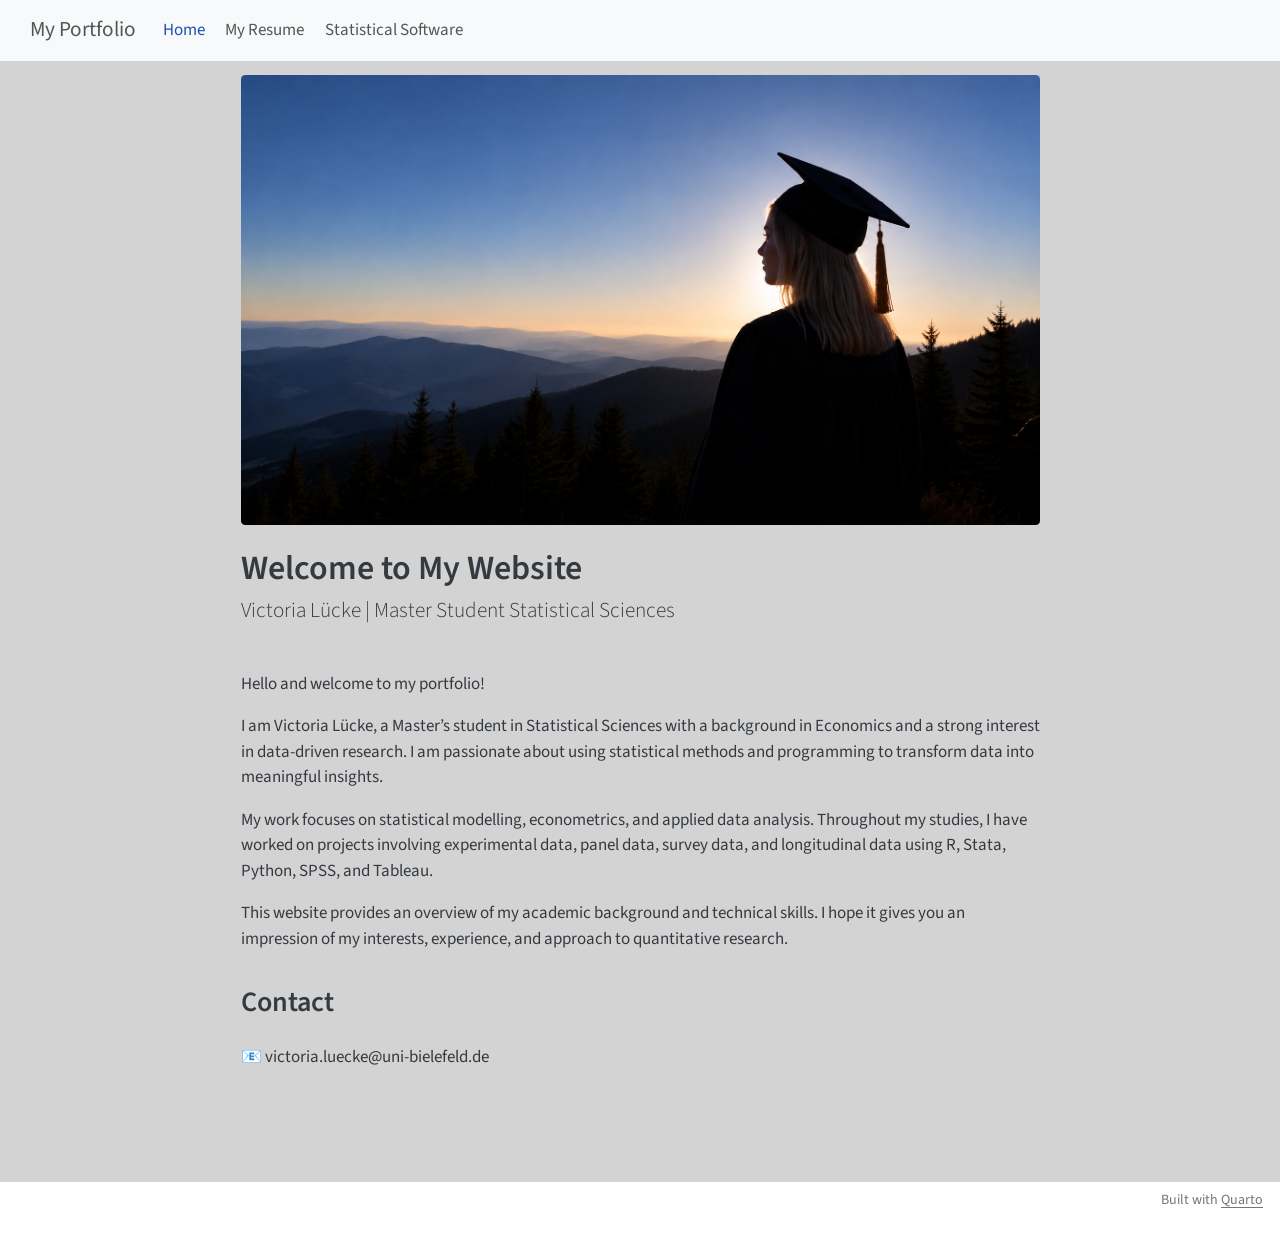
<file: docs/index.html>
<!DOCTYPE html>
<html xmlns="http://www.w3.org/1999/xhtml" lang="en" xml:lang="en"><head>

<meta charset="utf-8">
<meta name="generator" content="quarto-1.8.27">

<meta name="viewport" content="width=device-width, initial-scale=1.0, user-scalable=yes">


<title>Welcome to My Website – My Portfolio</title>
<style>
code{white-space: pre-wrap;}
span.smallcaps{font-variant: small-caps;}
div.columns{display: flex; gap: min(4vw, 1.5em);}
div.column{flex: auto; overflow-x: auto;}
div.hanging-indent{margin-left: 1.5em; text-indent: -1.5em;}
ul.task-list{list-style: none;}
ul.task-list li input[type="checkbox"] {
  width: 0.8em;
  margin: 0 0.8em 0.2em -1em; /* quarto-specific, see https://github.com/quarto-dev/quarto-cli/issues/4556 */ 
  vertical-align: middle;
}
</style>


<script src="site_libs/quarto-nav/quarto-nav.js"></script>
<script src="site_libs/quarto-nav/headroom.min.js"></script>
<script src="site_libs/clipboard/clipboard.min.js"></script>
<script src="site_libs/quarto-html/quarto.js" type="module"></script>
<script src="site_libs/quarto-html/tabsets/tabsets.js" type="module"></script>
<script src="site_libs/quarto-html/axe/axe-check.js" type="module"></script>
<script src="site_libs/quarto-html/popper.min.js"></script>
<script src="site_libs/quarto-html/tippy.umd.min.js"></script>
<link href="site_libs/quarto-html/tippy.css" rel="stylesheet">
<link href="site_libs/quarto-html/quarto-syntax-highlighting-ed96de9b727972fe78a7b5d16c58bf87.css" rel="stylesheet" id="quarto-text-highlighting-styles">
<script src="site_libs/bootstrap/bootstrap.min.js"></script>
<link href="site_libs/bootstrap/bootstrap-icons.css" rel="stylesheet">
<link href="site_libs/bootstrap/bootstrap-63fce1a2a72a3b06220822d30083bca0.min.css" rel="stylesheet" append-hash="true" id="quarto-bootstrap" data-mode="light">
<script id="quarto-search-options" type="application/json">{
  "language": {
    "search-no-results-text": "No results",
    "search-matching-documents-text": "matching documents",
    "search-copy-link-title": "Copy link to search",
    "search-hide-matches-text": "Hide additional matches",
    "search-more-match-text": "more match in this document",
    "search-more-matches-text": "more matches in this document",
    "search-clear-button-title": "Clear",
    "search-text-placeholder": "",
    "search-detached-cancel-button-title": "Cancel",
    "search-submit-button-title": "Submit",
    "search-label": "Search"
  }
}</script>


</head>

<body class="nav-fixed fullcontent quarto-light">

<div id="quarto-search-results"></div>
  <header id="quarto-header" class="headroom fixed-top">
    <nav class="navbar navbar-expand-lg " data-bs-theme="dark">
      <div class="navbar-container container-fluid">
      <div class="navbar-brand-container mx-auto">
    <a class="navbar-brand" href="./index.html">
    <span class="navbar-title">My Portfolio</span>
    </a>
  </div>
          <button class="navbar-toggler" type="button" data-bs-toggle="collapse" data-bs-target="#navbarCollapse" aria-controls="navbarCollapse" role="menu" aria-expanded="false" aria-label="Toggle navigation" onclick="if (window.quartoToggleHeadroom) { window.quartoToggleHeadroom(); }">
  <span class="navbar-toggler-icon"></span>
</button>
          <div class="collapse navbar-collapse" id="navbarCollapse">
            <ul class="navbar-nav navbar-nav-scroll me-auto">
  <li class="nav-item">
    <a class="nav-link active" href="./index.html" aria-current="page"> 
<span class="menu-text">Home</span></a>
  </li>  
  <li class="nav-item">
    <a class="nav-link" href="./about.html"> 
<span class="menu-text">My Resume</span></a>
  </li>  
  <li class="nav-item">
    <a class="nav-link" href="./software.html"> 
<span class="menu-text">Statistical Software</span></a>
  </li>  
</ul>
          </div> <!-- /navcollapse -->
            <div class="quarto-navbar-tools">
</div>
      </div> <!-- /container-fluid -->
    </nav>
</header>
<!-- content -->
<div id="quarto-content" class="quarto-container page-columns page-rows-contents page-layout-article page-navbar">
<!-- sidebar -->
<!-- margin-sidebar -->
    
<!-- main -->
<div class="quarto-about-marquee">
  <div class="about-image-container">
    <img src="images/IMG_7437 copy-02.JPG" class="about-image
  rounded " style="width: 100%;">
  </div>
  <div class="about-contents">
    <header id="title-block-header" class="quarto-title-block default">
<div class="quarto-title">
<h1 class="title">Welcome to My Website</h1>
<p class="subtitle lead">Victoria Lücke | Master Student Statistical Sciences</p>
</div>
<div class="quarto-title-meta">
  </div>
</header> <main class="content" id="quarto-document-content">
<p>Hello and welcome to my portfolio!</p>
<p>I am Victoria Lücke, a Master’s student in Statistical Sciences with a background in Economics and a strong interest in data-driven research. I am passionate about using statistical methods and programming to transform data into meaningful insights.</p>
<p>My work focuses on statistical modelling, econometrics, and applied data analysis. Throughout my studies, I have worked on projects involving experimental data, panel data, survey data, and longitudinal data using R, Stata, Python, SPSS, and Tableau.</p>
<p>This website provides an overview of my academic background and technical skills. I hope it gives you an impression of my interests, experience, and approach to quantitative research.</p>
<section id="contact" class="level2">
<h2 data-anchor-id="contact">Contact</h2>
<p>📧 victoria.luecke@uni-bielefeld.de</p>


</section>
</main> 
  </div>
</div>
 <!-- /main -->
<script id="quarto-html-after-body" type="application/javascript">
  window.document.addEventListener("DOMContentLoaded", function (event) {
    const isCodeAnnotation = (el) => {
      for (const clz of el.classList) {
        if (clz.startsWith('code-annotation-')) {                     
          return true;
        }
      }
      return false;
    }
    const onCopySuccess = function(e) {
      // button target
      const button = e.trigger;
      // don't keep focus
      button.blur();
      // flash "checked"
      button.classList.add('code-copy-button-checked');
      var currentTitle = button.getAttribute("title");
      button.setAttribute("title", "Copied!");
      let tooltip;
      if (window.bootstrap) {
        button.setAttribute("data-bs-toggle", "tooltip");
        button.setAttribute("data-bs-placement", "left");
        button.setAttribute("data-bs-title", "Copied!");
        tooltip = new bootstrap.Tooltip(button, 
          { trigger: "manual", 
            customClass: "code-copy-button-tooltip",
            offset: [0, -8]});
        tooltip.show();    
      }
      setTimeout(function() {
        if (tooltip) {
          tooltip.hide();
          button.removeAttribute("data-bs-title");
          button.removeAttribute("data-bs-toggle");
          button.removeAttribute("data-bs-placement");
        }
        button.setAttribute("title", currentTitle);
        button.classList.remove('code-copy-button-checked');
      }, 1000);
      // clear code selection
      e.clearSelection();
    }
    const getTextToCopy = function(trigger) {
      const outerScaffold = trigger.parentElement.cloneNode(true);
      const codeEl = outerScaffold.querySelector('code');
      for (const childEl of codeEl.children) {
        if (isCodeAnnotation(childEl)) {
          childEl.remove();
        }
      }
      return codeEl.innerText;
    }
    const clipboard = new window.ClipboardJS('.code-copy-button:not([data-in-quarto-modal])', {
      text: getTextToCopy
    });
    clipboard.on('success', onCopySuccess);
    if (window.document.getElementById('quarto-embedded-source-code-modal')) {
      const clipboardModal = new window.ClipboardJS('.code-copy-button[data-in-quarto-modal]', {
        text: getTextToCopy,
        container: window.document.getElementById('quarto-embedded-source-code-modal')
      });
      clipboardModal.on('success', onCopySuccess);
    }
      var localhostRegex = new RegExp(/^(?:http|https):\/\/localhost\:?[0-9]*\//);
      var mailtoRegex = new RegExp(/^mailto:/);
        var filterRegex = new RegExp('/' + window.location.host + '/');
      var isInternal = (href) => {
          return filterRegex.test(href) || localhostRegex.test(href) || mailtoRegex.test(href);
      }
      // Inspect non-navigation links and adorn them if external
     var links = window.document.querySelectorAll('a[href]:not(.nav-link):not(.navbar-brand):not(.toc-action):not(.sidebar-link):not(.sidebar-item-toggle):not(.pagination-link):not(.no-external):not([aria-hidden]):not(.dropdown-item):not(.quarto-navigation-tool):not(.about-link)');
      for (var i=0; i<links.length; i++) {
        const link = links[i];
        if (!isInternal(link.href)) {
          // undo the damage that might have been done by quarto-nav.js in the case of
          // links that we want to consider external
          if (link.dataset.originalHref !== undefined) {
            link.href = link.dataset.originalHref;
          }
        }
      }
    function tippyHover(el, contentFn, onTriggerFn, onUntriggerFn) {
      const config = {
        allowHTML: true,
        maxWidth: 500,
        delay: 100,
        arrow: false,
        appendTo: function(el) {
            return el.parentElement;
        },
        interactive: true,
        interactiveBorder: 10,
        theme: 'quarto',
        placement: 'bottom-start',
      };
      if (contentFn) {
        config.content = contentFn;
      }
      if (onTriggerFn) {
        config.onTrigger = onTriggerFn;
      }
      if (onUntriggerFn) {
        config.onUntrigger = onUntriggerFn;
      }
      window.tippy(el, config); 
    }
    const noterefs = window.document.querySelectorAll('a[role="doc-noteref"]');
    for (var i=0; i<noterefs.length; i++) {
      const ref = noterefs[i];
      tippyHover(ref, function() {
        // use id or data attribute instead here
        let href = ref.getAttribute('data-footnote-href') || ref.getAttribute('href');
        try { href = new URL(href).hash; } catch {}
        const id = href.replace(/^#\/?/, "");
        const note = window.document.getElementById(id);
        if (note) {
          return note.innerHTML;
        } else {
          return "";
        }
      });
    }
    const xrefs = window.document.querySelectorAll('a.quarto-xref');
    const processXRef = (id, note) => {
      // Strip column container classes
      const stripColumnClz = (el) => {
        el.classList.remove("page-full", "page-columns");
        if (el.children) {
          for (const child of el.children) {
            stripColumnClz(child);
          }
        }
      }
      stripColumnClz(note)
      if (id === null || id.startsWith('sec-')) {
        // Special case sections, only their first couple elements
        const container = document.createElement("div");
        if (note.children && note.children.length > 2) {
          container.appendChild(note.children[0].cloneNode(true));
          for (let i = 1; i < note.children.length; i++) {
            const child = note.children[i];
            if (child.tagName === "P" && child.innerText === "") {
              continue;
            } else {
              container.appendChild(child.cloneNode(true));
              break;
            }
          }
          if (window.Quarto?.typesetMath) {
            window.Quarto.typesetMath(container);
          }
          return container.innerHTML
        } else {
          if (window.Quarto?.typesetMath) {
            window.Quarto.typesetMath(note);
          }
          return note.innerHTML;
        }
      } else {
        // Remove any anchor links if they are present
        const anchorLink = note.querySelector('a.anchorjs-link');
        if (anchorLink) {
          anchorLink.remove();
        }
        if (window.Quarto?.typesetMath) {
          window.Quarto.typesetMath(note);
        }
        if (note.classList.contains("callout")) {
          return note.outerHTML;
        } else {
          return note.innerHTML;
        }
      }
    }
    for (var i=0; i<xrefs.length; i++) {
      const xref = xrefs[i];
      tippyHover(xref, undefined, function(instance) {
        instance.disable();
        let url = xref.getAttribute('href');
        let hash = undefined; 
        if (url.startsWith('#')) {
          hash = url;
        } else {
          try { hash = new URL(url).hash; } catch {}
        }
        if (hash) {
          const id = hash.replace(/^#\/?/, "");
          const note = window.document.getElementById(id);
          if (note !== null) {
            try {
              const html = processXRef(id, note.cloneNode(true));
              instance.setContent(html);
            } finally {
              instance.enable();
              instance.show();
            }
          } else {
            // See if we can fetch this
            fetch(url.split('#')[0])
            .then(res => res.text())
            .then(html => {
              const parser = new DOMParser();
              const htmlDoc = parser.parseFromString(html, "text/html");
              const note = htmlDoc.getElementById(id);
              if (note !== null) {
                const html = processXRef(id, note);
                instance.setContent(html);
              } 
            }).finally(() => {
              instance.enable();
              instance.show();
            });
          }
        } else {
          // See if we can fetch a full url (with no hash to target)
          // This is a special case and we should probably do some content thinning / targeting
          fetch(url)
          .then(res => res.text())
          .then(html => {
            const parser = new DOMParser();
            const htmlDoc = parser.parseFromString(html, "text/html");
            const note = htmlDoc.querySelector('main.content');
            if (note !== null) {
              // This should only happen for chapter cross references
              // (since there is no id in the URL)
              // remove the first header
              if (note.children.length > 0 && note.children[0].tagName === "HEADER") {
                note.children[0].remove();
              }
              const html = processXRef(null, note);
              instance.setContent(html);
            } 
          }).finally(() => {
            instance.enable();
            instance.show();
          });
        }
      }, function(instance) {
      });
    }
        let selectedAnnoteEl;
        const selectorForAnnotation = ( cell, annotation) => {
          let cellAttr = 'data-code-cell="' + cell + '"';
          let lineAttr = 'data-code-annotation="' +  annotation + '"';
          const selector = 'span[' + cellAttr + '][' + lineAttr + ']';
          return selector;
        }
        const selectCodeLines = (annoteEl) => {
          const doc = window.document;
          const targetCell = annoteEl.getAttribute("data-target-cell");
          const targetAnnotation = annoteEl.getAttribute("data-target-annotation");
          const annoteSpan = window.document.querySelector(selectorForAnnotation(targetCell, targetAnnotation));
          const lines = annoteSpan.getAttribute("data-code-lines").split(",");
          const lineIds = lines.map((line) => {
            return targetCell + "-" + line;
          })
          let top = null;
          let height = null;
          let parent = null;
          if (lineIds.length > 0) {
              //compute the position of the single el (top and bottom and make a div)
              const el = window.document.getElementById(lineIds[0]);
              top = el.offsetTop;
              height = el.offsetHeight;
              parent = el.parentElement.parentElement;
            if (lineIds.length > 1) {
              const lastEl = window.document.getElementById(lineIds[lineIds.length - 1]);
              const bottom = lastEl.offsetTop + lastEl.offsetHeight;
              height = bottom - top;
            }
            if (top !== null && height !== null && parent !== null) {
              // cook up a div (if necessary) and position it 
              let div = window.document.getElementById("code-annotation-line-highlight");
              if (div === null) {
                div = window.document.createElement("div");
                div.setAttribute("id", "code-annotation-line-highlight");
                div.style.position = 'absolute';
                parent.appendChild(div);
              }
              div.style.top = top - 2 + "px";
              div.style.height = height + 4 + "px";
              div.style.left = 0;
              let gutterDiv = window.document.getElementById("code-annotation-line-highlight-gutter");
              if (gutterDiv === null) {
                gutterDiv = window.document.createElement("div");
                gutterDiv.setAttribute("id", "code-annotation-line-highlight-gutter");
                gutterDiv.style.position = 'absolute';
                const codeCell = window.document.getElementById(targetCell);
                const gutter = codeCell.querySelector('.code-annotation-gutter');
                gutter.appendChild(gutterDiv);
              }
              gutterDiv.style.top = top - 2 + "px";
              gutterDiv.style.height = height + 4 + "px";
            }
            selectedAnnoteEl = annoteEl;
          }
        };
        const unselectCodeLines = () => {
          const elementsIds = ["code-annotation-line-highlight", "code-annotation-line-highlight-gutter"];
          elementsIds.forEach((elId) => {
            const div = window.document.getElementById(elId);
            if (div) {
              div.remove();
            }
          });
          selectedAnnoteEl = undefined;
        };
          // Handle positioning of the toggle
      window.addEventListener(
        "resize",
        throttle(() => {
          elRect = undefined;
          if (selectedAnnoteEl) {
            selectCodeLines(selectedAnnoteEl);
          }
        }, 10)
      );
      function throttle(fn, ms) {
      let throttle = false;
      let timer;
        return (...args) => {
          if(!throttle) { // first call gets through
              fn.apply(this, args);
              throttle = true;
          } else { // all the others get throttled
              if(timer) clearTimeout(timer); // cancel #2
              timer = setTimeout(() => {
                fn.apply(this, args);
                timer = throttle = false;
              }, ms);
          }
        };
      }
        // Attach click handler to the DT
        const annoteDls = window.document.querySelectorAll('dt[data-target-cell]');
        for (const annoteDlNode of annoteDls) {
          annoteDlNode.addEventListener('click', (event) => {
            const clickedEl = event.target;
            if (clickedEl !== selectedAnnoteEl) {
              unselectCodeLines();
              const activeEl = window.document.querySelector('dt[data-target-cell].code-annotation-active');
              if (activeEl) {
                activeEl.classList.remove('code-annotation-active');
              }
              selectCodeLines(clickedEl);
              clickedEl.classList.add('code-annotation-active');
            } else {
              // Unselect the line
              unselectCodeLines();
              clickedEl.classList.remove('code-annotation-active');
            }
          });
        }
    const findCites = (el) => {
      const parentEl = el.parentElement;
      if (parentEl) {
        const cites = parentEl.dataset.cites;
        if (cites) {
          return {
            el,
            cites: cites.split(' ')
          };
        } else {
          return findCites(el.parentElement)
        }
      } else {
        return undefined;
      }
    };
    var bibliorefs = window.document.querySelectorAll('a[role="doc-biblioref"]');
    for (var i=0; i<bibliorefs.length; i++) {
      const ref = bibliorefs[i];
      const citeInfo = findCites(ref);
      if (citeInfo) {
        tippyHover(citeInfo.el, function() {
          var popup = window.document.createElement('div');
          citeInfo.cites.forEach(function(cite) {
            var citeDiv = window.document.createElement('div');
            citeDiv.classList.add('hanging-indent');
            citeDiv.classList.add('csl-entry');
            var biblioDiv = window.document.getElementById('ref-' + cite);
            if (biblioDiv) {
              citeDiv.innerHTML = biblioDiv.innerHTML;
            }
            popup.appendChild(citeDiv);
          });
          return popup.innerHTML;
        });
      }
    }
  });
  </script>
</div> <!-- /content -->
<footer class="footer">
  <div class="nav-footer">
    <div class="nav-footer-left">
      &nbsp;
    </div>   
    <div class="nav-footer-center">
      &nbsp;
    </div>
    <div class="nav-footer-right">
<p>Built with <a href="https://quarto.org/">Quarto</a></p>
</div>
  </div>
</footer>




</body></html>
</file>
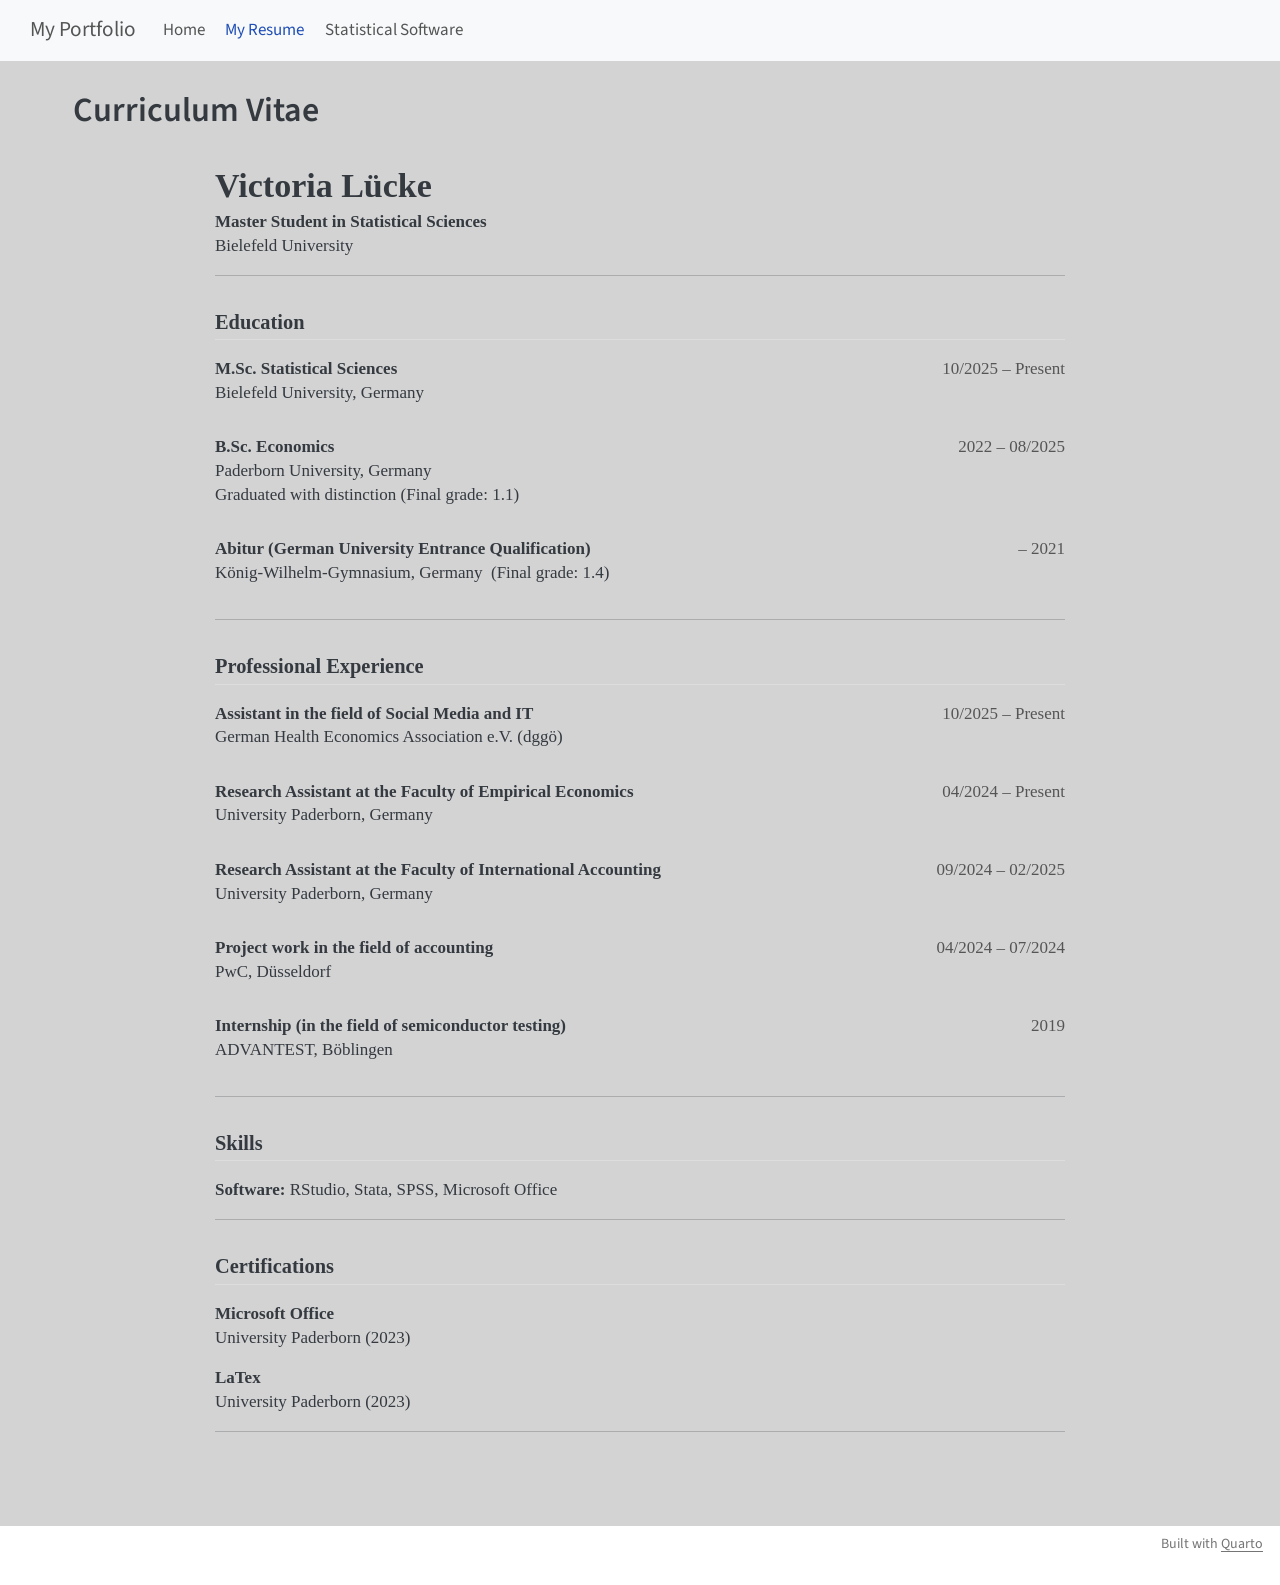
<file: docs/about.html>
<!DOCTYPE html>
<html xmlns="http://www.w3.org/1999/xhtml" lang="en" xml:lang="en"><head>

<meta charset="utf-8">
<meta name="generator" content="quarto-1.8.27">

<meta name="viewport" content="width=device-width, initial-scale=1.0, user-scalable=yes">


<title>Curriculum Vitae – My Portfolio</title>
<style>
code{white-space: pre-wrap;}
span.smallcaps{font-variant: small-caps;}
div.columns{display: flex; gap: min(4vw, 1.5em);}
div.column{flex: auto; overflow-x: auto;}
div.hanging-indent{margin-left: 1.5em; text-indent: -1.5em;}
ul.task-list{list-style: none;}
ul.task-list li input[type="checkbox"] {
  width: 0.8em;
  margin: 0 0.8em 0.2em -1em; /* quarto-specific, see https://github.com/quarto-dev/quarto-cli/issues/4556 */ 
  vertical-align: middle;
}
</style>


<script src="site_libs/quarto-nav/quarto-nav.js"></script>
<script src="site_libs/quarto-nav/headroom.min.js"></script>
<script src="site_libs/clipboard/clipboard.min.js"></script>
<script src="site_libs/quarto-html/quarto.js" type="module"></script>
<script src="site_libs/quarto-html/tabsets/tabsets.js" type="module"></script>
<script src="site_libs/quarto-html/axe/axe-check.js" type="module"></script>
<script src="site_libs/quarto-html/popper.min.js"></script>
<script src="site_libs/quarto-html/tippy.umd.min.js"></script>
<script src="site_libs/quarto-html/anchor.min.js"></script>
<link href="site_libs/quarto-html/tippy.css" rel="stylesheet">
<link href="site_libs/quarto-html/quarto-syntax-highlighting-ed96de9b727972fe78a7b5d16c58bf87.css" rel="stylesheet" id="quarto-text-highlighting-styles">
<script src="site_libs/bootstrap/bootstrap.min.js"></script>
<link href="site_libs/bootstrap/bootstrap-icons.css" rel="stylesheet">
<link href="site_libs/bootstrap/bootstrap-63fce1a2a72a3b06220822d30083bca0.min.css" rel="stylesheet" append-hash="true" id="quarto-bootstrap" data-mode="light">
<script id="quarto-search-options" type="application/json">{
  "language": {
    "search-no-results-text": "No results",
    "search-matching-documents-text": "matching documents",
    "search-copy-link-title": "Copy link to search",
    "search-hide-matches-text": "Hide additional matches",
    "search-more-match-text": "more match in this document",
    "search-more-matches-text": "more matches in this document",
    "search-clear-button-title": "Clear",
    "search-text-placeholder": "",
    "search-detached-cancel-button-title": "Cancel",
    "search-submit-button-title": "Submit",
    "search-label": "Search"
  }
}</script>


<link rel="stylesheet" href="cv-styles.css">
</head>

<body class="nav-fixed quarto-light">

<div id="quarto-search-results"></div>
  <header id="quarto-header" class="headroom fixed-top">
    <nav class="navbar navbar-expand-lg " data-bs-theme="dark">
      <div class="navbar-container container-fluid">
      <div class="navbar-brand-container mx-auto">
    <a class="navbar-brand" href="./index.html">
    <span class="navbar-title">My Portfolio</span>
    </a>
  </div>
          <button class="navbar-toggler" type="button" data-bs-toggle="collapse" data-bs-target="#navbarCollapse" aria-controls="navbarCollapse" role="menu" aria-expanded="false" aria-label="Toggle navigation" onclick="if (window.quartoToggleHeadroom) { window.quartoToggleHeadroom(); }">
  <span class="navbar-toggler-icon"></span>
</button>
          <div class="collapse navbar-collapse" id="navbarCollapse">
            <ul class="navbar-nav navbar-nav-scroll me-auto">
  <li class="nav-item">
    <a class="nav-link" href="./index.html"> 
<span class="menu-text">Home</span></a>
  </li>  
  <li class="nav-item">
    <a class="nav-link active" href="./about.html" aria-current="page"> 
<span class="menu-text">My Resume</span></a>
  </li>  
  <li class="nav-item">
    <a class="nav-link" href="./software.html"> 
<span class="menu-text">Statistical Software</span></a>
  </li>  
</ul>
          </div> <!-- /navcollapse -->
            <div class="quarto-navbar-tools">
</div>
      </div> <!-- /container-fluid -->
    </nav>
</header>
<!-- content -->
<div id="quarto-content" class="quarto-container page-columns page-rows-contents page-layout-full page-navbar">
<!-- sidebar -->
<!-- margin-sidebar -->
    
<!-- main -->
<main class="content column-page" id="quarto-document-content">

<header id="title-block-header" class="quarto-title-block default">
<div class="quarto-title">
<h1 class="title">Curriculum Vitae</h1>
</div>



<div class="quarto-title-meta column-page">

    
  
    
  </div>
  


</header>


<section id="victoria-lücke" class="level1 cv-container">
<h1>Victoria Lücke</h1>
<p><strong>Master Student in Statistical Sciences</strong><br>
Bielefeld University</p>
<hr>
<section id="education" class="level2">
<h2 class="anchored" data-anchor-id="education">Education</h2>
<div class="cv-item">
<div class="cv-left">
<p><strong>M.Sc. Statistical Sciences</strong><br>
Bielefeld University, Germany</p>
</div>
<div class="cv-right">
<p>10/2025 – Present</p>
</div>
</div>
<div class="cv-item">
<div class="cv-left">
<p><strong>B.Sc. Economics</strong><br>
Paderborn University, Germany<br>
Graduated with distinction (Final grade: 1.1)</p>
</div>
<div class="cv-right">
<p>2022 – 08/2025</p>
</div>
</div>
<div class="cv-item">
<div class="cv-left">
<p><strong>Abitur (German University Entrance Qualification)</strong><br>
König-Wilhelm-Gymnasium, Germany&nbsp; (Final grade: 1.4)</p>
</div>
<div class="cv-right">
<p>– 2021</p>
</div>
</div>
<hr>
</section>
<section id="professional-experience" class="level2">
<h2 class="anchored" data-anchor-id="professional-experience">Professional Experience</h2>
<div class="cv-item">
<div class="cv-left">
<p><strong>Assistant in the field of Social Media and IT</strong><br>
German Health Economics Association e.V. (dggö)</p>
</div>
<div class="cv-right">
<p>10/2025 – Present</p>
</div>
</div>
<div class="cv-item">
<div class="cv-left">
<p><strong>Research Assistant at the Faculty of Empirical Economics</strong><br>
University Paderborn, Germany</p>
</div>
<div class="cv-right">
<p>04/2024 – Present</p>
</div>
</div>
<div class="cv-item">
<div class="cv-left">
<p><strong>Research Assistant at the Faculty of International Accounting</strong><br>
University Paderborn, Germany</p>
</div>
<div class="cv-right">
<p>09/2024 – 02/2025</p>
</div>
</div>
<div class="cv-item">
<div class="cv-left">
<p><strong>Project work in the field of accounting</strong><br>
PwC, Düsseldorf</p>
</div>
<div class="cv-right">
<p>04/2024 – 07/2024</p>
</div>
</div>
<div class="cv-item">
<div class="cv-left">
<p><strong>Internship (in the field of semiconductor testing)</strong><br>
ADVANTEST, Böblingen</p>
</div>
<div class="cv-right">
<p>2019</p>
</div>
</div>
<hr>
</section>
<section id="skills" class="level2">
<h2 class="anchored" data-anchor-id="skills">Skills</h2>
<p><strong>Software:</strong> RStudio, Stata, SPSS, Microsoft Office</p>
<hr>
</section>
<section id="certifications" class="level2">
<h2 class="anchored" data-anchor-id="certifications">Certifications</h2>
<p><strong>Microsoft Office</strong><br>
University Paderborn (2023)</p>
<p><strong>LaTex</strong><br>
University Paderborn (2023)</p>
<hr>


</section>
</section>

</main> <!-- /main -->
<script id="quarto-html-after-body" type="application/javascript">
  window.document.addEventListener("DOMContentLoaded", function (event) {
    const icon = "";
    const anchorJS = new window.AnchorJS();
    anchorJS.options = {
      placement: 'right',
      icon: icon
    };
    anchorJS.add('.anchored');
    const isCodeAnnotation = (el) => {
      for (const clz of el.classList) {
        if (clz.startsWith('code-annotation-')) {                     
          return true;
        }
      }
      return false;
    }
    const onCopySuccess = function(e) {
      // button target
      const button = e.trigger;
      // don't keep focus
      button.blur();
      // flash "checked"
      button.classList.add('code-copy-button-checked');
      var currentTitle = button.getAttribute("title");
      button.setAttribute("title", "Copied!");
      let tooltip;
      if (window.bootstrap) {
        button.setAttribute("data-bs-toggle", "tooltip");
        button.setAttribute("data-bs-placement", "left");
        button.setAttribute("data-bs-title", "Copied!");
        tooltip = new bootstrap.Tooltip(button, 
          { trigger: "manual", 
            customClass: "code-copy-button-tooltip",
            offset: [0, -8]});
        tooltip.show();    
      }
      setTimeout(function() {
        if (tooltip) {
          tooltip.hide();
          button.removeAttribute("data-bs-title");
          button.removeAttribute("data-bs-toggle");
          button.removeAttribute("data-bs-placement");
        }
        button.setAttribute("title", currentTitle);
        button.classList.remove('code-copy-button-checked');
      }, 1000);
      // clear code selection
      e.clearSelection();
    }
    const getTextToCopy = function(trigger) {
      const outerScaffold = trigger.parentElement.cloneNode(true);
      const codeEl = outerScaffold.querySelector('code');
      for (const childEl of codeEl.children) {
        if (isCodeAnnotation(childEl)) {
          childEl.remove();
        }
      }
      return codeEl.innerText;
    }
    const clipboard = new window.ClipboardJS('.code-copy-button:not([data-in-quarto-modal])', {
      text: getTextToCopy
    });
    clipboard.on('success', onCopySuccess);
    if (window.document.getElementById('quarto-embedded-source-code-modal')) {
      const clipboardModal = new window.ClipboardJS('.code-copy-button[data-in-quarto-modal]', {
        text: getTextToCopy,
        container: window.document.getElementById('quarto-embedded-source-code-modal')
      });
      clipboardModal.on('success', onCopySuccess);
    }
      var localhostRegex = new RegExp(/^(?:http|https):\/\/localhost\:?[0-9]*\//);
      var mailtoRegex = new RegExp(/^mailto:/);
        var filterRegex = new RegExp('/' + window.location.host + '/');
      var isInternal = (href) => {
          return filterRegex.test(href) || localhostRegex.test(href) || mailtoRegex.test(href);
      }
      // Inspect non-navigation links and adorn them if external
     var links = window.document.querySelectorAll('a[href]:not(.nav-link):not(.navbar-brand):not(.toc-action):not(.sidebar-link):not(.sidebar-item-toggle):not(.pagination-link):not(.no-external):not([aria-hidden]):not(.dropdown-item):not(.quarto-navigation-tool):not(.about-link)');
      for (var i=0; i<links.length; i++) {
        const link = links[i];
        if (!isInternal(link.href)) {
          // undo the damage that might have been done by quarto-nav.js in the case of
          // links that we want to consider external
          if (link.dataset.originalHref !== undefined) {
            link.href = link.dataset.originalHref;
          }
        }
      }
    function tippyHover(el, contentFn, onTriggerFn, onUntriggerFn) {
      const config = {
        allowHTML: true,
        maxWidth: 500,
        delay: 100,
        arrow: false,
        appendTo: function(el) {
            return el.parentElement;
        },
        interactive: true,
        interactiveBorder: 10,
        theme: 'quarto',
        placement: 'bottom-start',
      };
      if (contentFn) {
        config.content = contentFn;
      }
      if (onTriggerFn) {
        config.onTrigger = onTriggerFn;
      }
      if (onUntriggerFn) {
        config.onUntrigger = onUntriggerFn;
      }
      window.tippy(el, config); 
    }
    const noterefs = window.document.querySelectorAll('a[role="doc-noteref"]');
    for (var i=0; i<noterefs.length; i++) {
      const ref = noterefs[i];
      tippyHover(ref, function() {
        // use id or data attribute instead here
        let href = ref.getAttribute('data-footnote-href') || ref.getAttribute('href');
        try { href = new URL(href).hash; } catch {}
        const id = href.replace(/^#\/?/, "");
        const note = window.document.getElementById(id);
        if (note) {
          return note.innerHTML;
        } else {
          return "";
        }
      });
    }
    const xrefs = window.document.querySelectorAll('a.quarto-xref');
    const processXRef = (id, note) => {
      // Strip column container classes
      const stripColumnClz = (el) => {
        el.classList.remove("page-full", "page-columns");
        if (el.children) {
          for (const child of el.children) {
            stripColumnClz(child);
          }
        }
      }
      stripColumnClz(note)
      if (id === null || id.startsWith('sec-')) {
        // Special case sections, only their first couple elements
        const container = document.createElement("div");
        if (note.children && note.children.length > 2) {
          container.appendChild(note.children[0].cloneNode(true));
          for (let i = 1; i < note.children.length; i++) {
            const child = note.children[i];
            if (child.tagName === "P" && child.innerText === "") {
              continue;
            } else {
              container.appendChild(child.cloneNode(true));
              break;
            }
          }
          if (window.Quarto?.typesetMath) {
            window.Quarto.typesetMath(container);
          }
          return container.innerHTML
        } else {
          if (window.Quarto?.typesetMath) {
            window.Quarto.typesetMath(note);
          }
          return note.innerHTML;
        }
      } else {
        // Remove any anchor links if they are present
        const anchorLink = note.querySelector('a.anchorjs-link');
        if (anchorLink) {
          anchorLink.remove();
        }
        if (window.Quarto?.typesetMath) {
          window.Quarto.typesetMath(note);
        }
        if (note.classList.contains("callout")) {
          return note.outerHTML;
        } else {
          return note.innerHTML;
        }
      }
    }
    for (var i=0; i<xrefs.length; i++) {
      const xref = xrefs[i];
      tippyHover(xref, undefined, function(instance) {
        instance.disable();
        let url = xref.getAttribute('href');
        let hash = undefined; 
        if (url.startsWith('#')) {
          hash = url;
        } else {
          try { hash = new URL(url).hash; } catch {}
        }
        if (hash) {
          const id = hash.replace(/^#\/?/, "");
          const note = window.document.getElementById(id);
          if (note !== null) {
            try {
              const html = processXRef(id, note.cloneNode(true));
              instance.setContent(html);
            } finally {
              instance.enable();
              instance.show();
            }
          } else {
            // See if we can fetch this
            fetch(url.split('#')[0])
            .then(res => res.text())
            .then(html => {
              const parser = new DOMParser();
              const htmlDoc = parser.parseFromString(html, "text/html");
              const note = htmlDoc.getElementById(id);
              if (note !== null) {
                const html = processXRef(id, note);
                instance.setContent(html);
              } 
            }).finally(() => {
              instance.enable();
              instance.show();
            });
          }
        } else {
          // See if we can fetch a full url (with no hash to target)
          // This is a special case and we should probably do some content thinning / targeting
          fetch(url)
          .then(res => res.text())
          .then(html => {
            const parser = new DOMParser();
            const htmlDoc = parser.parseFromString(html, "text/html");
            const note = htmlDoc.querySelector('main.content');
            if (note !== null) {
              // This should only happen for chapter cross references
              // (since there is no id in the URL)
              // remove the first header
              if (note.children.length > 0 && note.children[0].tagName === "HEADER") {
                note.children[0].remove();
              }
              const html = processXRef(null, note);
              instance.setContent(html);
            } 
          }).finally(() => {
            instance.enable();
            instance.show();
          });
        }
      }, function(instance) {
      });
    }
        let selectedAnnoteEl;
        const selectorForAnnotation = ( cell, annotation) => {
          let cellAttr = 'data-code-cell="' + cell + '"';
          let lineAttr = 'data-code-annotation="' +  annotation + '"';
          const selector = 'span[' + cellAttr + '][' + lineAttr + ']';
          return selector;
        }
        const selectCodeLines = (annoteEl) => {
          const doc = window.document;
          const targetCell = annoteEl.getAttribute("data-target-cell");
          const targetAnnotation = annoteEl.getAttribute("data-target-annotation");
          const annoteSpan = window.document.querySelector(selectorForAnnotation(targetCell, targetAnnotation));
          const lines = annoteSpan.getAttribute("data-code-lines").split(",");
          const lineIds = lines.map((line) => {
            return targetCell + "-" + line;
          })
          let top = null;
          let height = null;
          let parent = null;
          if (lineIds.length > 0) {
              //compute the position of the single el (top and bottom and make a div)
              const el = window.document.getElementById(lineIds[0]);
              top = el.offsetTop;
              height = el.offsetHeight;
              parent = el.parentElement.parentElement;
            if (lineIds.length > 1) {
              const lastEl = window.document.getElementById(lineIds[lineIds.length - 1]);
              const bottom = lastEl.offsetTop + lastEl.offsetHeight;
              height = bottom - top;
            }
            if (top !== null && height !== null && parent !== null) {
              // cook up a div (if necessary) and position it 
              let div = window.document.getElementById("code-annotation-line-highlight");
              if (div === null) {
                div = window.document.createElement("div");
                div.setAttribute("id", "code-annotation-line-highlight");
                div.style.position = 'absolute';
                parent.appendChild(div);
              }
              div.style.top = top - 2 + "px";
              div.style.height = height + 4 + "px";
              div.style.left = 0;
              let gutterDiv = window.document.getElementById("code-annotation-line-highlight-gutter");
              if (gutterDiv === null) {
                gutterDiv = window.document.createElement("div");
                gutterDiv.setAttribute("id", "code-annotation-line-highlight-gutter");
                gutterDiv.style.position = 'absolute';
                const codeCell = window.document.getElementById(targetCell);
                const gutter = codeCell.querySelector('.code-annotation-gutter');
                gutter.appendChild(gutterDiv);
              }
              gutterDiv.style.top = top - 2 + "px";
              gutterDiv.style.height = height + 4 + "px";
            }
            selectedAnnoteEl = annoteEl;
          }
        };
        const unselectCodeLines = () => {
          const elementsIds = ["code-annotation-line-highlight", "code-annotation-line-highlight-gutter"];
          elementsIds.forEach((elId) => {
            const div = window.document.getElementById(elId);
            if (div) {
              div.remove();
            }
          });
          selectedAnnoteEl = undefined;
        };
          // Handle positioning of the toggle
      window.addEventListener(
        "resize",
        throttle(() => {
          elRect = undefined;
          if (selectedAnnoteEl) {
            selectCodeLines(selectedAnnoteEl);
          }
        }, 10)
      );
      function throttle(fn, ms) {
      let throttle = false;
      let timer;
        return (...args) => {
          if(!throttle) { // first call gets through
              fn.apply(this, args);
              throttle = true;
          } else { // all the others get throttled
              if(timer) clearTimeout(timer); // cancel #2
              timer = setTimeout(() => {
                fn.apply(this, args);
                timer = throttle = false;
              }, ms);
          }
        };
      }
        // Attach click handler to the DT
        const annoteDls = window.document.querySelectorAll('dt[data-target-cell]');
        for (const annoteDlNode of annoteDls) {
          annoteDlNode.addEventListener('click', (event) => {
            const clickedEl = event.target;
            if (clickedEl !== selectedAnnoteEl) {
              unselectCodeLines();
              const activeEl = window.document.querySelector('dt[data-target-cell].code-annotation-active');
              if (activeEl) {
                activeEl.classList.remove('code-annotation-active');
              }
              selectCodeLines(clickedEl);
              clickedEl.classList.add('code-annotation-active');
            } else {
              // Unselect the line
              unselectCodeLines();
              clickedEl.classList.remove('code-annotation-active');
            }
          });
        }
    const findCites = (el) => {
      const parentEl = el.parentElement;
      if (parentEl) {
        const cites = parentEl.dataset.cites;
        if (cites) {
          return {
            el,
            cites: cites.split(' ')
          };
        } else {
          return findCites(el.parentElement)
        }
      } else {
        return undefined;
      }
    };
    var bibliorefs = window.document.querySelectorAll('a[role="doc-biblioref"]');
    for (var i=0; i<bibliorefs.length; i++) {
      const ref = bibliorefs[i];
      const citeInfo = findCites(ref);
      if (citeInfo) {
        tippyHover(citeInfo.el, function() {
          var popup = window.document.createElement('div');
          citeInfo.cites.forEach(function(cite) {
            var citeDiv = window.document.createElement('div');
            citeDiv.classList.add('hanging-indent');
            citeDiv.classList.add('csl-entry');
            var biblioDiv = window.document.getElementById('ref-' + cite);
            if (biblioDiv) {
              citeDiv.innerHTML = biblioDiv.innerHTML;
            }
            popup.appendChild(citeDiv);
          });
          return popup.innerHTML;
        });
      }
    }
  });
  </script>
</div> <!-- /content -->
<footer class="footer">
  <div class="nav-footer">
    <div class="nav-footer-left">
      &nbsp;
    </div>   
    <div class="nav-footer-center">
      &nbsp;
    </div>
    <div class="nav-footer-right">
<p>Built with <a href="https://quarto.org/">Quarto</a></p>
</div>
  </div>
</footer>




</body></html>
</file>
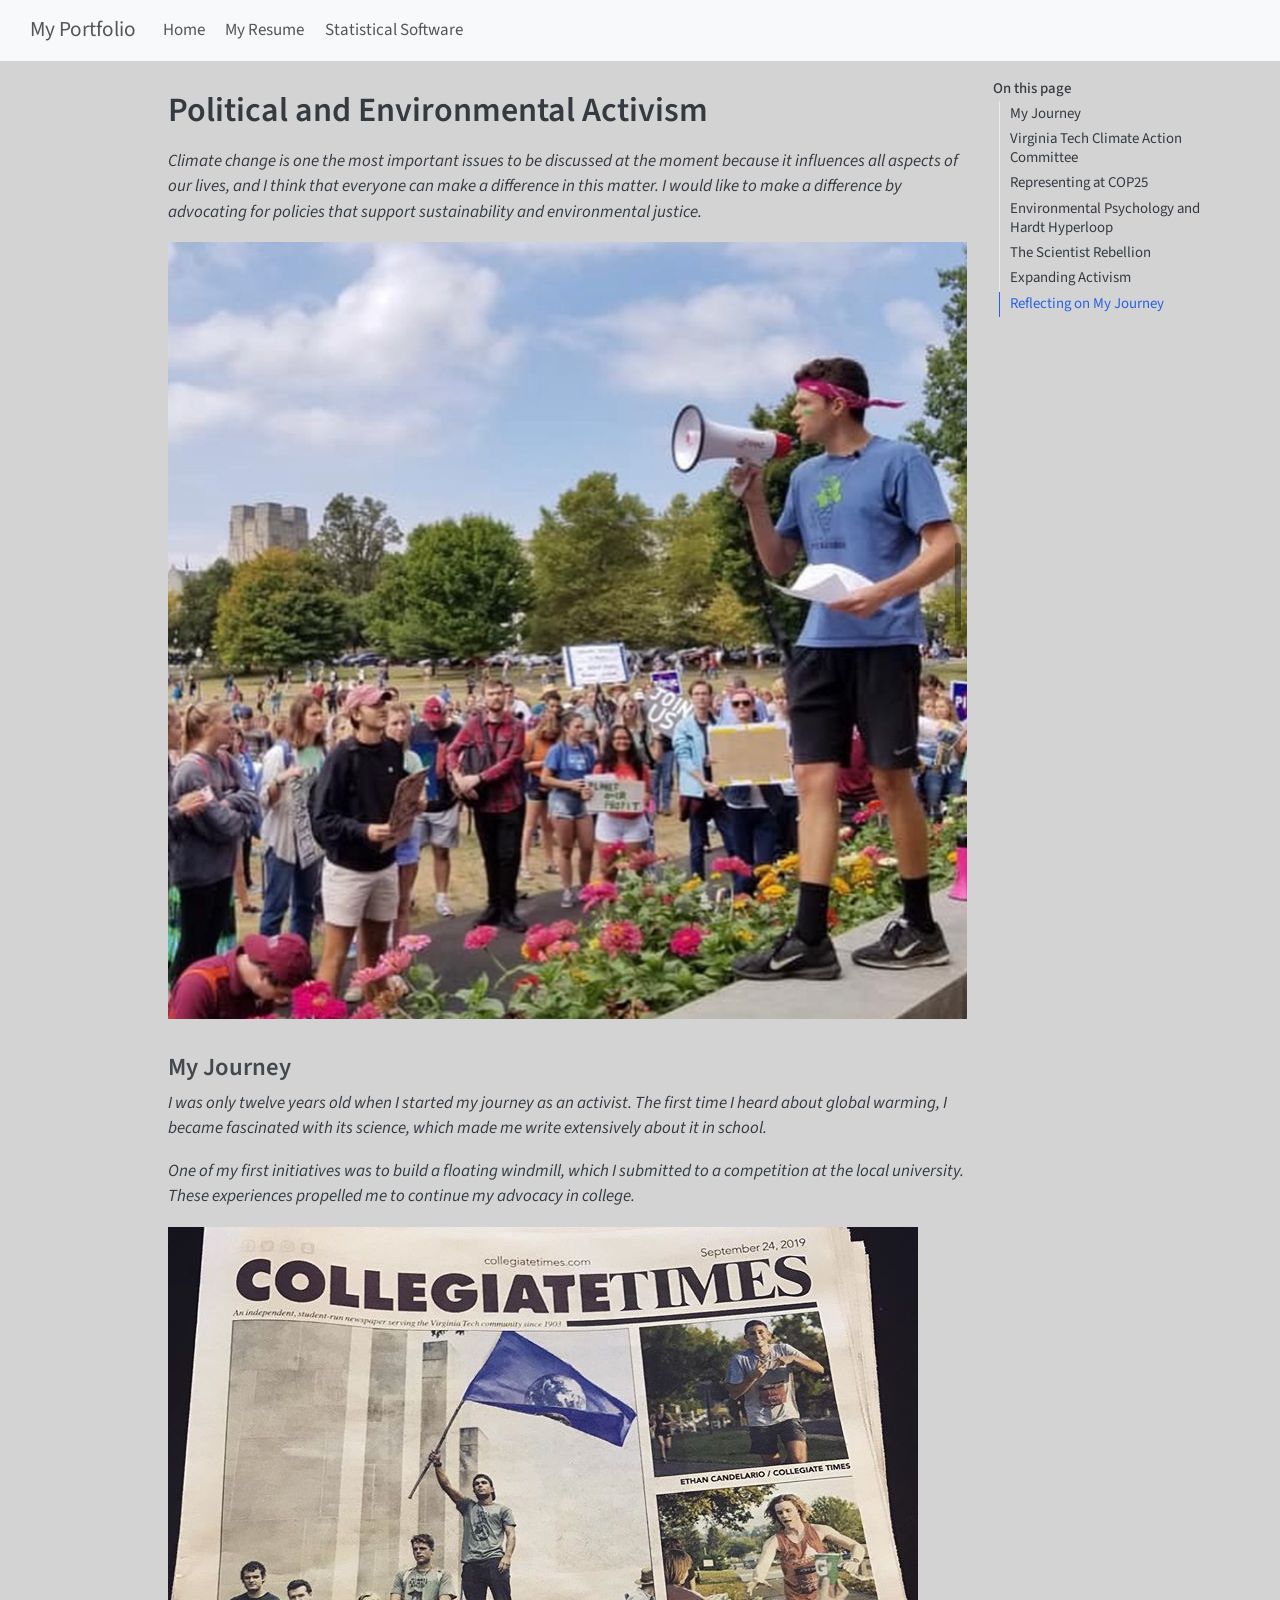
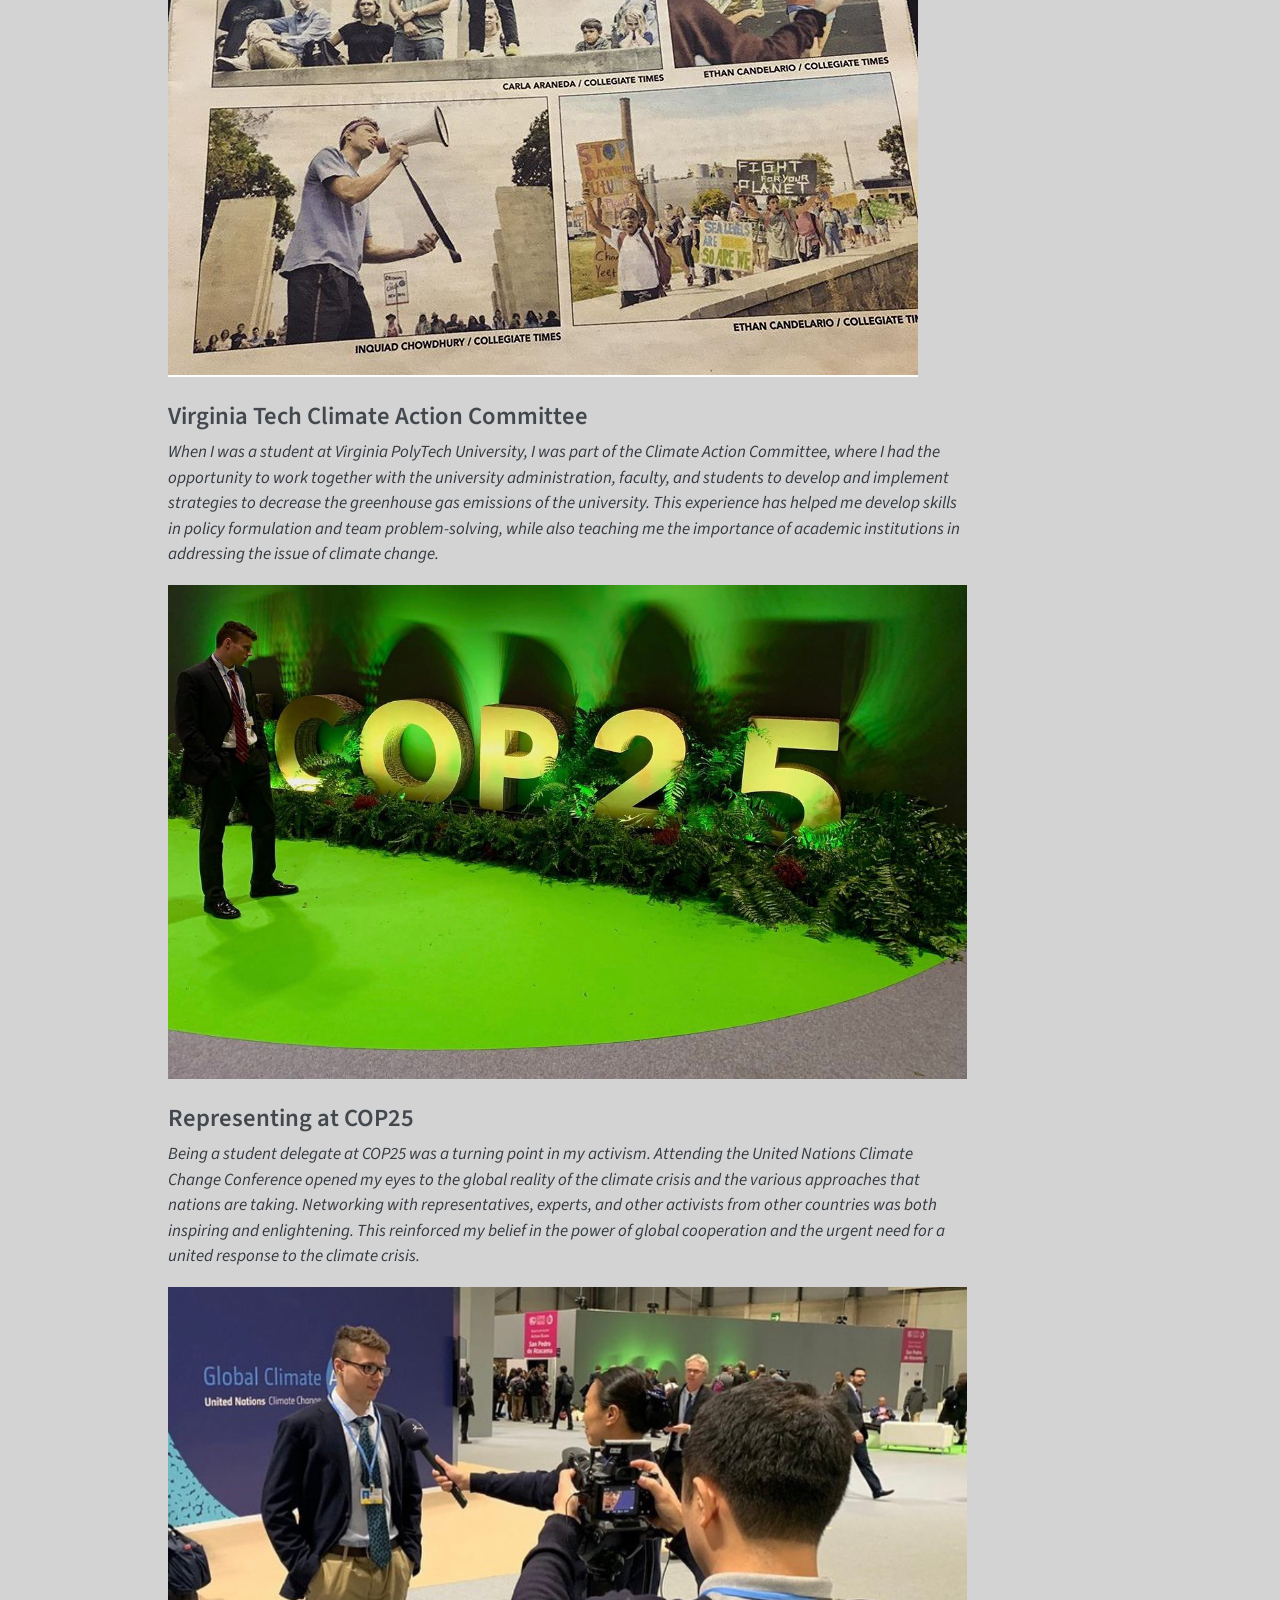
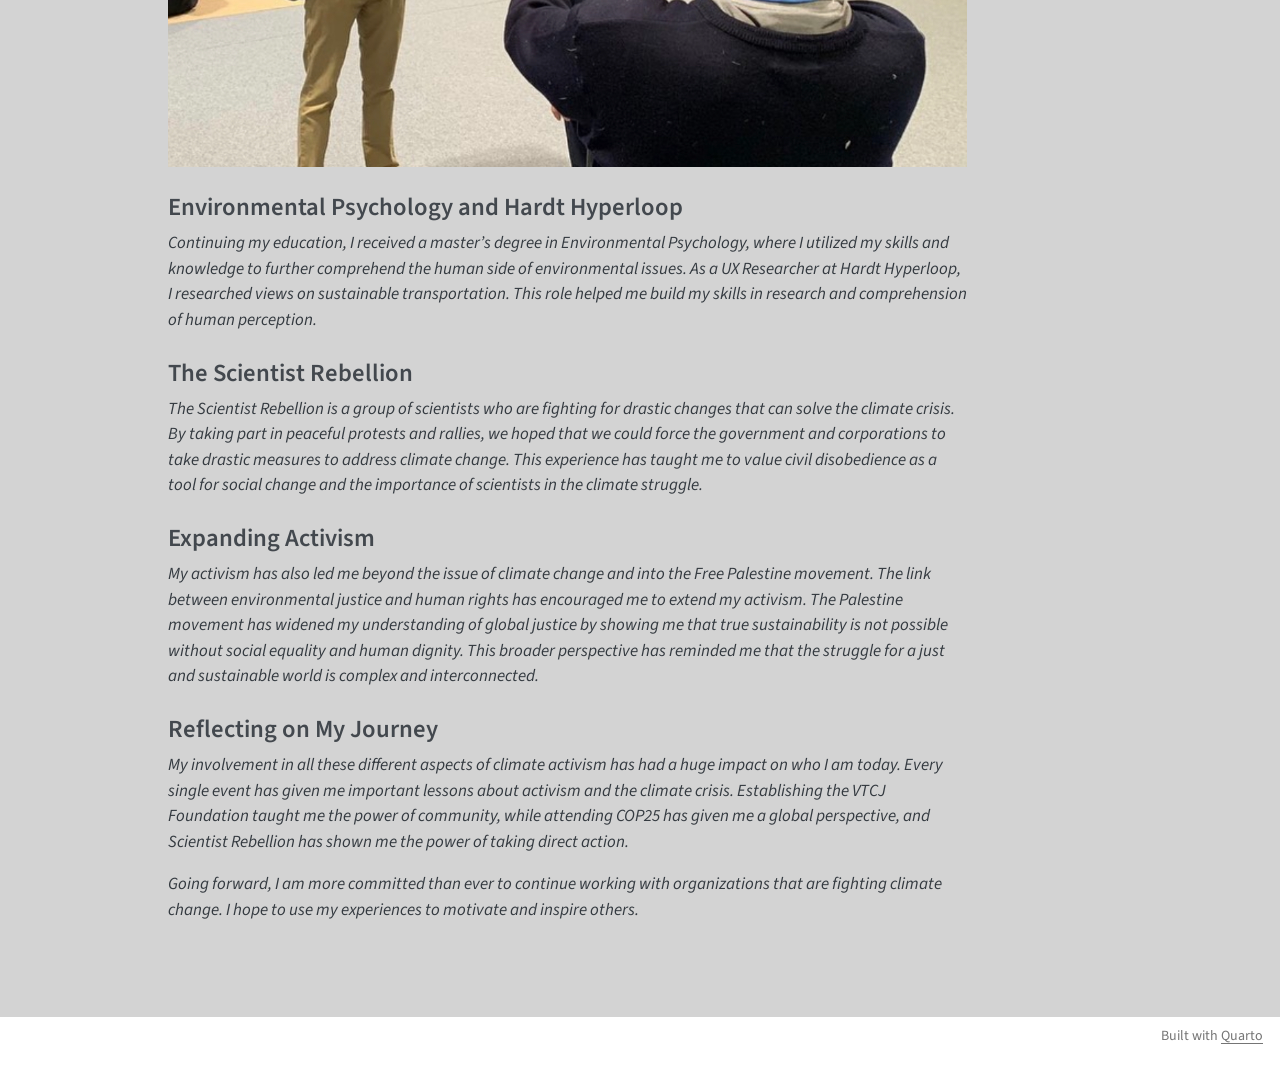
<file: docs/active.html>
<!DOCTYPE html>
<html xmlns="http://www.w3.org/1999/xhtml" lang="en" xml:lang="en"><head>

<meta charset="utf-8">
<meta name="generator" content="quarto-1.8.27">

<meta name="viewport" content="width=device-width, initial-scale=1.0, user-scalable=yes">


<title>Political and Environmental Activism – My Portfolio</title>
<style>
code{white-space: pre-wrap;}
span.smallcaps{font-variant: small-caps;}
div.columns{display: flex; gap: min(4vw, 1.5em);}
div.column{flex: auto; overflow-x: auto;}
div.hanging-indent{margin-left: 1.5em; text-indent: -1.5em;}
ul.task-list{list-style: none;}
ul.task-list li input[type="checkbox"] {
  width: 0.8em;
  margin: 0 0.8em 0.2em -1em; /* quarto-specific, see https://github.com/quarto-dev/quarto-cli/issues/4556 */ 
  vertical-align: middle;
}
</style>


<script src="site_libs/quarto-nav/quarto-nav.js"></script>
<script src="site_libs/quarto-nav/headroom.min.js"></script>
<script src="site_libs/clipboard/clipboard.min.js"></script>
<script src="site_libs/quarto-html/quarto.js" type="module"></script>
<script src="site_libs/quarto-html/tabsets/tabsets.js" type="module"></script>
<script src="site_libs/quarto-html/axe/axe-check.js" type="module"></script>
<script src="site_libs/quarto-html/popper.min.js"></script>
<script src="site_libs/quarto-html/tippy.umd.min.js"></script>
<script src="site_libs/quarto-html/anchor.min.js"></script>
<link href="site_libs/quarto-html/tippy.css" rel="stylesheet">
<link href="site_libs/quarto-html/quarto-syntax-highlighting-ed96de9b727972fe78a7b5d16c58bf87.css" rel="stylesheet" id="quarto-text-highlighting-styles">
<script src="site_libs/bootstrap/bootstrap.min.js"></script>
<link href="site_libs/bootstrap/bootstrap-icons.css" rel="stylesheet">
<link href="site_libs/bootstrap/bootstrap-63fce1a2a72a3b06220822d30083bca0.min.css" rel="stylesheet" append-hash="true" id="quarto-bootstrap" data-mode="light">
<script id="quarto-search-options" type="application/json">{
  "language": {
    "search-no-results-text": "No results",
    "search-matching-documents-text": "matching documents",
    "search-copy-link-title": "Copy link to search",
    "search-hide-matches-text": "Hide additional matches",
    "search-more-match-text": "more match in this document",
    "search-more-matches-text": "more matches in this document",
    "search-clear-button-title": "Clear",
    "search-text-placeholder": "",
    "search-detached-cancel-button-title": "Cancel",
    "search-submit-button-title": "Submit",
    "search-label": "Search"
  }
}</script>


</head>

<body class="nav-fixed quarto-light">

<div id="quarto-search-results"></div>
  <header id="quarto-header" class="headroom fixed-top">
    <nav class="navbar navbar-expand-lg " data-bs-theme="dark">
      <div class="navbar-container container-fluid">
      <div class="navbar-brand-container mx-auto">
    <a class="navbar-brand" href="./index.html">
    <span class="navbar-title">My Portfolio</span>
    </a>
  </div>
          <button class="navbar-toggler" type="button" data-bs-toggle="collapse" data-bs-target="#navbarCollapse" aria-controls="navbarCollapse" role="menu" aria-expanded="false" aria-label="Toggle navigation" onclick="if (window.quartoToggleHeadroom) { window.quartoToggleHeadroom(); }">
  <span class="navbar-toggler-icon"></span>
</button>
          <div class="collapse navbar-collapse" id="navbarCollapse">
            <ul class="navbar-nav navbar-nav-scroll me-auto">
  <li class="nav-item">
    <a class="nav-link" href="./index.html"> 
<span class="menu-text">Home</span></a>
  </li>  
  <li class="nav-item">
    <a class="nav-link" href="./about.html"> 
<span class="menu-text">My Resume</span></a>
  </li>  
  <li class="nav-item">
    <a class="nav-link" href="./software.html"> 
<span class="menu-text">Statistical Software</span></a>
  </li>  
</ul>
          </div> <!-- /navcollapse -->
            <div class="quarto-navbar-tools">
</div>
      </div> <!-- /container-fluid -->
    </nav>
</header>
<!-- content -->
<div id="quarto-content" class="quarto-container page-columns page-rows-contents page-layout-article page-navbar">
<!-- sidebar -->
<!-- margin-sidebar -->
    <div id="quarto-margin-sidebar" class="sidebar margin-sidebar">
        <nav id="TOC" role="doc-toc" class="toc-active">
    <h2 id="toc-title">On this page</h2>
   
  <ul>
  <li><a href="#my-journey" id="toc-my-journey" class="nav-link active" data-scroll-target="#my-journey">My Journey</a></li>
  <li><a href="#virginia-tech-climate-action-committee" id="toc-virginia-tech-climate-action-committee" class="nav-link" data-scroll-target="#virginia-tech-climate-action-committee">Virginia Tech Climate Action Committee</a></li>
  <li><a href="#representing-at-cop25" id="toc-representing-at-cop25" class="nav-link" data-scroll-target="#representing-at-cop25">Representing at COP25</a></li>
  <li><a href="#environmental-psychology-and-hardt-hyperloop" id="toc-environmental-psychology-and-hardt-hyperloop" class="nav-link" data-scroll-target="#environmental-psychology-and-hardt-hyperloop">Environmental Psychology and Hardt Hyperloop</a></li>
  <li><a href="#the-scientist-rebellion" id="toc-the-scientist-rebellion" class="nav-link" data-scroll-target="#the-scientist-rebellion">The Scientist Rebellion</a></li>
  <li><a href="#expanding-activism" id="toc-expanding-activism" class="nav-link" data-scroll-target="#expanding-activism">Expanding Activism</a></li>
  <li><a href="#reflecting-on-my-journey" id="toc-reflecting-on-my-journey" class="nav-link" data-scroll-target="#reflecting-on-my-journey">Reflecting on My Journey</a></li>
  </ul>
</nav>
    </div>
<!-- main -->
<main class="content" id="quarto-document-content">

<header id="title-block-header" class="quarto-title-block default">
<div class="quarto-title">
<h1 class="title">Political and Environmental Activism</h1>
</div>



<div class="quarto-title-meta">

    
  
    
  </div>
  


</header>


<p><em>Climate change is one the most important issues to be discussed at the moment because it influences all aspects of our lives, and I think that everyone can make a difference in this matter. I would like to make a difference by advocating for policies that support sustainability and environmental justice.</em></p>
<p><img src="images/IMG_1519 2.jpg" class="img-fluid"></p>
<section id="my-journey" class="level3">
<h3 class="anchored" data-anchor-id="my-journey">My Journey</h3>
<p><em>I was only twelve years old when I started my journey as an activist. The first time I heard about global warming, I became fascinated with its science, which made me write extensively about it in school.</em></p>
<p><em>One of my first initiatives was to build a floating windmill, which I submitted to a competition at the local university. These experiences propelled me to continue my advocacy in college.</em></p>
<p><img src="images/IMG_6247.JPG" class="img-fluid"></p>
</section>
<section id="virginia-tech-climate-action-committee" class="level3">
<h3 class="anchored" data-anchor-id="virginia-tech-climate-action-committee">Virginia Tech Climate Action Committee</h3>
<p><em>When I was a student at Virginia PolyTech University, I was part of the Climate Action Committee, where I had the opportunity to work together with the university administration, faculty, and students to develop and implement strategies to decrease the greenhouse gas emissions of the university. This experience has helped me develop skills in policy formulation and team problem-solving, while also teaching me the importance of academic institutions in addressing the issue of climate change.</em></p>
<p><img src="images/IMG_1520.jpg" class="img-fluid"></p>
</section>
<section id="representing-at-cop25" class="level3">
<h3 class="anchored" data-anchor-id="representing-at-cop25">Representing at COP25</h3>
<p><em>Being a student delegate at COP25 was a turning point in my activism. Attending the United Nations Climate Change Conference opened my eyes to the global reality of the climate crisis and the various approaches that nations are taking. Networking with representatives, experts, and other activists from other countries was both inspiring and enlightening. This reinforced my belief in the power of global cooperation and the urgent need for a united response to the climate crisis.</em></p>
<p><img src="images/IMG_1521.jpg" class="img-fluid"></p>
</section>
<section id="environmental-psychology-and-hardt-hyperloop" class="level3">
<h3 class="anchored" data-anchor-id="environmental-psychology-and-hardt-hyperloop">Environmental Psychology and Hardt Hyperloop</h3>
<p><em>Continuing my education, I received a master’s degree in Environmental Psychology, where I utilized my skills and knowledge to further comprehend the human side of environmental issues. As a UX Researcher at Hardt Hyperloop, I researched views on sustainable transportation. This role helped me build my skills in research and comprehension of human perception.</em></p>
</section>
<section id="the-scientist-rebellion" class="level3">
<h3 class="anchored" data-anchor-id="the-scientist-rebellion">The Scientist Rebellion</h3>
<p><em>The Scientist Rebellion is a group of scientists who are fighting for drastic changes that can solve the climate crisis. By taking part in peaceful protests and rallies, we hoped that we could force the government and corporations to take drastic measures to address climate change. This experience has taught me to value civil disobedience as a tool for social change and the importance of scientists in the climate struggle.</em></p>
</section>
<section id="expanding-activism" class="level3">
<h3 class="anchored" data-anchor-id="expanding-activism">Expanding Activism</h3>
<p><em>My activism has also led me beyond the issue of climate change and into the Free Palestine movement. The link between environmental justice and human rights has encouraged me to extend my activism. The Palestine movement has widened my understanding of global justice by showing me that true sustainability is not possible without social equality and human dignity. This broader perspective has reminded me that the struggle for a just and sustainable world is complex and interconnected.</em></p>
</section>
<section id="reflecting-on-my-journey" class="level3">
<h3 class="anchored" data-anchor-id="reflecting-on-my-journey">Reflecting on My Journey</h3>
<p><em>My involvement in all these different aspects of climate activism has had a huge impact on who I am today. Every single event has given me important lessons about activism and the climate crisis. Establishing the VTCJ Foundation taught me the power of community, while attending COP25 has given me a global perspective, and Scientist Rebellion has shown me the power of taking direct action.</em></p>
<p><em>Going forward, I am more committed than ever to continue working with organizations that are fighting climate change. I hope to use my experiences to motivate and inspire others.</em></p>


</section>

</main> <!-- /main -->
<script id="quarto-html-after-body" type="application/javascript">
  window.document.addEventListener("DOMContentLoaded", function (event) {
    const icon = "";
    const anchorJS = new window.AnchorJS();
    anchorJS.options = {
      placement: 'right',
      icon: icon
    };
    anchorJS.add('.anchored');
    const isCodeAnnotation = (el) => {
      for (const clz of el.classList) {
        if (clz.startsWith('code-annotation-')) {                     
          return true;
        }
      }
      return false;
    }
    const onCopySuccess = function(e) {
      // button target
      const button = e.trigger;
      // don't keep focus
      button.blur();
      // flash "checked"
      button.classList.add('code-copy-button-checked');
      var currentTitle = button.getAttribute("title");
      button.setAttribute("title", "Copied!");
      let tooltip;
      if (window.bootstrap) {
        button.setAttribute("data-bs-toggle", "tooltip");
        button.setAttribute("data-bs-placement", "left");
        button.setAttribute("data-bs-title", "Copied!");
        tooltip = new bootstrap.Tooltip(button, 
          { trigger: "manual", 
            customClass: "code-copy-button-tooltip",
            offset: [0, -8]});
        tooltip.show();    
      }
      setTimeout(function() {
        if (tooltip) {
          tooltip.hide();
          button.removeAttribute("data-bs-title");
          button.removeAttribute("data-bs-toggle");
          button.removeAttribute("data-bs-placement");
        }
        button.setAttribute("title", currentTitle);
        button.classList.remove('code-copy-button-checked');
      }, 1000);
      // clear code selection
      e.clearSelection();
    }
    const getTextToCopy = function(trigger) {
      const outerScaffold = trigger.parentElement.cloneNode(true);
      const codeEl = outerScaffold.querySelector('code');
      for (const childEl of codeEl.children) {
        if (isCodeAnnotation(childEl)) {
          childEl.remove();
        }
      }
      return codeEl.innerText;
    }
    const clipboard = new window.ClipboardJS('.code-copy-button:not([data-in-quarto-modal])', {
      text: getTextToCopy
    });
    clipboard.on('success', onCopySuccess);
    if (window.document.getElementById('quarto-embedded-source-code-modal')) {
      const clipboardModal = new window.ClipboardJS('.code-copy-button[data-in-quarto-modal]', {
        text: getTextToCopy,
        container: window.document.getElementById('quarto-embedded-source-code-modal')
      });
      clipboardModal.on('success', onCopySuccess);
    }
      var localhostRegex = new RegExp(/^(?:http|https):\/\/localhost\:?[0-9]*\//);
      var mailtoRegex = new RegExp(/^mailto:/);
        var filterRegex = new RegExp('/' + window.location.host + '/');
      var isInternal = (href) => {
          return filterRegex.test(href) || localhostRegex.test(href) || mailtoRegex.test(href);
      }
      // Inspect non-navigation links and adorn them if external
     var links = window.document.querySelectorAll('a[href]:not(.nav-link):not(.navbar-brand):not(.toc-action):not(.sidebar-link):not(.sidebar-item-toggle):not(.pagination-link):not(.no-external):not([aria-hidden]):not(.dropdown-item):not(.quarto-navigation-tool):not(.about-link)');
      for (var i=0; i<links.length; i++) {
        const link = links[i];
        if (!isInternal(link.href)) {
          // undo the damage that might have been done by quarto-nav.js in the case of
          // links that we want to consider external
          if (link.dataset.originalHref !== undefined) {
            link.href = link.dataset.originalHref;
          }
        }
      }
    function tippyHover(el, contentFn, onTriggerFn, onUntriggerFn) {
      const config = {
        allowHTML: true,
        maxWidth: 500,
        delay: 100,
        arrow: false,
        appendTo: function(el) {
            return el.parentElement;
        },
        interactive: true,
        interactiveBorder: 10,
        theme: 'quarto',
        placement: 'bottom-start',
      };
      if (contentFn) {
        config.content = contentFn;
      }
      if (onTriggerFn) {
        config.onTrigger = onTriggerFn;
      }
      if (onUntriggerFn) {
        config.onUntrigger = onUntriggerFn;
      }
      window.tippy(el, config); 
    }
    const noterefs = window.document.querySelectorAll('a[role="doc-noteref"]');
    for (var i=0; i<noterefs.length; i++) {
      const ref = noterefs[i];
      tippyHover(ref, function() {
        // use id or data attribute instead here
        let href = ref.getAttribute('data-footnote-href') || ref.getAttribute('href');
        try { href = new URL(href).hash; } catch {}
        const id = href.replace(/^#\/?/, "");
        const note = window.document.getElementById(id);
        if (note) {
          return note.innerHTML;
        } else {
          return "";
        }
      });
    }
    const xrefs = window.document.querySelectorAll('a.quarto-xref');
    const processXRef = (id, note) => {
      // Strip column container classes
      const stripColumnClz = (el) => {
        el.classList.remove("page-full", "page-columns");
        if (el.children) {
          for (const child of el.children) {
            stripColumnClz(child);
          }
        }
      }
      stripColumnClz(note)
      if (id === null || id.startsWith('sec-')) {
        // Special case sections, only their first couple elements
        const container = document.createElement("div");
        if (note.children && note.children.length > 2) {
          container.appendChild(note.children[0].cloneNode(true));
          for (let i = 1; i < note.children.length; i++) {
            const child = note.children[i];
            if (child.tagName === "P" && child.innerText === "") {
              continue;
            } else {
              container.appendChild(child.cloneNode(true));
              break;
            }
          }
          if (window.Quarto?.typesetMath) {
            window.Quarto.typesetMath(container);
          }
          return container.innerHTML
        } else {
          if (window.Quarto?.typesetMath) {
            window.Quarto.typesetMath(note);
          }
          return note.innerHTML;
        }
      } else {
        // Remove any anchor links if they are present
        const anchorLink = note.querySelector('a.anchorjs-link');
        if (anchorLink) {
          anchorLink.remove();
        }
        if (window.Quarto?.typesetMath) {
          window.Quarto.typesetMath(note);
        }
        if (note.classList.contains("callout")) {
          return note.outerHTML;
        } else {
          return note.innerHTML;
        }
      }
    }
    for (var i=0; i<xrefs.length; i++) {
      const xref = xrefs[i];
      tippyHover(xref, undefined, function(instance) {
        instance.disable();
        let url = xref.getAttribute('href');
        let hash = undefined; 
        if (url.startsWith('#')) {
          hash = url;
        } else {
          try { hash = new URL(url).hash; } catch {}
        }
        if (hash) {
          const id = hash.replace(/^#\/?/, "");
          const note = window.document.getElementById(id);
          if (note !== null) {
            try {
              const html = processXRef(id, note.cloneNode(true));
              instance.setContent(html);
            } finally {
              instance.enable();
              instance.show();
            }
          } else {
            // See if we can fetch this
            fetch(url.split('#')[0])
            .then(res => res.text())
            .then(html => {
              const parser = new DOMParser();
              const htmlDoc = parser.parseFromString(html, "text/html");
              const note = htmlDoc.getElementById(id);
              if (note !== null) {
                const html = processXRef(id, note);
                instance.setContent(html);
              } 
            }).finally(() => {
              instance.enable();
              instance.show();
            });
          }
        } else {
          // See if we can fetch a full url (with no hash to target)
          // This is a special case and we should probably do some content thinning / targeting
          fetch(url)
          .then(res => res.text())
          .then(html => {
            const parser = new DOMParser();
            const htmlDoc = parser.parseFromString(html, "text/html");
            const note = htmlDoc.querySelector('main.content');
            if (note !== null) {
              // This should only happen for chapter cross references
              // (since there is no id in the URL)
              // remove the first header
              if (note.children.length > 0 && note.children[0].tagName === "HEADER") {
                note.children[0].remove();
              }
              const html = processXRef(null, note);
              instance.setContent(html);
            } 
          }).finally(() => {
            instance.enable();
            instance.show();
          });
        }
      }, function(instance) {
      });
    }
        let selectedAnnoteEl;
        const selectorForAnnotation = ( cell, annotation) => {
          let cellAttr = 'data-code-cell="' + cell + '"';
          let lineAttr = 'data-code-annotation="' +  annotation + '"';
          const selector = 'span[' + cellAttr + '][' + lineAttr + ']';
          return selector;
        }
        const selectCodeLines = (annoteEl) => {
          const doc = window.document;
          const targetCell = annoteEl.getAttribute("data-target-cell");
          const targetAnnotation = annoteEl.getAttribute("data-target-annotation");
          const annoteSpan = window.document.querySelector(selectorForAnnotation(targetCell, targetAnnotation));
          const lines = annoteSpan.getAttribute("data-code-lines").split(",");
          const lineIds = lines.map((line) => {
            return targetCell + "-" + line;
          })
          let top = null;
          let height = null;
          let parent = null;
          if (lineIds.length > 0) {
              //compute the position of the single el (top and bottom and make a div)
              const el = window.document.getElementById(lineIds[0]);
              top = el.offsetTop;
              height = el.offsetHeight;
              parent = el.parentElement.parentElement;
            if (lineIds.length > 1) {
              const lastEl = window.document.getElementById(lineIds[lineIds.length - 1]);
              const bottom = lastEl.offsetTop + lastEl.offsetHeight;
              height = bottom - top;
            }
            if (top !== null && height !== null && parent !== null) {
              // cook up a div (if necessary) and position it 
              let div = window.document.getElementById("code-annotation-line-highlight");
              if (div === null) {
                div = window.document.createElement("div");
                div.setAttribute("id", "code-annotation-line-highlight");
                div.style.position = 'absolute';
                parent.appendChild(div);
              }
              div.style.top = top - 2 + "px";
              div.style.height = height + 4 + "px";
              div.style.left = 0;
              let gutterDiv = window.document.getElementById("code-annotation-line-highlight-gutter");
              if (gutterDiv === null) {
                gutterDiv = window.document.createElement("div");
                gutterDiv.setAttribute("id", "code-annotation-line-highlight-gutter");
                gutterDiv.style.position = 'absolute';
                const codeCell = window.document.getElementById(targetCell);
                const gutter = codeCell.querySelector('.code-annotation-gutter');
                gutter.appendChild(gutterDiv);
              }
              gutterDiv.style.top = top - 2 + "px";
              gutterDiv.style.height = height + 4 + "px";
            }
            selectedAnnoteEl = annoteEl;
          }
        };
        const unselectCodeLines = () => {
          const elementsIds = ["code-annotation-line-highlight", "code-annotation-line-highlight-gutter"];
          elementsIds.forEach((elId) => {
            const div = window.document.getElementById(elId);
            if (div) {
              div.remove();
            }
          });
          selectedAnnoteEl = undefined;
        };
          // Handle positioning of the toggle
      window.addEventListener(
        "resize",
        throttle(() => {
          elRect = undefined;
          if (selectedAnnoteEl) {
            selectCodeLines(selectedAnnoteEl);
          }
        }, 10)
      );
      function throttle(fn, ms) {
      let throttle = false;
      let timer;
        return (...args) => {
          if(!throttle) { // first call gets through
              fn.apply(this, args);
              throttle = true;
          } else { // all the others get throttled
              if(timer) clearTimeout(timer); // cancel #2
              timer = setTimeout(() => {
                fn.apply(this, args);
                timer = throttle = false;
              }, ms);
          }
        };
      }
        // Attach click handler to the DT
        const annoteDls = window.document.querySelectorAll('dt[data-target-cell]');
        for (const annoteDlNode of annoteDls) {
          annoteDlNode.addEventListener('click', (event) => {
            const clickedEl = event.target;
            if (clickedEl !== selectedAnnoteEl) {
              unselectCodeLines();
              const activeEl = window.document.querySelector('dt[data-target-cell].code-annotation-active');
              if (activeEl) {
                activeEl.classList.remove('code-annotation-active');
              }
              selectCodeLines(clickedEl);
              clickedEl.classList.add('code-annotation-active');
            } else {
              // Unselect the line
              unselectCodeLines();
              clickedEl.classList.remove('code-annotation-active');
            }
          });
        }
    const findCites = (el) => {
      const parentEl = el.parentElement;
      if (parentEl) {
        const cites = parentEl.dataset.cites;
        if (cites) {
          return {
            el,
            cites: cites.split(' ')
          };
        } else {
          return findCites(el.parentElement)
        }
      } else {
        return undefined;
      }
    };
    var bibliorefs = window.document.querySelectorAll('a[role="doc-biblioref"]');
    for (var i=0; i<bibliorefs.length; i++) {
      const ref = bibliorefs[i];
      const citeInfo = findCites(ref);
      if (citeInfo) {
        tippyHover(citeInfo.el, function() {
          var popup = window.document.createElement('div');
          citeInfo.cites.forEach(function(cite) {
            var citeDiv = window.document.createElement('div');
            citeDiv.classList.add('hanging-indent');
            citeDiv.classList.add('csl-entry');
            var biblioDiv = window.document.getElementById('ref-' + cite);
            if (biblioDiv) {
              citeDiv.innerHTML = biblioDiv.innerHTML;
            }
            popup.appendChild(citeDiv);
          });
          return popup.innerHTML;
        });
      }
    }
  });
  </script>
</div> <!-- /content -->
<footer class="footer">
  <div class="nav-footer">
    <div class="nav-footer-left">
      &nbsp;
    </div>   
    <div class="nav-footer-center">
      &nbsp;
    </div>
    <div class="nav-footer-right">
<p>Built with <a href="https://quarto.org/">Quarto</a></p>
</div>
  </div>
</footer>




</body></html>
</file>
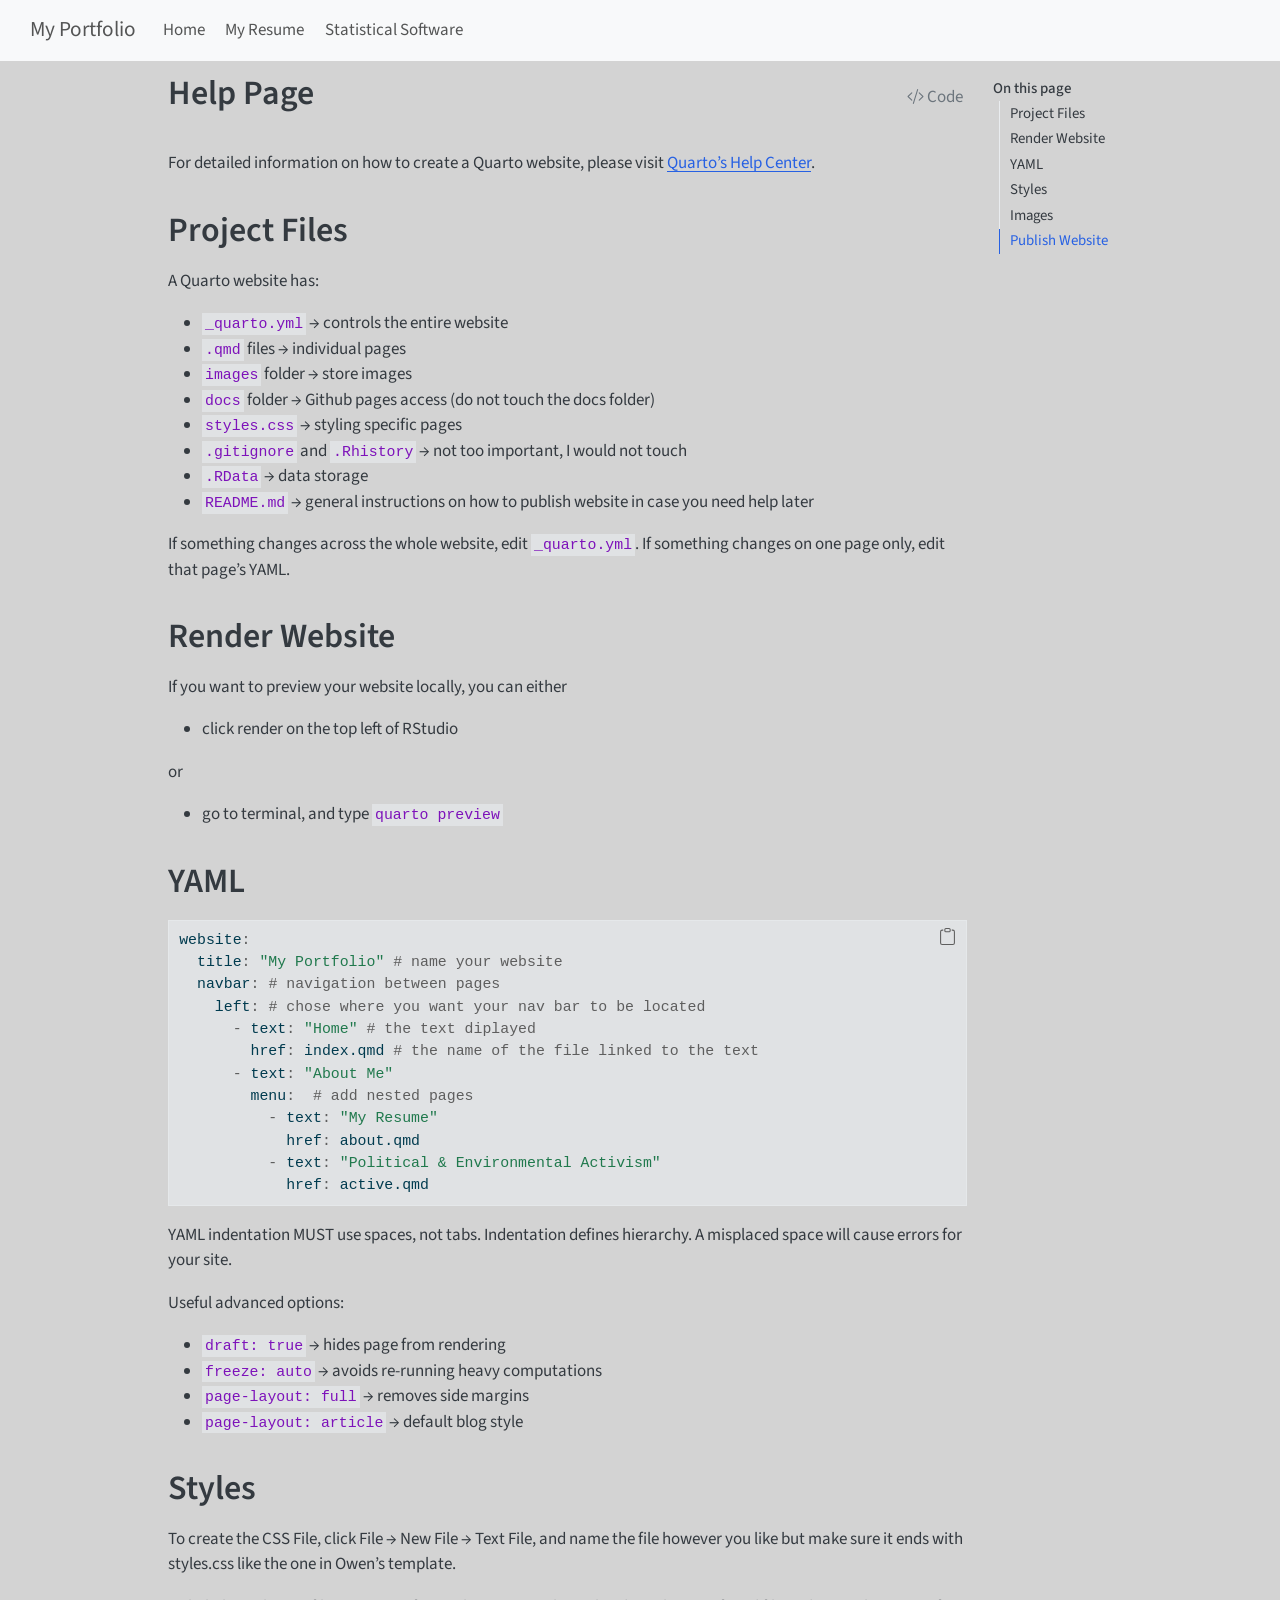
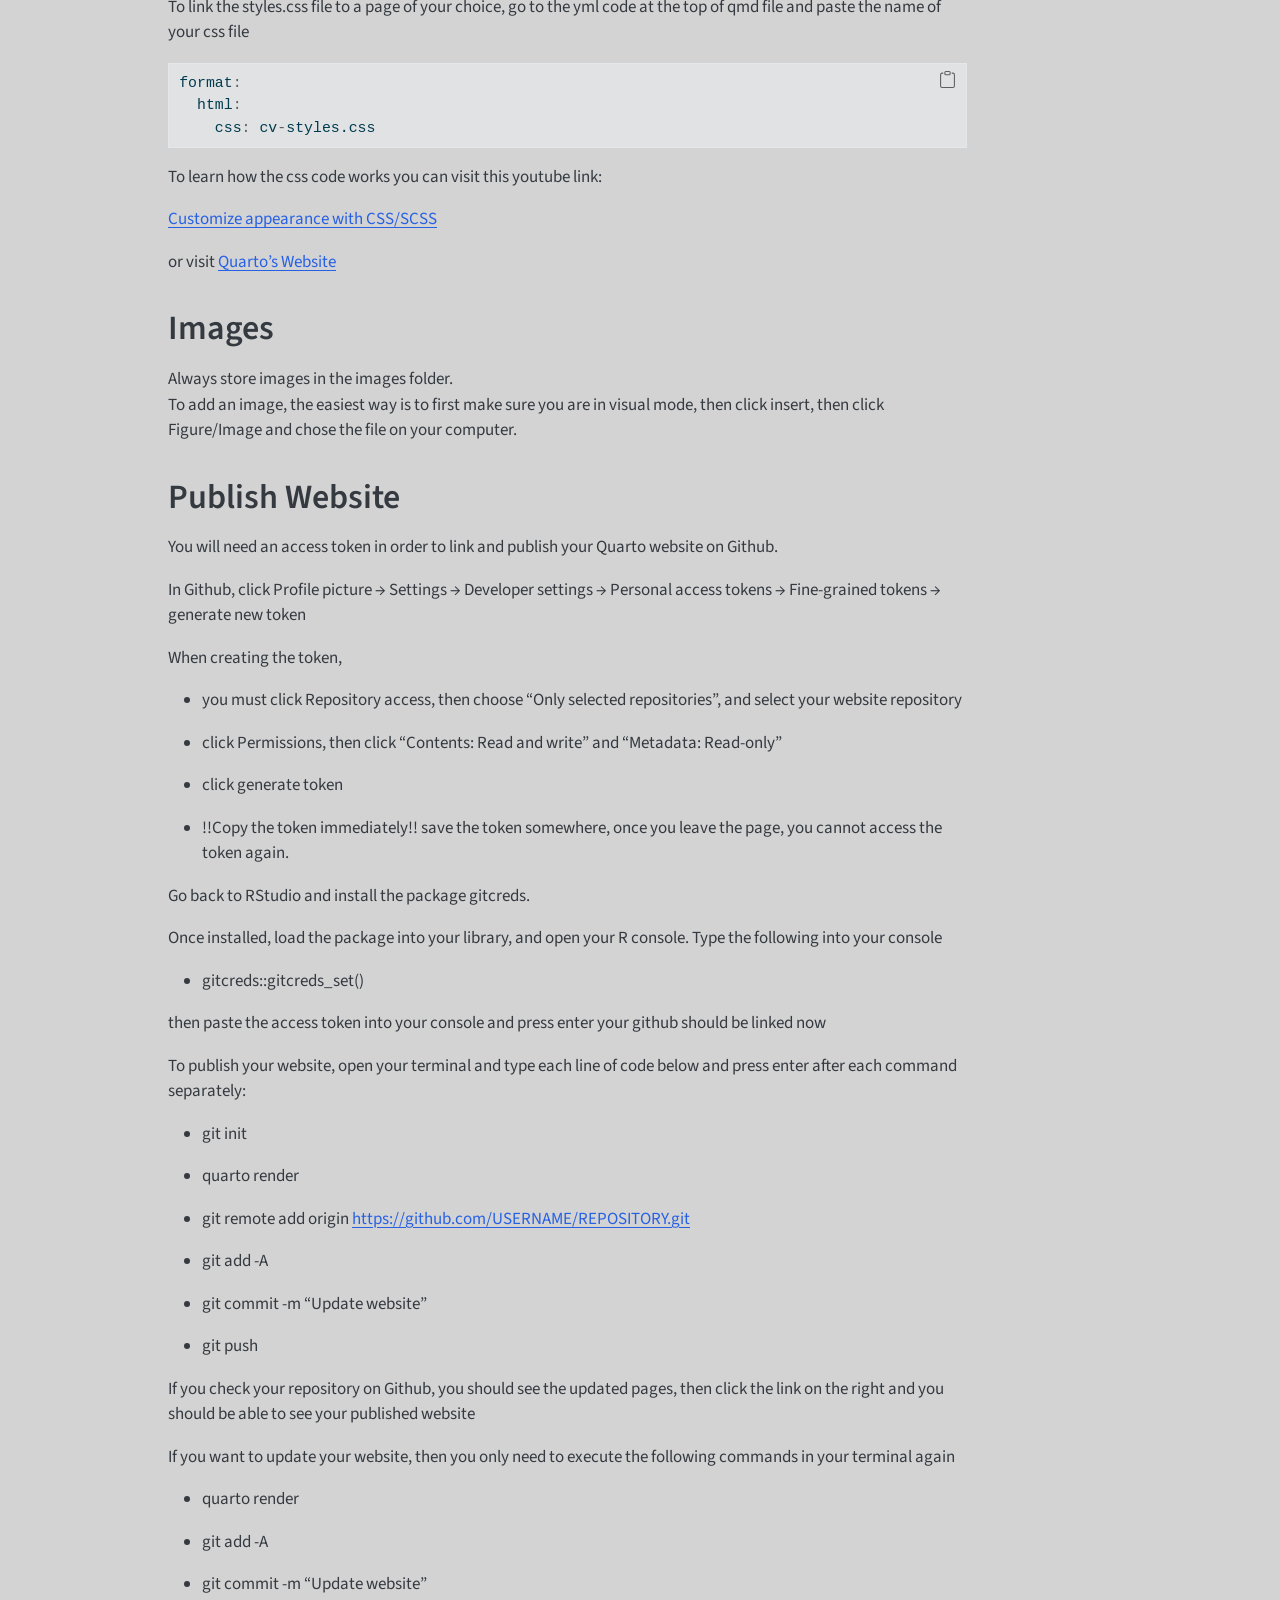
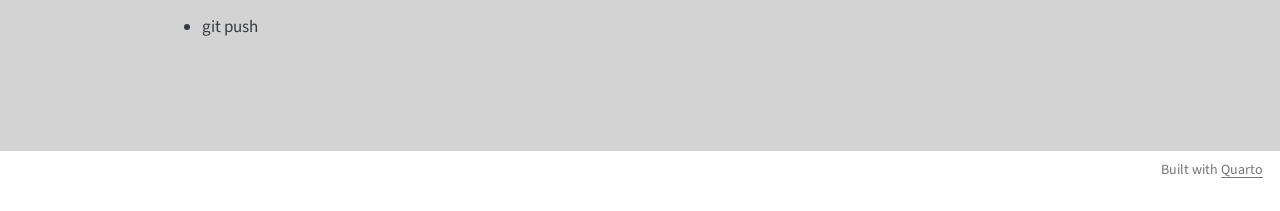
<file: docs/help.html>
<!DOCTYPE html>
<html xmlns="http://www.w3.org/1999/xhtml" lang="en" xml:lang="en"><head>

<meta charset="utf-8">
<meta name="generator" content="quarto-1.8.27">

<meta name="viewport" content="width=device-width, initial-scale=1.0, user-scalable=yes">


<title>Help Page – My Portfolio</title>
<style>
code{white-space: pre-wrap;}
span.smallcaps{font-variant: small-caps;}
div.columns{display: flex; gap: min(4vw, 1.5em);}
div.column{flex: auto; overflow-x: auto;}
div.hanging-indent{margin-left: 1.5em; text-indent: -1.5em;}
ul.task-list{list-style: none;}
ul.task-list li input[type="checkbox"] {
  width: 0.8em;
  margin: 0 0.8em 0.2em -1em; /* quarto-specific, see https://github.com/quarto-dev/quarto-cli/issues/4556 */ 
  vertical-align: middle;
}
/* CSS for syntax highlighting */
html { -webkit-text-size-adjust: 100%; }
pre > code.sourceCode { white-space: pre; position: relative; }
pre > code.sourceCode > span { display: inline-block; line-height: 1.25; }
pre > code.sourceCode > span:empty { height: 1.2em; }
.sourceCode { overflow: visible; }
code.sourceCode > span { color: inherit; text-decoration: inherit; }
div.sourceCode { margin: 1em 0; }
pre.sourceCode { margin: 0; }
@media screen {
div.sourceCode { overflow: auto; }
}
@media print {
pre > code.sourceCode { white-space: pre-wrap; }
pre > code.sourceCode > span { text-indent: -5em; padding-left: 5em; }
}
pre.numberSource code
  { counter-reset: source-line 0; }
pre.numberSource code > span
  { position: relative; left: -4em; counter-increment: source-line; }
pre.numberSource code > span > a:first-child::before
  { content: counter(source-line);
    position: relative; left: -1em; text-align: right; vertical-align: baseline;
    border: none; display: inline-block;
    -webkit-touch-callout: none; -webkit-user-select: none;
    -khtml-user-select: none; -moz-user-select: none;
    -ms-user-select: none; user-select: none;
    padding: 0 4px; width: 4em;
  }
pre.numberSource { margin-left: 3em;  padding-left: 4px; }
div.sourceCode
  {   }
@media screen {
pre > code.sourceCode > span > a:first-child::before { text-decoration: underline; }
}
</style>


<script src="site_libs/quarto-nav/quarto-nav.js"></script>
<script src="site_libs/quarto-nav/headroom.min.js"></script>
<script src="site_libs/clipboard/clipboard.min.js"></script>
<script src="site_libs/quarto-html/quarto.js" type="module"></script>
<script src="site_libs/quarto-html/tabsets/tabsets.js" type="module"></script>
<script src="site_libs/quarto-html/axe/axe-check.js" type="module"></script>
<script src="site_libs/quarto-html/popper.min.js"></script>
<script src="site_libs/quarto-html/tippy.umd.min.js"></script>
<link href="site_libs/quarto-html/tippy.css" rel="stylesheet">
<link href="site_libs/quarto-html/quarto-syntax-highlighting-ed96de9b727972fe78a7b5d16c58bf87.css" rel="stylesheet" id="quarto-text-highlighting-styles">
<script src="site_libs/bootstrap/bootstrap.min.js"></script>
<link href="site_libs/bootstrap/bootstrap-icons.css" rel="stylesheet">
<link href="site_libs/bootstrap/bootstrap-32421e76fbcd74c523468406b2c980b4.min.css" rel="stylesheet" append-hash="true" id="quarto-bootstrap" data-mode="light">
<script id="quarto-search-options" type="application/json">{
  "language": {
    "search-no-results-text": "No results",
    "search-matching-documents-text": "matching documents",
    "search-copy-link-title": "Copy link to search",
    "search-hide-matches-text": "Hide additional matches",
    "search-more-match-text": "more match in this document",
    "search-more-matches-text": "more matches in this document",
    "search-clear-button-title": "Clear",
    "search-text-placeholder": "",
    "search-detached-cancel-button-title": "Cancel",
    "search-submit-button-title": "Submit",
    "search-label": "Search"
  }
}</script>
<style>html{ scroll-behavior: smooth; }</style>


</head>

<body class="nav-fixed quarto-light">

<div id="quarto-search-results"></div>
  <header id="quarto-header" class="headroom fixed-top">
    <nav class="navbar navbar-expand-lg " data-bs-theme="dark">
      <div class="navbar-container container-fluid">
      <div class="navbar-brand-container mx-auto">
    <a class="navbar-brand" href="./index.html">
    <span class="navbar-title">My Portfolio</span>
    </a>
  </div>
          <button class="navbar-toggler" type="button" data-bs-toggle="collapse" data-bs-target="#navbarCollapse" aria-controls="navbarCollapse" role="menu" aria-expanded="false" aria-label="Toggle navigation" onclick="if (window.quartoToggleHeadroom) { window.quartoToggleHeadroom(); }">
  <span class="navbar-toggler-icon"></span>
</button>
          <div class="collapse navbar-collapse" id="navbarCollapse">
            <ul class="navbar-nav navbar-nav-scroll me-auto">
  <li class="nav-item">
    <a class="nav-link" href="./index.html"> 
<span class="menu-text">Home</span></a>
  </li>  
  <li class="nav-item">
    <a class="nav-link" href="./about.html"> 
<span class="menu-text">My Resume</span></a>
  </li>  
  <li class="nav-item">
    <a class="nav-link" href="./software.html"> 
<span class="menu-text">Statistical Software</span></a>
  </li>  
</ul>
          </div> <!-- /navcollapse -->
            <div class="quarto-navbar-tools">
</div>
      </div> <!-- /container-fluid -->
    </nav>
</header>
<!-- content -->
<div id="quarto-content" class="quarto-container page-columns page-rows-contents page-layout-article page-navbar">
<!-- sidebar -->
<!-- margin-sidebar -->
    <div id="quarto-margin-sidebar" class="sidebar margin-sidebar">
        <nav id="TOC" role="doc-toc" class="toc-active">
    <h2 id="toc-title">On this page</h2>
  <ul>
  <li><a href="#project-files" id="toc-project-files" class="nav-link active" data-scroll-target="#project-files">Project Files</a></li>
  <li><a href="#render-website" id="toc-render-website" class="nav-link" data-scroll-target="#render-website">Render Website</a></li>
  <li><a href="#yaml" id="toc-yaml" class="nav-link" data-scroll-target="#yaml">YAML</a></li>
  <li><a href="#styles" id="toc-styles" class="nav-link" data-scroll-target="#styles">Styles</a></li>
  <li><a href="#images" id="toc-images" class="nav-link" data-scroll-target="#images">Images</a></li>
  <li><a href="#publish-website" id="toc-publish-website" class="nav-link" data-scroll-target="#publish-website">Publish Website</a></li>
  </ul>
</nav>
    </div>
<!-- main -->
<div class="quarto-about-marquee">
  <div class="about-image-container">
  </div>
  <div class="about-contents">
    <header id="title-block-header" class="quarto-title-block default">
<div class="quarto-title">
<div class="quarto-title-block"><div><h1 class="title">Help Page</h1><button type="button" class="btn code-tools-button" id="quarto-code-tools-source"><i class="bi"></i> Code</button></div></div>
</div>
<div class="quarto-title-meta">
  </div>
</header> <main class="content" id="quarto-document-content">

<p>For detailed information on how to create a Quarto website, please visit <a href="https://quarto.org/docs/websites/">Quarto’s Help Center</a>.</p>
<section id="project-files" class="level1">
<h1>Project Files</h1>
<p>A Quarto website has:</p>
<ul>
<li><code>_quarto.yml</code> → controls the entire website</li>
<li><code>.qmd</code> files → individual pages</li>
<li><code>images</code> folder → store images</li>
<li><code>docs</code> folder → Github pages access (do not touch the docs folder)</li>
<li><code>styles.css</code> → styling specific pages</li>
<li><code>.gitignore</code> and <code>.Rhistory</code> → not too important, I would not touch</li>
<li><code>.RData</code> → data storage</li>
<li><code>README.md</code> → general instructions on how to publish website in case you need help later</li>
</ul>
<p>If something changes across the whole website, edit <code>_quarto.yml</code>. If something changes on one page only, edit that page’s YAML.</p>
</section>
<section id="render-website" class="level1">
<h1>Render Website</h1>
<p>If you want to preview your website locally, you can either<br>
</p>
<ul>
<li>click render on the top left of RStudio</li>
</ul>
<p>or</p>
<ul>
<li>go to terminal, and type <code>quarto preview</code></li>
</ul>
</section>
<section id="yaml" class="level1">
<h1>YAML</h1>
<div class="code-copy-outer-scaffold"><div class="sourceCode" id="cb1"><pre class="sourceCode r code-with-copy"><code class="sourceCode r"><span id="cb1-1"><a href="#cb1-1" aria-hidden="true" tabindex="-1"></a>website<span class="sc">:</span></span>
<span id="cb1-2"><a href="#cb1-2" aria-hidden="true" tabindex="-1"></a>  title<span class="sc">:</span> <span class="st">"My Portfolio"</span> <span class="co"># name your website</span></span>
<span id="cb1-3"><a href="#cb1-3" aria-hidden="true" tabindex="-1"></a>  navbar<span class="sc">:</span> <span class="co"># navigation between pages</span></span>
<span id="cb1-4"><a href="#cb1-4" aria-hidden="true" tabindex="-1"></a>    left<span class="sc">:</span> <span class="co"># chose where you want your nav bar to be located</span></span>
<span id="cb1-5"><a href="#cb1-5" aria-hidden="true" tabindex="-1"></a>      <span class="sc">-</span> text<span class="sc">:</span> <span class="st">"Home"</span> <span class="co"># the text diplayed</span></span>
<span id="cb1-6"><a href="#cb1-6" aria-hidden="true" tabindex="-1"></a>        href<span class="sc">:</span> index.qmd <span class="co"># the name of the file linked to the text</span></span>
<span id="cb1-7"><a href="#cb1-7" aria-hidden="true" tabindex="-1"></a>      <span class="sc">-</span> text<span class="sc">:</span> <span class="st">"About Me"</span></span>
<span id="cb1-8"><a href="#cb1-8" aria-hidden="true" tabindex="-1"></a>        menu<span class="sc">:</span>  <span class="co"># add nested pages</span></span>
<span id="cb1-9"><a href="#cb1-9" aria-hidden="true" tabindex="-1"></a>          <span class="sc">-</span> text<span class="sc">:</span> <span class="st">"My Resume"</span></span>
<span id="cb1-10"><a href="#cb1-10" aria-hidden="true" tabindex="-1"></a>            href<span class="sc">:</span> about.qmd</span>
<span id="cb1-11"><a href="#cb1-11" aria-hidden="true" tabindex="-1"></a>          <span class="sc">-</span> text<span class="sc">:</span> <span class="st">"Political &amp; Environmental Activism"</span></span>
<span id="cb1-12"><a href="#cb1-12" aria-hidden="true" tabindex="-1"></a>            href<span class="sc">:</span> active.qmd</span></code></pre></div><button title="Copy to Clipboard" class="code-copy-button"><i class="bi"></i></button></div>
<p>YAML indentation MUST use spaces, not tabs. Indentation defines hierarchy. A misplaced space will cause errors for your site.</p>
<p>Useful advanced options:</p>
<ul>
<li><code>draft: true</code> → hides page from rendering</li>
<li><code>freeze: auto</code> → avoids re-running heavy computations</li>
<li><code>page-layout: full</code> → removes side margins</li>
<li><code>page-layout: article</code> → default blog style</li>
</ul>
</section>
<section id="styles" class="level1">
<h1>Styles</h1>
<p>To create the CSS File, click File → New File → Text File, and name the file however you like but make sure it ends with styles.css like the one in Owen’s template.</p>
<p>To link the styles.css file to a page of your choice, go to the yml code at the top of qmd file and paste the name of your css file</p>
<div class="code-copy-outer-scaffold"><div class="sourceCode" id="cb2"><pre class="sourceCode r code-with-copy"><code class="sourceCode r"><span id="cb2-1"><a href="#cb2-1" aria-hidden="true" tabindex="-1"></a>format<span class="sc">:</span></span>
<span id="cb2-2"><a href="#cb2-2" aria-hidden="true" tabindex="-1"></a>  html<span class="sc">:</span></span>
<span id="cb2-3"><a href="#cb2-3" aria-hidden="true" tabindex="-1"></a>    css<span class="sc">:</span> cv<span class="sc">-</span>styles.css</span></code></pre></div><button title="Copy to Clipboard" class="code-copy-button"><i class="bi"></i></button></div>
<p>To learn how the css code works you can visit this youtube link:</p>
<p><a href="https://www.youtube.com/watch?v=pAN2Hiq0XGs">Customize appearance with CSS/SCSS</a></p>
<p>or visit <a href="https://quarto.org/docs/output-formats/html-themes.html">Quarto’s Website</a></p>
</section>
<section id="images" class="level1">
<h1>Images</h1>
<p>Always store images in the images folder.<br>
To add an image, the easiest way is to first make sure you are in visual mode, then click insert, then click Figure/Image and chose the file on your computer.</p>
</section>
<section id="publish-website" class="level1">
<h1>Publish Website</h1>
<p>You will need an access token in order to link and publish your Quarto website on Github.</p>
<p>In Github, click Profile picture → Settings → Developer settings → Personal access tokens → Fine-grained tokens → generate new token</p>
<p>When creating the token,</p>
<ul>
<li><p>you must click Repository access, then choose “Only selected repositories”, and select your website repository</p></li>
<li><p>click Permissions, then click “Contents: Read and write” and “Metadata: Read-only”</p></li>
<li><p>click generate token</p></li>
<li><p>!!Copy the token immediately!! save the token somewhere, once you leave the page, you cannot access the token again.</p></li>
</ul>
<p>Go back to RStudio and install the package gitcreds.</p>
<p>Once installed, load the package into your library, and open your R console. Type the following into your console</p>
<ul>
<li>gitcreds::gitcreds_set()</li>
</ul>
<p>then paste the access token into your console and press enter your github should be linked now</p>
<p>To publish your website, open your terminal and type each line of code below and press enter after each command separately:</p>
<ul>
<li><p>git init</p></li>
<li><p>quarto render</p></li>
<li><p>git remote add origin <a href="https://github.com/USERNAME/REPOSITORY.git" class="uri">https://github.com/USERNAME/REPOSITORY.git</a></p></li>
<li><p>git add -A</p></li>
<li><p>git commit -m “Update website”</p></li>
<li><p>git push</p></li>
</ul>
<p>If you check your repository on Github, you should see the updated pages, then click the link on the right and you should be able to see your published website</p>
<p>If you want to update your website, then you only need to execute the following commands in your terminal again</p>
<ul>
<li><p>quarto render</p></li>
<li><p>git add -A</p></li>
<li><p>git commit -m “Update website”</p></li>
<li><p>git push</p></li>
</ul>


<!-- -->
</section>
</main> 
  </div>
</div>
 <!-- /main -->
<script id="quarto-html-after-body" type="application/javascript">
  window.document.addEventListener("DOMContentLoaded", function (event) {
    const isCodeAnnotation = (el) => {
      for (const clz of el.classList) {
        if (clz.startsWith('code-annotation-')) {                     
          return true;
        }
      }
      return false;
    }
    const onCopySuccess = function(e) {
      // button target
      const button = e.trigger;
      // don't keep focus
      button.blur();
      // flash "checked"
      button.classList.add('code-copy-button-checked');
      var currentTitle = button.getAttribute("title");
      button.setAttribute("title", "Copied!");
      let tooltip;
      if (window.bootstrap) {
        button.setAttribute("data-bs-toggle", "tooltip");
        button.setAttribute("data-bs-placement", "left");
        button.setAttribute("data-bs-title", "Copied!");
        tooltip = new bootstrap.Tooltip(button, 
          { trigger: "manual", 
            customClass: "code-copy-button-tooltip",
            offset: [0, -8]});
        tooltip.show();    
      }
      setTimeout(function() {
        if (tooltip) {
          tooltip.hide();
          button.removeAttribute("data-bs-title");
          button.removeAttribute("data-bs-toggle");
          button.removeAttribute("data-bs-placement");
        }
        button.setAttribute("title", currentTitle);
        button.classList.remove('code-copy-button-checked');
      }, 1000);
      // clear code selection
      e.clearSelection();
    }
    const getTextToCopy = function(trigger) {
      const outerScaffold = trigger.parentElement.cloneNode(true);
      const codeEl = outerScaffold.querySelector('code');
      for (const childEl of codeEl.children) {
        if (isCodeAnnotation(childEl)) {
          childEl.remove();
        }
      }
      return codeEl.innerText;
    }
    const clipboard = new window.ClipboardJS('.code-copy-button:not([data-in-quarto-modal])', {
      text: getTextToCopy
    });
    clipboard.on('success', onCopySuccess);
    if (window.document.getElementById('quarto-embedded-source-code-modal')) {
      const clipboardModal = new window.ClipboardJS('.code-copy-button[data-in-quarto-modal]', {
        text: getTextToCopy,
        container: window.document.getElementById('quarto-embedded-source-code-modal')
      });
      clipboardModal.on('success', onCopySuccess);
    }
    const viewSource = window.document.getElementById('quarto-view-source') ||
                       window.document.getElementById('quarto-code-tools-source');
    if (viewSource) {
      const sourceUrl = viewSource.getAttribute("data-quarto-source-url");
      viewSource.addEventListener("click", function(e) {
        if (sourceUrl) {
          // rstudio viewer pane
          if (/\bcapabilities=\b/.test(window.location)) {
            window.open(sourceUrl);
          } else {
            window.location.href = sourceUrl;
          }
        } else {
          const modal = new bootstrap.Modal(document.getElementById('quarto-embedded-source-code-modal'));
          modal.show();
        }
        return false;
      });
    }
    function toggleCodeHandler(show) {
      return function(e) {
        const detailsSrc = window.document.querySelectorAll(".cell > details > .sourceCode");
        for (let i=0; i<detailsSrc.length; i++) {
          const details = detailsSrc[i].parentElement;
          if (show) {
            details.open = true;
          } else {
            details.removeAttribute("open");
          }
        }
        const cellCodeDivs = window.document.querySelectorAll(".cell > .sourceCode");
        const fromCls = show ? "hidden" : "unhidden";
        const toCls = show ? "unhidden" : "hidden";
        for (let i=0; i<cellCodeDivs.length; i++) {
          const codeDiv = cellCodeDivs[i];
          if (codeDiv.classList.contains(fromCls)) {
            codeDiv.classList.remove(fromCls);
            codeDiv.classList.add(toCls);
          } 
        }
        return false;
      }
    }
    const hideAllCode = window.document.getElementById("quarto-hide-all-code");
    if (hideAllCode) {
      hideAllCode.addEventListener("click", toggleCodeHandler(false));
    }
    const showAllCode = window.document.getElementById("quarto-show-all-code");
    if (showAllCode) {
      showAllCode.addEventListener("click", toggleCodeHandler(true));
    }
      var localhostRegex = new RegExp(/^(?:http|https):\/\/localhost\:?[0-9]*\//);
      var mailtoRegex = new RegExp(/^mailto:/);
        var filterRegex = new RegExp('/' + window.location.host + '/');
      var isInternal = (href) => {
          return filterRegex.test(href) || localhostRegex.test(href) || mailtoRegex.test(href);
      }
      // Inspect non-navigation links and adorn them if external
     var links = window.document.querySelectorAll('a[href]:not(.nav-link):not(.navbar-brand):not(.toc-action):not(.sidebar-link):not(.sidebar-item-toggle):not(.pagination-link):not(.no-external):not([aria-hidden]):not(.dropdown-item):not(.quarto-navigation-tool):not(.about-link)');
      for (var i=0; i<links.length; i++) {
        const link = links[i];
        if (!isInternal(link.href)) {
          // undo the damage that might have been done by quarto-nav.js in the case of
          // links that we want to consider external
          if (link.dataset.originalHref !== undefined) {
            link.href = link.dataset.originalHref;
          }
        }
      }
    function tippyHover(el, contentFn, onTriggerFn, onUntriggerFn) {
      const config = {
        allowHTML: true,
        maxWidth: 500,
        delay: 100,
        arrow: false,
        appendTo: function(el) {
            return el.parentElement;
        },
        interactive: true,
        interactiveBorder: 10,
        theme: 'quarto',
        placement: 'bottom-start',
      };
      if (contentFn) {
        config.content = contentFn;
      }
      if (onTriggerFn) {
        config.onTrigger = onTriggerFn;
      }
      if (onUntriggerFn) {
        config.onUntrigger = onUntriggerFn;
      }
      window.tippy(el, config); 
    }
    const noterefs = window.document.querySelectorAll('a[role="doc-noteref"]');
    for (var i=0; i<noterefs.length; i++) {
      const ref = noterefs[i];
      tippyHover(ref, function() {
        // use id or data attribute instead here
        let href = ref.getAttribute('data-footnote-href') || ref.getAttribute('href');
        try { href = new URL(href).hash; } catch {}
        const id = href.replace(/^#\/?/, "");
        const note = window.document.getElementById(id);
        if (note) {
          return note.innerHTML;
        } else {
          return "";
        }
      });
    }
    const xrefs = window.document.querySelectorAll('a.quarto-xref');
    const processXRef = (id, note) => {
      // Strip column container classes
      const stripColumnClz = (el) => {
        el.classList.remove("page-full", "page-columns");
        if (el.children) {
          for (const child of el.children) {
            stripColumnClz(child);
          }
        }
      }
      stripColumnClz(note)
      if (id === null || id.startsWith('sec-')) {
        // Special case sections, only their first couple elements
        const container = document.createElement("div");
        if (note.children && note.children.length > 2) {
          container.appendChild(note.children[0].cloneNode(true));
          for (let i = 1; i < note.children.length; i++) {
            const child = note.children[i];
            if (child.tagName === "P" && child.innerText === "") {
              continue;
            } else {
              container.appendChild(child.cloneNode(true));
              break;
            }
          }
          if (window.Quarto?.typesetMath) {
            window.Quarto.typesetMath(container);
          }
          return container.innerHTML
        } else {
          if (window.Quarto?.typesetMath) {
            window.Quarto.typesetMath(note);
          }
          return note.innerHTML;
        }
      } else {
        // Remove any anchor links if they are present
        const anchorLink = note.querySelector('a.anchorjs-link');
        if (anchorLink) {
          anchorLink.remove();
        }
        if (window.Quarto?.typesetMath) {
          window.Quarto.typesetMath(note);
        }
        if (note.classList.contains("callout")) {
          return note.outerHTML;
        } else {
          return note.innerHTML;
        }
      }
    }
    for (var i=0; i<xrefs.length; i++) {
      const xref = xrefs[i];
      tippyHover(xref, undefined, function(instance) {
        instance.disable();
        let url = xref.getAttribute('href');
        let hash = undefined; 
        if (url.startsWith('#')) {
          hash = url;
        } else {
          try { hash = new URL(url).hash; } catch {}
        }
        if (hash) {
          const id = hash.replace(/^#\/?/, "");
          const note = window.document.getElementById(id);
          if (note !== null) {
            try {
              const html = processXRef(id, note.cloneNode(true));
              instance.setContent(html);
            } finally {
              instance.enable();
              instance.show();
            }
          } else {
            // See if we can fetch this
            fetch(url.split('#')[0])
            .then(res => res.text())
            .then(html => {
              const parser = new DOMParser();
              const htmlDoc = parser.parseFromString(html, "text/html");
              const note = htmlDoc.getElementById(id);
              if (note !== null) {
                const html = processXRef(id, note);
                instance.setContent(html);
              } 
            }).finally(() => {
              instance.enable();
              instance.show();
            });
          }
        } else {
          // See if we can fetch a full url (with no hash to target)
          // This is a special case and we should probably do some content thinning / targeting
          fetch(url)
          .then(res => res.text())
          .then(html => {
            const parser = new DOMParser();
            const htmlDoc = parser.parseFromString(html, "text/html");
            const note = htmlDoc.querySelector('main.content');
            if (note !== null) {
              // This should only happen for chapter cross references
              // (since there is no id in the URL)
              // remove the first header
              if (note.children.length > 0 && note.children[0].tagName === "HEADER") {
                note.children[0].remove();
              }
              const html = processXRef(null, note);
              instance.setContent(html);
            } 
          }).finally(() => {
            instance.enable();
            instance.show();
          });
        }
      }, function(instance) {
      });
    }
        let selectedAnnoteEl;
        const selectorForAnnotation = ( cell, annotation) => {
          let cellAttr = 'data-code-cell="' + cell + '"';
          let lineAttr = 'data-code-annotation="' +  annotation + '"';
          const selector = 'span[' + cellAttr + '][' + lineAttr + ']';
          return selector;
        }
        const selectCodeLines = (annoteEl) => {
          const doc = window.document;
          const targetCell = annoteEl.getAttribute("data-target-cell");
          const targetAnnotation = annoteEl.getAttribute("data-target-annotation");
          const annoteSpan = window.document.querySelector(selectorForAnnotation(targetCell, targetAnnotation));
          const lines = annoteSpan.getAttribute("data-code-lines").split(",");
          const lineIds = lines.map((line) => {
            return targetCell + "-" + line;
          })
          let top = null;
          let height = null;
          let parent = null;
          if (lineIds.length > 0) {
              //compute the position of the single el (top and bottom and make a div)
              const el = window.document.getElementById(lineIds[0]);
              top = el.offsetTop;
              height = el.offsetHeight;
              parent = el.parentElement.parentElement;
            if (lineIds.length > 1) {
              const lastEl = window.document.getElementById(lineIds[lineIds.length - 1]);
              const bottom = lastEl.offsetTop + lastEl.offsetHeight;
              height = bottom - top;
            }
            if (top !== null && height !== null && parent !== null) {
              // cook up a div (if necessary) and position it 
              let div = window.document.getElementById("code-annotation-line-highlight");
              if (div === null) {
                div = window.document.createElement("div");
                div.setAttribute("id", "code-annotation-line-highlight");
                div.style.position = 'absolute';
                parent.appendChild(div);
              }
              div.style.top = top - 2 + "px";
              div.style.height = height + 4 + "px";
              div.style.left = 0;
              let gutterDiv = window.document.getElementById("code-annotation-line-highlight-gutter");
              if (gutterDiv === null) {
                gutterDiv = window.document.createElement("div");
                gutterDiv.setAttribute("id", "code-annotation-line-highlight-gutter");
                gutterDiv.style.position = 'absolute';
                const codeCell = window.document.getElementById(targetCell);
                const gutter = codeCell.querySelector('.code-annotation-gutter');
                gutter.appendChild(gutterDiv);
              }
              gutterDiv.style.top = top - 2 + "px";
              gutterDiv.style.height = height + 4 + "px";
            }
            selectedAnnoteEl = annoteEl;
          }
        };
        const unselectCodeLines = () => {
          const elementsIds = ["code-annotation-line-highlight", "code-annotation-line-highlight-gutter"];
          elementsIds.forEach((elId) => {
            const div = window.document.getElementById(elId);
            if (div) {
              div.remove();
            }
          });
          selectedAnnoteEl = undefined;
        };
          // Handle positioning of the toggle
      window.addEventListener(
        "resize",
        throttle(() => {
          elRect = undefined;
          if (selectedAnnoteEl) {
            selectCodeLines(selectedAnnoteEl);
          }
        }, 10)
      );
      function throttle(fn, ms) {
      let throttle = false;
      let timer;
        return (...args) => {
          if(!throttle) { // first call gets through
              fn.apply(this, args);
              throttle = true;
          } else { // all the others get throttled
              if(timer) clearTimeout(timer); // cancel #2
              timer = setTimeout(() => {
                fn.apply(this, args);
                timer = throttle = false;
              }, ms);
          }
        };
      }
        // Attach click handler to the DT
        const annoteDls = window.document.querySelectorAll('dt[data-target-cell]');
        for (const annoteDlNode of annoteDls) {
          annoteDlNode.addEventListener('click', (event) => {
            const clickedEl = event.target;
            if (clickedEl !== selectedAnnoteEl) {
              unselectCodeLines();
              const activeEl = window.document.querySelector('dt[data-target-cell].code-annotation-active');
              if (activeEl) {
                activeEl.classList.remove('code-annotation-active');
              }
              selectCodeLines(clickedEl);
              clickedEl.classList.add('code-annotation-active');
            } else {
              // Unselect the line
              unselectCodeLines();
              clickedEl.classList.remove('code-annotation-active');
            }
          });
        }
    const findCites = (el) => {
      const parentEl = el.parentElement;
      if (parentEl) {
        const cites = parentEl.dataset.cites;
        if (cites) {
          return {
            el,
            cites: cites.split(' ')
          };
        } else {
          return findCites(el.parentElement)
        }
      } else {
        return undefined;
      }
    };
    var bibliorefs = window.document.querySelectorAll('a[role="doc-biblioref"]');
    for (var i=0; i<bibliorefs.length; i++) {
      const ref = bibliorefs[i];
      const citeInfo = findCites(ref);
      if (citeInfo) {
        tippyHover(citeInfo.el, function() {
          var popup = window.document.createElement('div');
          citeInfo.cites.forEach(function(cite) {
            var citeDiv = window.document.createElement('div');
            citeDiv.classList.add('hanging-indent');
            citeDiv.classList.add('csl-entry');
            var biblioDiv = window.document.getElementById('ref-' + cite);
            if (biblioDiv) {
              citeDiv.innerHTML = biblioDiv.innerHTML;
            }
            popup.appendChild(citeDiv);
          });
          return popup.innerHTML;
        });
      }
    }
  });
  </script><div class="modal fade" id="quarto-embedded-source-code-modal" tabindex="-1" aria-labelledby="quarto-embedded-source-code-modal-label" aria-hidden="true"><div class="modal-dialog modal-dialog-scrollable"><div class="modal-content"><div class="modal-header"><h5 class="modal-title" id="quarto-embedded-source-code-modal-label">Source Code</h5><button class="btn-close" data-bs-dismiss="modal"></button></div><div class="modal-body"><div class="">
<div class="code-copy-outer-scaffold"><div class="sourceCode" id="cb3" data-shortcodes="false"><pre class="sourceCode markdown code-with-copy"><code class="sourceCode markdown"><span id="cb3-1"><a href="#cb3-1" aria-hidden="true" tabindex="-1"></a><span class="co">---</span></span>
<span id="cb3-2"><a href="#cb3-2" aria-hidden="true" tabindex="-1"></a><span class="an">title:</span><span class="co"> "Help Page"</span></span>
<span id="cb3-3"><a href="#cb3-3" aria-hidden="true" tabindex="-1"></a><span class="an">format:</span></span>
<span id="cb3-4"><a href="#cb3-4" aria-hidden="true" tabindex="-1"></a><span class="co">  html:</span></span>
<span id="cb3-5"><a href="#cb3-5" aria-hidden="true" tabindex="-1"></a><span class="co">    toc: true</span></span>
<span id="cb3-6"><a href="#cb3-6" aria-hidden="true" tabindex="-1"></a><span class="co">    toc-depth: 3</span></span>
<span id="cb3-7"><a href="#cb3-7" aria-hidden="true" tabindex="-1"></a><span class="co">    code-copy: true</span></span>
<span id="cb3-8"><a href="#cb3-8" aria-hidden="true" tabindex="-1"></a><span class="co">    code-tools: true</span></span>
<span id="cb3-9"><a href="#cb3-9" aria-hidden="true" tabindex="-1"></a><span class="co">    code-fold: false</span></span>
<span id="cb3-10"><a href="#cb3-10" aria-hidden="true" tabindex="-1"></a><span class="co">    smooth-scroll: true</span></span>
<span id="cb3-11"><a href="#cb3-11" aria-hidden="true" tabindex="-1"></a><span class="an">about:</span><span class="co"> </span></span>
<span id="cb3-12"><a href="#cb3-12" aria-hidden="true" tabindex="-1"></a><span class="co"> template: marquee</span></span>
<span id="cb3-13"><a href="#cb3-13" aria-hidden="true" tabindex="-1"></a><span class="co">---</span></span>
<span id="cb3-14"><a href="#cb3-14" aria-hidden="true" tabindex="-1"></a></span>
<span id="cb3-15"><a href="#cb3-15" aria-hidden="true" tabindex="-1"></a>For detailed information on how to create a Quarto website, please visit <span class="co">[</span><span class="ot">Quarto's Help Center</span><span class="co">](https://quarto.org/docs/websites/)</span>.</span>
<span id="cb3-16"><a href="#cb3-16" aria-hidden="true" tabindex="-1"></a></span>
<span id="cb3-17"><a href="#cb3-17" aria-hidden="true" tabindex="-1"></a><span class="fu"># Project Files</span></span>
<span id="cb3-18"><a href="#cb3-18" aria-hidden="true" tabindex="-1"></a></span>
<span id="cb3-19"><a href="#cb3-19" aria-hidden="true" tabindex="-1"></a>A Quarto website has:</span>
<span id="cb3-20"><a href="#cb3-20" aria-hidden="true" tabindex="-1"></a></span>
<span id="cb3-21"><a href="#cb3-21" aria-hidden="true" tabindex="-1"></a><span class="ss">-   </span><span class="in">`_quarto.yml`</span> → controls the entire website</span>
<span id="cb3-22"><a href="#cb3-22" aria-hidden="true" tabindex="-1"></a><span class="ss">-   </span><span class="in">`.qmd`</span> files → individual pages</span>
<span id="cb3-23"><a href="#cb3-23" aria-hidden="true" tabindex="-1"></a><span class="ss">-   </span><span class="in">`images`</span> folder → store images</span>
<span id="cb3-24"><a href="#cb3-24" aria-hidden="true" tabindex="-1"></a><span class="ss">-   </span><span class="in">`docs`</span> folder → Github pages access (do not touch the docs folder)</span>
<span id="cb3-25"><a href="#cb3-25" aria-hidden="true" tabindex="-1"></a><span class="ss">-   </span><span class="in">`styles.css`</span> → styling specific pages</span>
<span id="cb3-26"><a href="#cb3-26" aria-hidden="true" tabindex="-1"></a><span class="ss">-   </span><span class="in">`.gitignore`</span> and <span class="in">`.Rhistory`</span> → not too important, I would not touch</span>
<span id="cb3-27"><a href="#cb3-27" aria-hidden="true" tabindex="-1"></a><span class="ss">-   </span><span class="in">`.RData`</span> → data storage</span>
<span id="cb3-28"><a href="#cb3-28" aria-hidden="true" tabindex="-1"></a><span class="ss">-   </span><span class="in">`README.md`</span> → general instructions on how to publish website in case you need help later</span>
<span id="cb3-29"><a href="#cb3-29" aria-hidden="true" tabindex="-1"></a></span>
<span id="cb3-30"><a href="#cb3-30" aria-hidden="true" tabindex="-1"></a>If something changes across the whole website, edit <span class="in">`_quarto.yml`</span>. If something changes on one page only, edit that page’s YAML.</span>
<span id="cb3-31"><a href="#cb3-31" aria-hidden="true" tabindex="-1"></a></span>
<span id="cb3-32"><a href="#cb3-32" aria-hidden="true" tabindex="-1"></a><span class="fu"># Render Website</span></span>
<span id="cb3-33"><a href="#cb3-33" aria-hidden="true" tabindex="-1"></a></span>
<span id="cb3-34"><a href="#cb3-34" aria-hidden="true" tabindex="-1"></a>If you want to preview your website locally, you can either\</span>
<span id="cb3-35"><a href="#cb3-35" aria-hidden="true" tabindex="-1"></a></span>
<span id="cb3-36"><a href="#cb3-36" aria-hidden="true" tabindex="-1"></a><span class="ss">-   </span>click render on the top left of RStudio</span>
<span id="cb3-37"><a href="#cb3-37" aria-hidden="true" tabindex="-1"></a></span>
<span id="cb3-38"><a href="#cb3-38" aria-hidden="true" tabindex="-1"></a>or</span>
<span id="cb3-39"><a href="#cb3-39" aria-hidden="true" tabindex="-1"></a></span>
<span id="cb3-40"><a href="#cb3-40" aria-hidden="true" tabindex="-1"></a><span class="ss">-   </span>go to terminal, and type <span class="in">`quarto preview`</span></span>
<span id="cb3-41"><a href="#cb3-41" aria-hidden="true" tabindex="-1"></a></span>
<span id="cb3-42"><a href="#cb3-42" aria-hidden="true" tabindex="-1"></a><span class="fu"># YAML</span></span>
<span id="cb3-43"><a href="#cb3-43" aria-hidden="true" tabindex="-1"></a></span>
<span id="cb3-44"><a href="#cb3-44" aria-hidden="true" tabindex="-1"></a><span class="in">``` r</span></span>
<span id="cb3-45"><a href="#cb3-45" aria-hidden="true" tabindex="-1"></a>website<span class="sc">:</span></span>
<span id="cb3-46"><a href="#cb3-46" aria-hidden="true" tabindex="-1"></a>  title<span class="sc">:</span> <span class="st">"My Portfolio"</span> <span class="co"># name your website</span></span>
<span id="cb3-47"><a href="#cb3-47" aria-hidden="true" tabindex="-1"></a>  navbar<span class="sc">:</span> <span class="co"># navigation between pages</span></span>
<span id="cb3-48"><a href="#cb3-48" aria-hidden="true" tabindex="-1"></a>    left<span class="sc">:</span> <span class="co"># chose where you want your nav bar to be located</span></span>
<span id="cb3-49"><a href="#cb3-49" aria-hidden="true" tabindex="-1"></a>      <span class="sc">-</span> text<span class="sc">:</span> <span class="st">"Home"</span> <span class="co"># the text diplayed</span></span>
<span id="cb3-50"><a href="#cb3-50" aria-hidden="true" tabindex="-1"></a>        href<span class="sc">:</span> index.qmd <span class="co"># the name of the file linked to the text</span></span>
<span id="cb3-51"><a href="#cb3-51" aria-hidden="true" tabindex="-1"></a>      <span class="sc">-</span> text<span class="sc">:</span> <span class="st">"About Me"</span></span>
<span id="cb3-52"><a href="#cb3-52" aria-hidden="true" tabindex="-1"></a>        menu<span class="sc">:</span>  <span class="co"># add nested pages</span></span>
<span id="cb3-53"><a href="#cb3-53" aria-hidden="true" tabindex="-1"></a>          <span class="sc">-</span> text<span class="sc">:</span> <span class="st">"My Resume"</span></span>
<span id="cb3-54"><a href="#cb3-54" aria-hidden="true" tabindex="-1"></a>            href<span class="sc">:</span> about.qmd</span>
<span id="cb3-55"><a href="#cb3-55" aria-hidden="true" tabindex="-1"></a>          <span class="sc">-</span> text<span class="sc">:</span> <span class="st">"Political &amp; Environmental Activism"</span></span>
<span id="cb3-56"><a href="#cb3-56" aria-hidden="true" tabindex="-1"></a>            href<span class="sc">:</span> active.qmd</span>
<span id="cb3-57"><a href="#cb3-57" aria-hidden="true" tabindex="-1"></a><span class="in">```</span></span>
<span id="cb3-58"><a href="#cb3-58" aria-hidden="true" tabindex="-1"></a></span>
<span id="cb3-59"><a href="#cb3-59" aria-hidden="true" tabindex="-1"></a>YAML indentation MUST use spaces, not tabs. Indentation defines hierarchy. A misplaced space will cause errors for your site.</span>
<span id="cb3-60"><a href="#cb3-60" aria-hidden="true" tabindex="-1"></a></span>
<span id="cb3-61"><a href="#cb3-61" aria-hidden="true" tabindex="-1"></a>Useful advanced options:</span>
<span id="cb3-62"><a href="#cb3-62" aria-hidden="true" tabindex="-1"></a></span>
<span id="cb3-63"><a href="#cb3-63" aria-hidden="true" tabindex="-1"></a><span class="ss">-   </span><span class="in">`draft: true`</span> → hides page from rendering</span>
<span id="cb3-64"><a href="#cb3-64" aria-hidden="true" tabindex="-1"></a><span class="ss">-   </span><span class="in">`freeze: auto`</span> → avoids re-running heavy computations</span>
<span id="cb3-65"><a href="#cb3-65" aria-hidden="true" tabindex="-1"></a><span class="ss">-   </span><span class="in">`page-layout: full`</span> → removes side margins</span>
<span id="cb3-66"><a href="#cb3-66" aria-hidden="true" tabindex="-1"></a><span class="ss">-   </span><span class="in">`page-layout: article`</span> → default blog style</span>
<span id="cb3-67"><a href="#cb3-67" aria-hidden="true" tabindex="-1"></a></span>
<span id="cb3-68"><a href="#cb3-68" aria-hidden="true" tabindex="-1"></a><span class="fu"># Styles</span></span>
<span id="cb3-69"><a href="#cb3-69" aria-hidden="true" tabindex="-1"></a></span>
<span id="cb3-70"><a href="#cb3-70" aria-hidden="true" tabindex="-1"></a>To create the CSS File, click File → New File → Text File, and name the file however you like but make sure it ends with styles.css like the one in Owen's template.</span>
<span id="cb3-71"><a href="#cb3-71" aria-hidden="true" tabindex="-1"></a></span>
<span id="cb3-72"><a href="#cb3-72" aria-hidden="true" tabindex="-1"></a>To link the styles.css file to a page of your choice, go to the yml code at the top of qmd file and paste the name of your css file</span>
<span id="cb3-73"><a href="#cb3-73" aria-hidden="true" tabindex="-1"></a></span>
<span id="cb3-74"><a href="#cb3-74" aria-hidden="true" tabindex="-1"></a><span class="in">``` r</span></span>
<span id="cb3-75"><a href="#cb3-75" aria-hidden="true" tabindex="-1"></a>format<span class="sc">:</span></span>
<span id="cb3-76"><a href="#cb3-76" aria-hidden="true" tabindex="-1"></a>  html<span class="sc">:</span></span>
<span id="cb3-77"><a href="#cb3-77" aria-hidden="true" tabindex="-1"></a>    css<span class="sc">:</span> cv<span class="sc">-</span>styles.css</span>
<span id="cb3-78"><a href="#cb3-78" aria-hidden="true" tabindex="-1"></a><span class="in">```</span></span>
<span id="cb3-79"><a href="#cb3-79" aria-hidden="true" tabindex="-1"></a></span>
<span id="cb3-80"><a href="#cb3-80" aria-hidden="true" tabindex="-1"></a>To learn how the css code works you can visit this youtube link:</span>
<span id="cb3-81"><a href="#cb3-81" aria-hidden="true" tabindex="-1"></a></span>
<span id="cb3-82"><a href="#cb3-82" aria-hidden="true" tabindex="-1"></a><span class="co">[</span><span class="ot">Customize appearance with CSS/SCSS</span><span class="co">](https://www.youtube.com/watch?v=pAN2Hiq0XGs)</span></span>
<span id="cb3-83"><a href="#cb3-83" aria-hidden="true" tabindex="-1"></a></span>
<span id="cb3-84"><a href="#cb3-84" aria-hidden="true" tabindex="-1"></a>or visit <span class="co">[</span><span class="ot">Quarto's Website</span><span class="co">](https://quarto.org/docs/output-formats/html-themes.html)</span></span>
<span id="cb3-85"><a href="#cb3-85" aria-hidden="true" tabindex="-1"></a></span>
<span id="cb3-86"><a href="#cb3-86" aria-hidden="true" tabindex="-1"></a><span class="fu"># Images</span></span>
<span id="cb3-87"><a href="#cb3-87" aria-hidden="true" tabindex="-1"></a></span>
<span id="cb3-88"><a href="#cb3-88" aria-hidden="true" tabindex="-1"></a>Always store images in the images folder.\</span>
<span id="cb3-89"><a href="#cb3-89" aria-hidden="true" tabindex="-1"></a>To add an image, the easiest way is to first make sure you are in visual mode, then click insert, then click Figure/Image and chose the file on your computer.</span>
<span id="cb3-90"><a href="#cb3-90" aria-hidden="true" tabindex="-1"></a></span>
<span id="cb3-91"><a href="#cb3-91" aria-hidden="true" tabindex="-1"></a><span class="fu"># Publish Website</span></span>
<span id="cb3-92"><a href="#cb3-92" aria-hidden="true" tabindex="-1"></a></span>
<span id="cb3-93"><a href="#cb3-93" aria-hidden="true" tabindex="-1"></a>You will need an access token in order to link and publish your Quarto website on Github.</span>
<span id="cb3-94"><a href="#cb3-94" aria-hidden="true" tabindex="-1"></a></span>
<span id="cb3-95"><a href="#cb3-95" aria-hidden="true" tabindex="-1"></a>In Github, click Profile picture → Settings → Developer settings → Personal access tokens → Fine-grained tokens → generate new token</span>
<span id="cb3-96"><a href="#cb3-96" aria-hidden="true" tabindex="-1"></a></span>
<span id="cb3-97"><a href="#cb3-97" aria-hidden="true" tabindex="-1"></a>When creating the token,</span>
<span id="cb3-98"><a href="#cb3-98" aria-hidden="true" tabindex="-1"></a></span>
<span id="cb3-99"><a href="#cb3-99" aria-hidden="true" tabindex="-1"></a><span class="ss">-   </span>you must click Repository access, then choose "Only selected repositories", and select your website repository</span>
<span id="cb3-100"><a href="#cb3-100" aria-hidden="true" tabindex="-1"></a></span>
<span id="cb3-101"><a href="#cb3-101" aria-hidden="true" tabindex="-1"></a><span class="ss">-   </span>click Permissions, then click "Contents: Read and write" and "Metadata: Read-only"</span>
<span id="cb3-102"><a href="#cb3-102" aria-hidden="true" tabindex="-1"></a></span>
<span id="cb3-103"><a href="#cb3-103" aria-hidden="true" tabindex="-1"></a><span class="ss">-   </span>click generate token</span>
<span id="cb3-104"><a href="#cb3-104" aria-hidden="true" tabindex="-1"></a></span>
<span id="cb3-105"><a href="#cb3-105" aria-hidden="true" tabindex="-1"></a><span class="ss">-   </span>!!Copy the token immediately!! save the token somewhere, once you leave the page, you cannot access the token again.</span>
<span id="cb3-106"><a href="#cb3-106" aria-hidden="true" tabindex="-1"></a></span>
<span id="cb3-107"><a href="#cb3-107" aria-hidden="true" tabindex="-1"></a>Go back to RStudio and install the package gitcreds.</span>
<span id="cb3-108"><a href="#cb3-108" aria-hidden="true" tabindex="-1"></a></span>
<span id="cb3-109"><a href="#cb3-109" aria-hidden="true" tabindex="-1"></a>Once installed, load the package into your library, and open your R console. Type the following into your console</span>
<span id="cb3-110"><a href="#cb3-110" aria-hidden="true" tabindex="-1"></a></span>
<span id="cb3-111"><a href="#cb3-111" aria-hidden="true" tabindex="-1"></a><span class="ss">-   </span>gitcreds::gitcreds_set()</span>
<span id="cb3-112"><a href="#cb3-112" aria-hidden="true" tabindex="-1"></a></span>
<span id="cb3-113"><a href="#cb3-113" aria-hidden="true" tabindex="-1"></a>then paste the access token into your console and press enter your github should be linked now</span>
<span id="cb3-114"><a href="#cb3-114" aria-hidden="true" tabindex="-1"></a></span>
<span id="cb3-115"><a href="#cb3-115" aria-hidden="true" tabindex="-1"></a>To publish your website, open your terminal and type each line of code below and press enter after each command separately:</span>
<span id="cb3-116"><a href="#cb3-116" aria-hidden="true" tabindex="-1"></a></span>
<span id="cb3-117"><a href="#cb3-117" aria-hidden="true" tabindex="-1"></a><span class="ss">-   </span>git init</span>
<span id="cb3-118"><a href="#cb3-118" aria-hidden="true" tabindex="-1"></a></span>
<span id="cb3-119"><a href="#cb3-119" aria-hidden="true" tabindex="-1"></a><span class="ss">-   </span>quarto render</span>
<span id="cb3-120"><a href="#cb3-120" aria-hidden="true" tabindex="-1"></a></span>
<span id="cb3-121"><a href="#cb3-121" aria-hidden="true" tabindex="-1"></a><span class="ss">-   </span>git remote add origin <span class="ot">&lt;https://github.com/USERNAME/REPOSITORY.git&gt;</span></span>
<span id="cb3-122"><a href="#cb3-122" aria-hidden="true" tabindex="-1"></a></span>
<span id="cb3-123"><a href="#cb3-123" aria-hidden="true" tabindex="-1"></a><span class="ss">-   </span>git add -A</span>
<span id="cb3-124"><a href="#cb3-124" aria-hidden="true" tabindex="-1"></a></span>
<span id="cb3-125"><a href="#cb3-125" aria-hidden="true" tabindex="-1"></a><span class="ss">-   </span>git commit -m "Update website"</span>
<span id="cb3-126"><a href="#cb3-126" aria-hidden="true" tabindex="-1"></a></span>
<span id="cb3-127"><a href="#cb3-127" aria-hidden="true" tabindex="-1"></a><span class="ss">-   </span>git push</span>
<span id="cb3-128"><a href="#cb3-128" aria-hidden="true" tabindex="-1"></a></span>
<span id="cb3-129"><a href="#cb3-129" aria-hidden="true" tabindex="-1"></a>If you check your repository on Github, you should see the updated pages, then click the link on the right and you should be able to see your published website</span>
<span id="cb3-130"><a href="#cb3-130" aria-hidden="true" tabindex="-1"></a></span>
<span id="cb3-131"><a href="#cb3-131" aria-hidden="true" tabindex="-1"></a>If you want to update your website, then you only need to execute the following commands in your terminal again</span>
<span id="cb3-132"><a href="#cb3-132" aria-hidden="true" tabindex="-1"></a></span>
<span id="cb3-133"><a href="#cb3-133" aria-hidden="true" tabindex="-1"></a><span class="ss">-   </span>quarto render</span>
<span id="cb3-134"><a href="#cb3-134" aria-hidden="true" tabindex="-1"></a></span>
<span id="cb3-135"><a href="#cb3-135" aria-hidden="true" tabindex="-1"></a><span class="ss">-   </span>git add -A</span>
<span id="cb3-136"><a href="#cb3-136" aria-hidden="true" tabindex="-1"></a></span>
<span id="cb3-137"><a href="#cb3-137" aria-hidden="true" tabindex="-1"></a><span class="ss">-   </span>git commit -m "Update website"</span>
<span id="cb3-138"><a href="#cb3-138" aria-hidden="true" tabindex="-1"></a></span>
<span id="cb3-139"><a href="#cb3-139" aria-hidden="true" tabindex="-1"></a><span class="ss">-   </span>git push</span></code></pre></div><button title="Copy to Clipboard" class="code-copy-button" data-in-quarto-modal=""><i class="bi"></i></button></div>
</div></div></div></div></div>
</div> <!-- /content -->
<footer class="footer">
  <div class="nav-footer">
    <div class="nav-footer-left">
      &nbsp;
    </div>   
    <div class="nav-footer-center">
      &nbsp;
    </div>
    <div class="nav-footer-right">
<p>Built with <a href="https://quarto.org/">Quarto</a></p>
</div>
  </div>
</footer>




<script src="site_libs/quarto-html/zenscroll-min.js"></script>
</body></html>
</file>
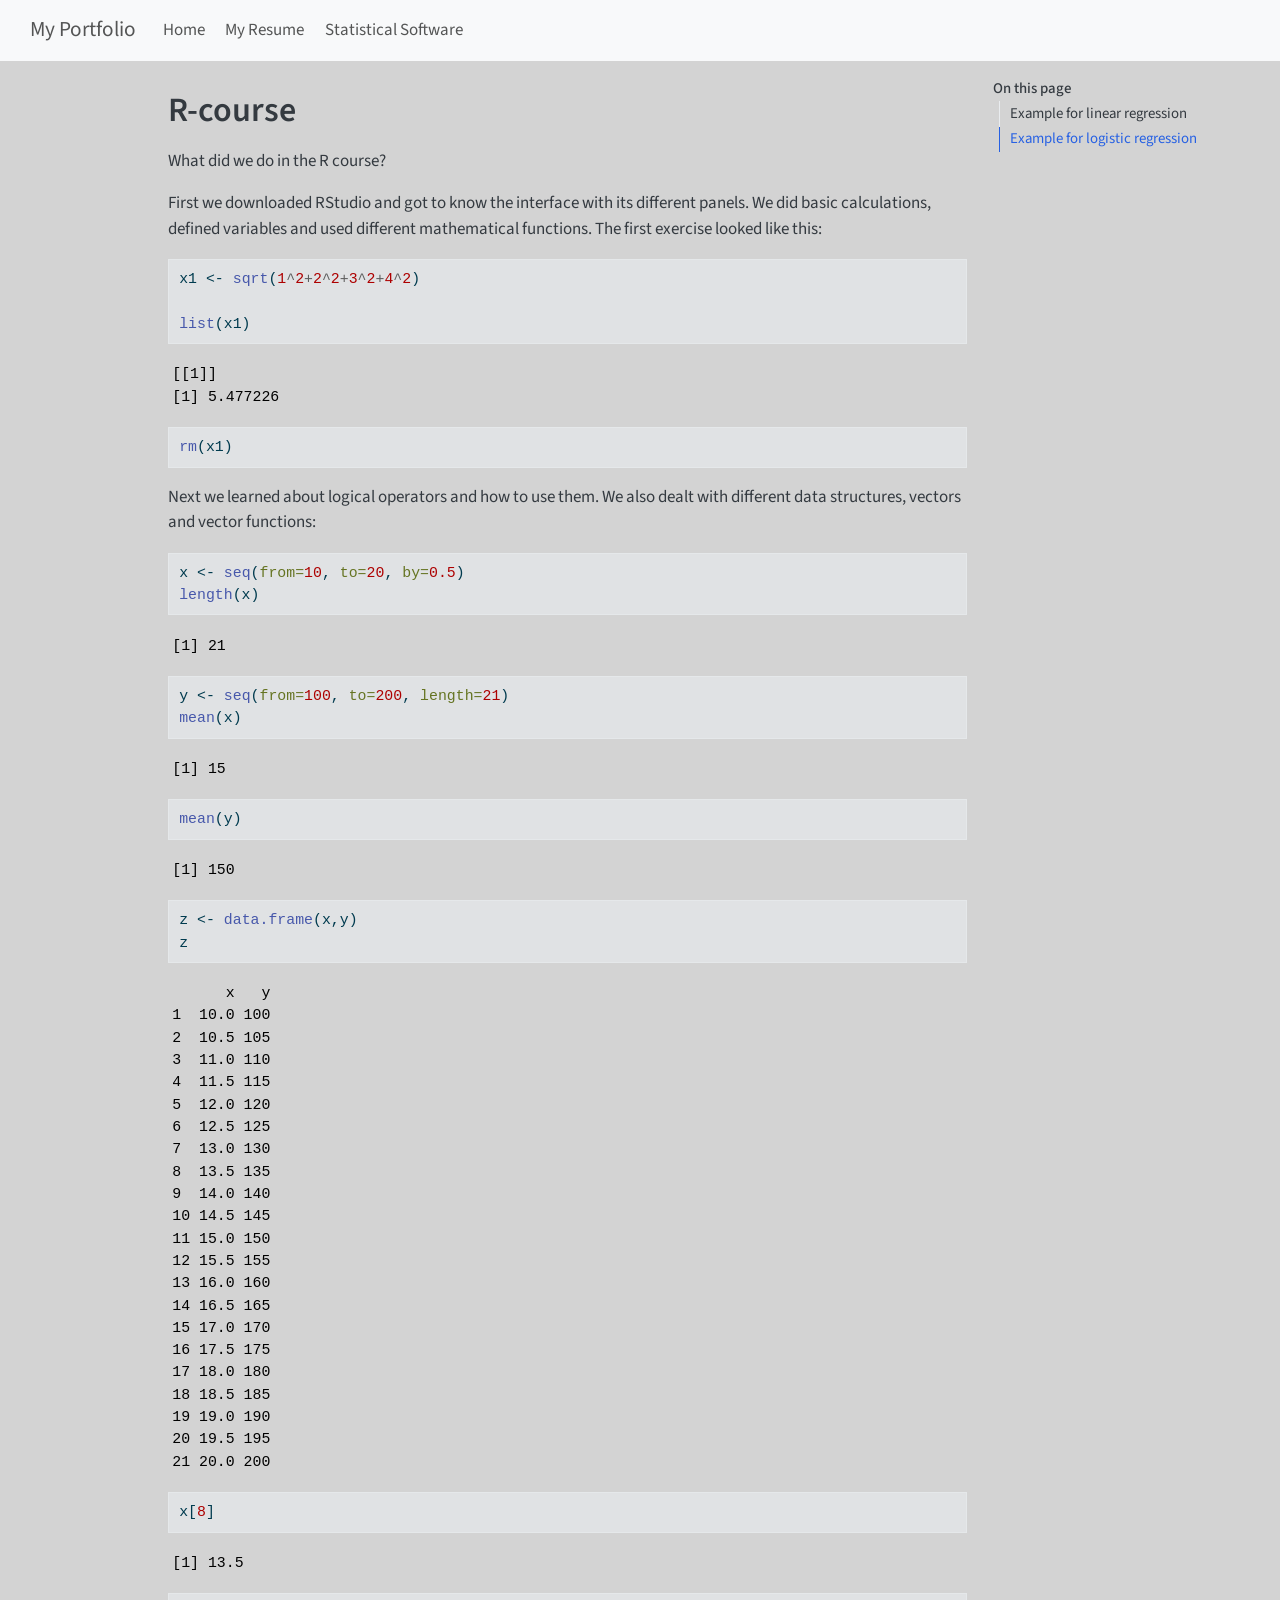
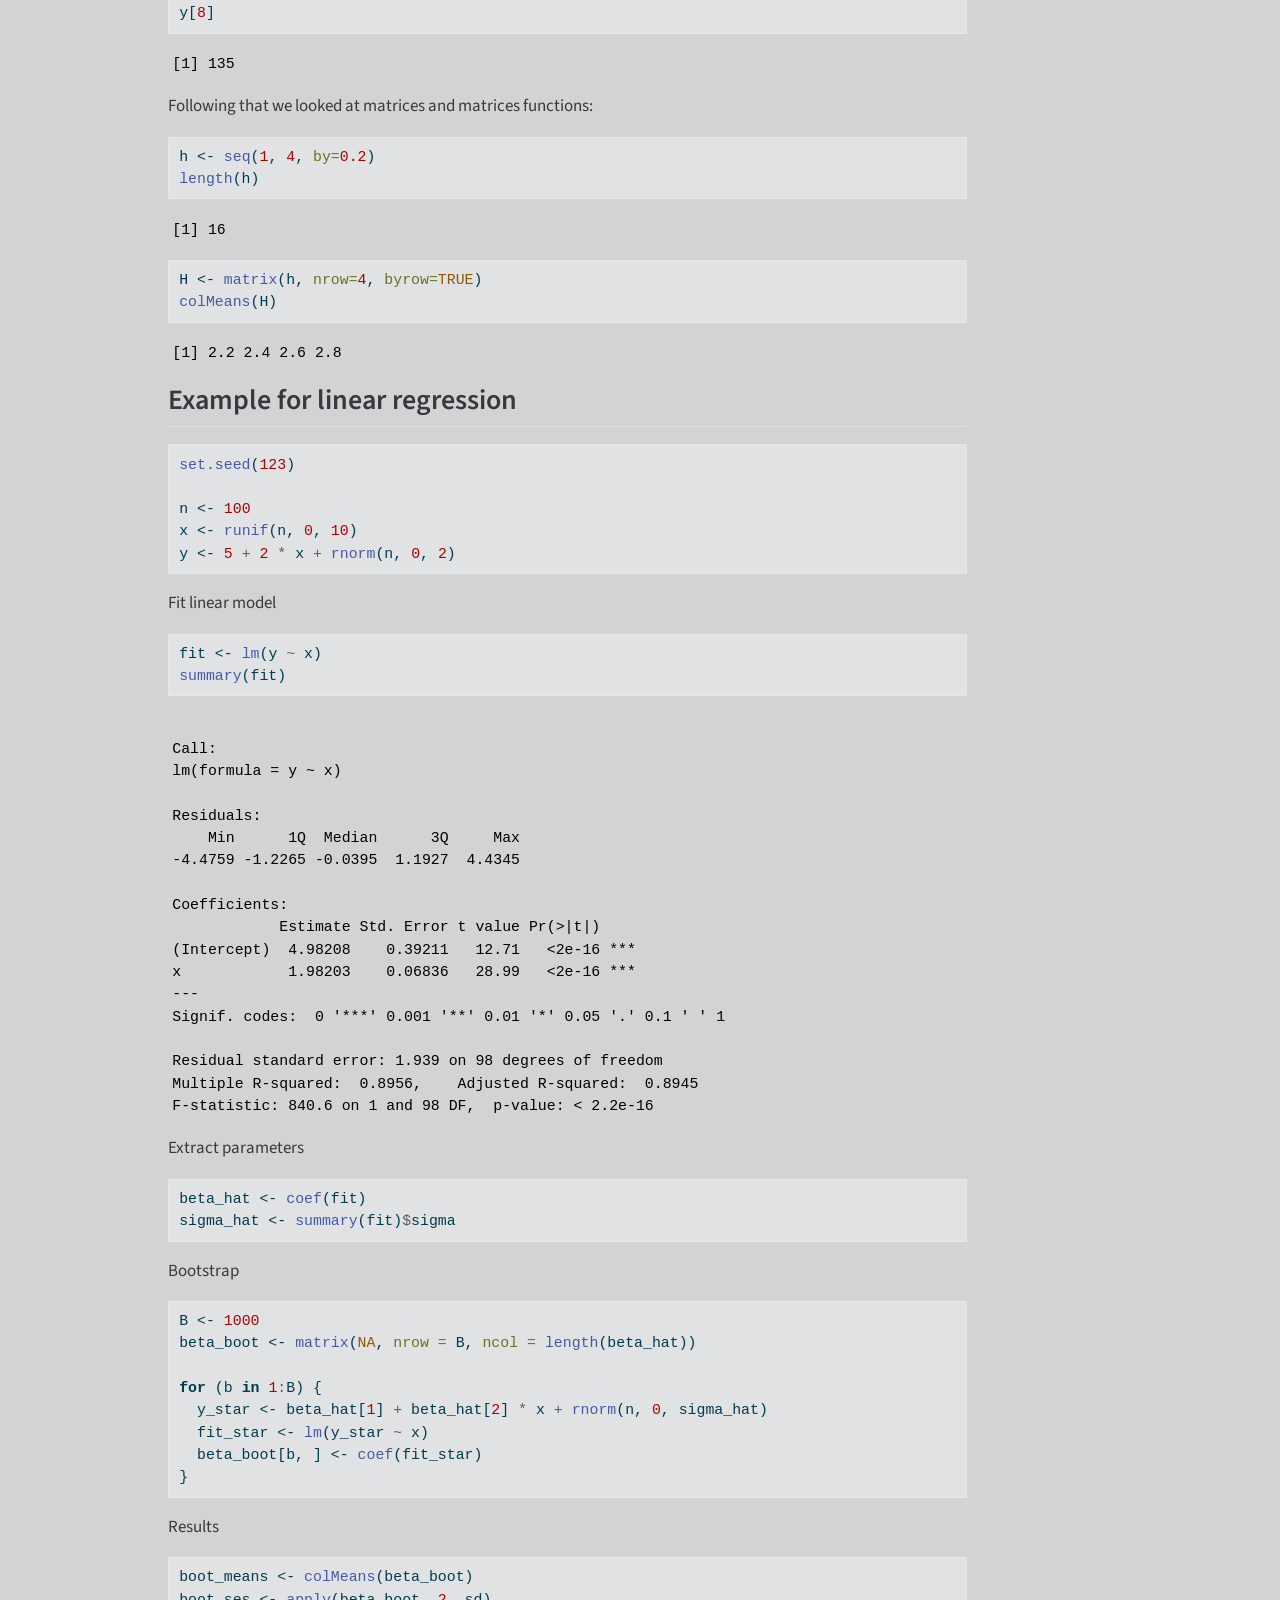
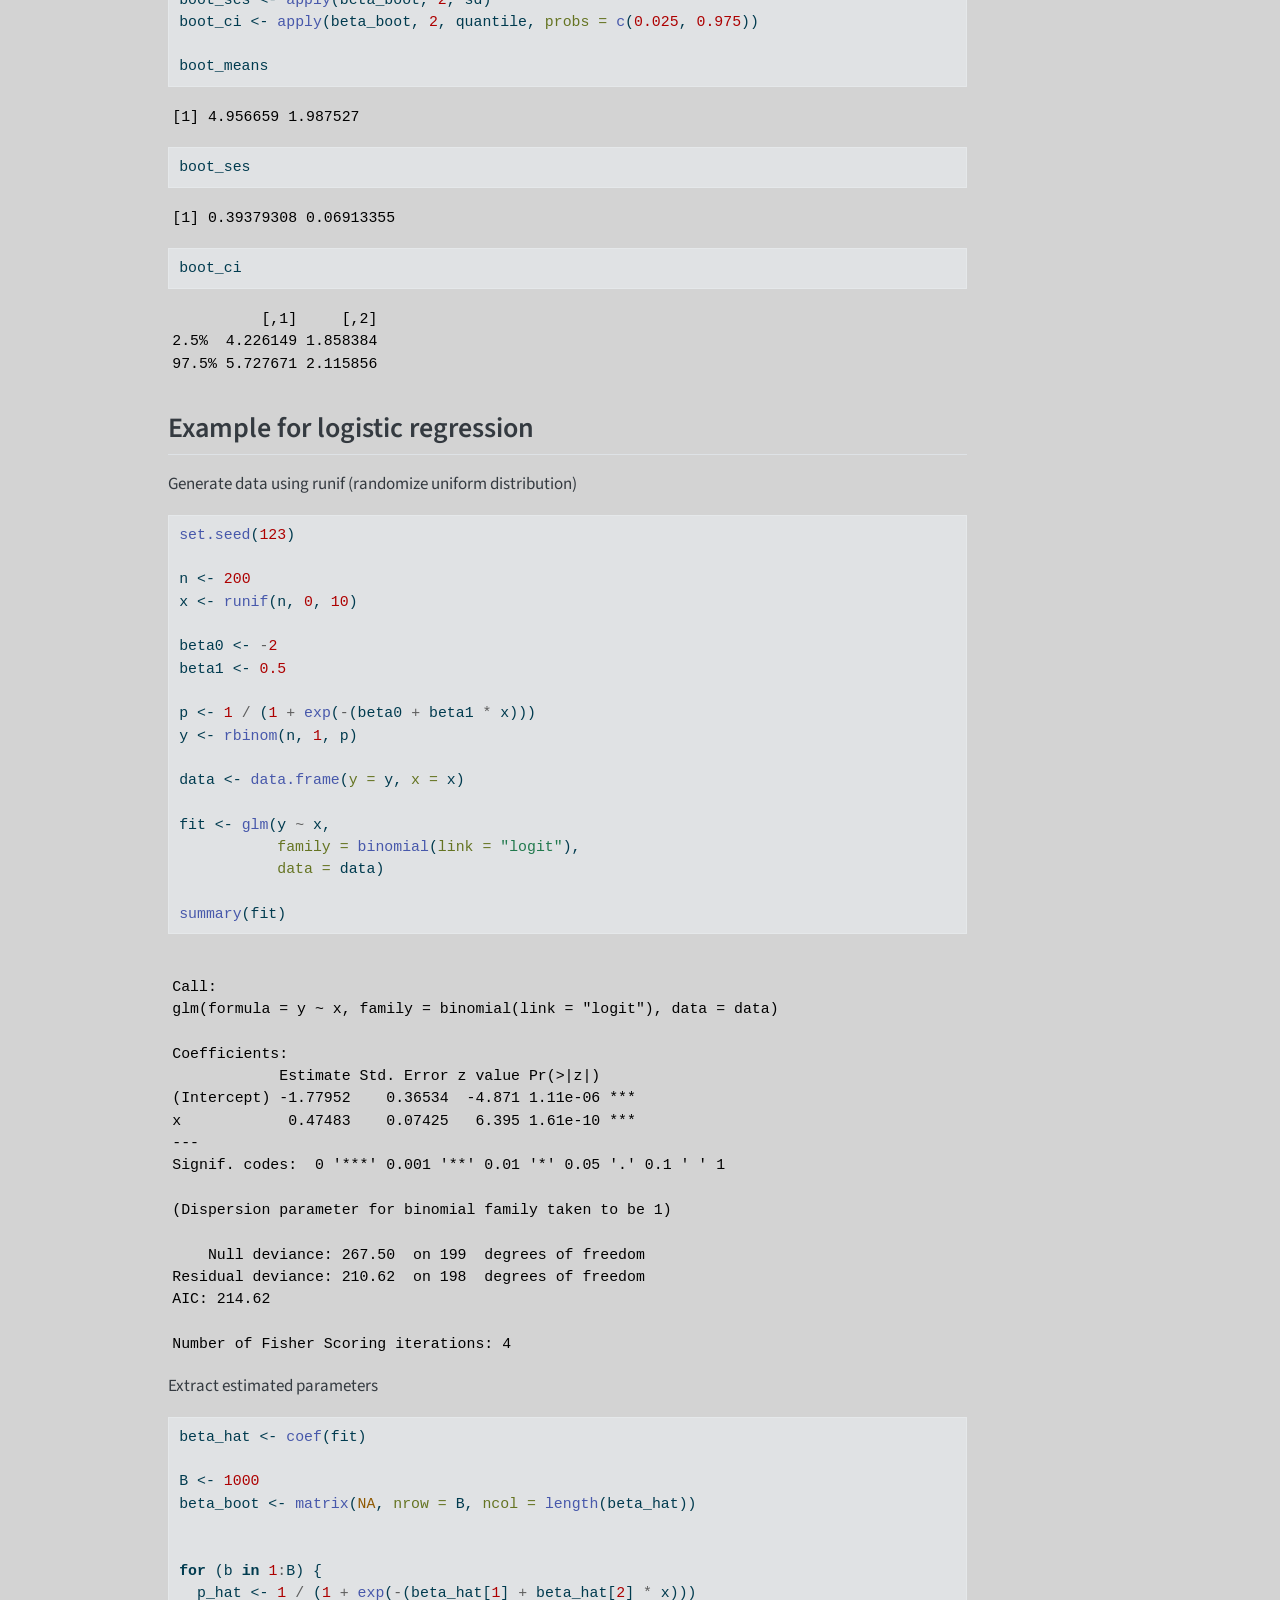
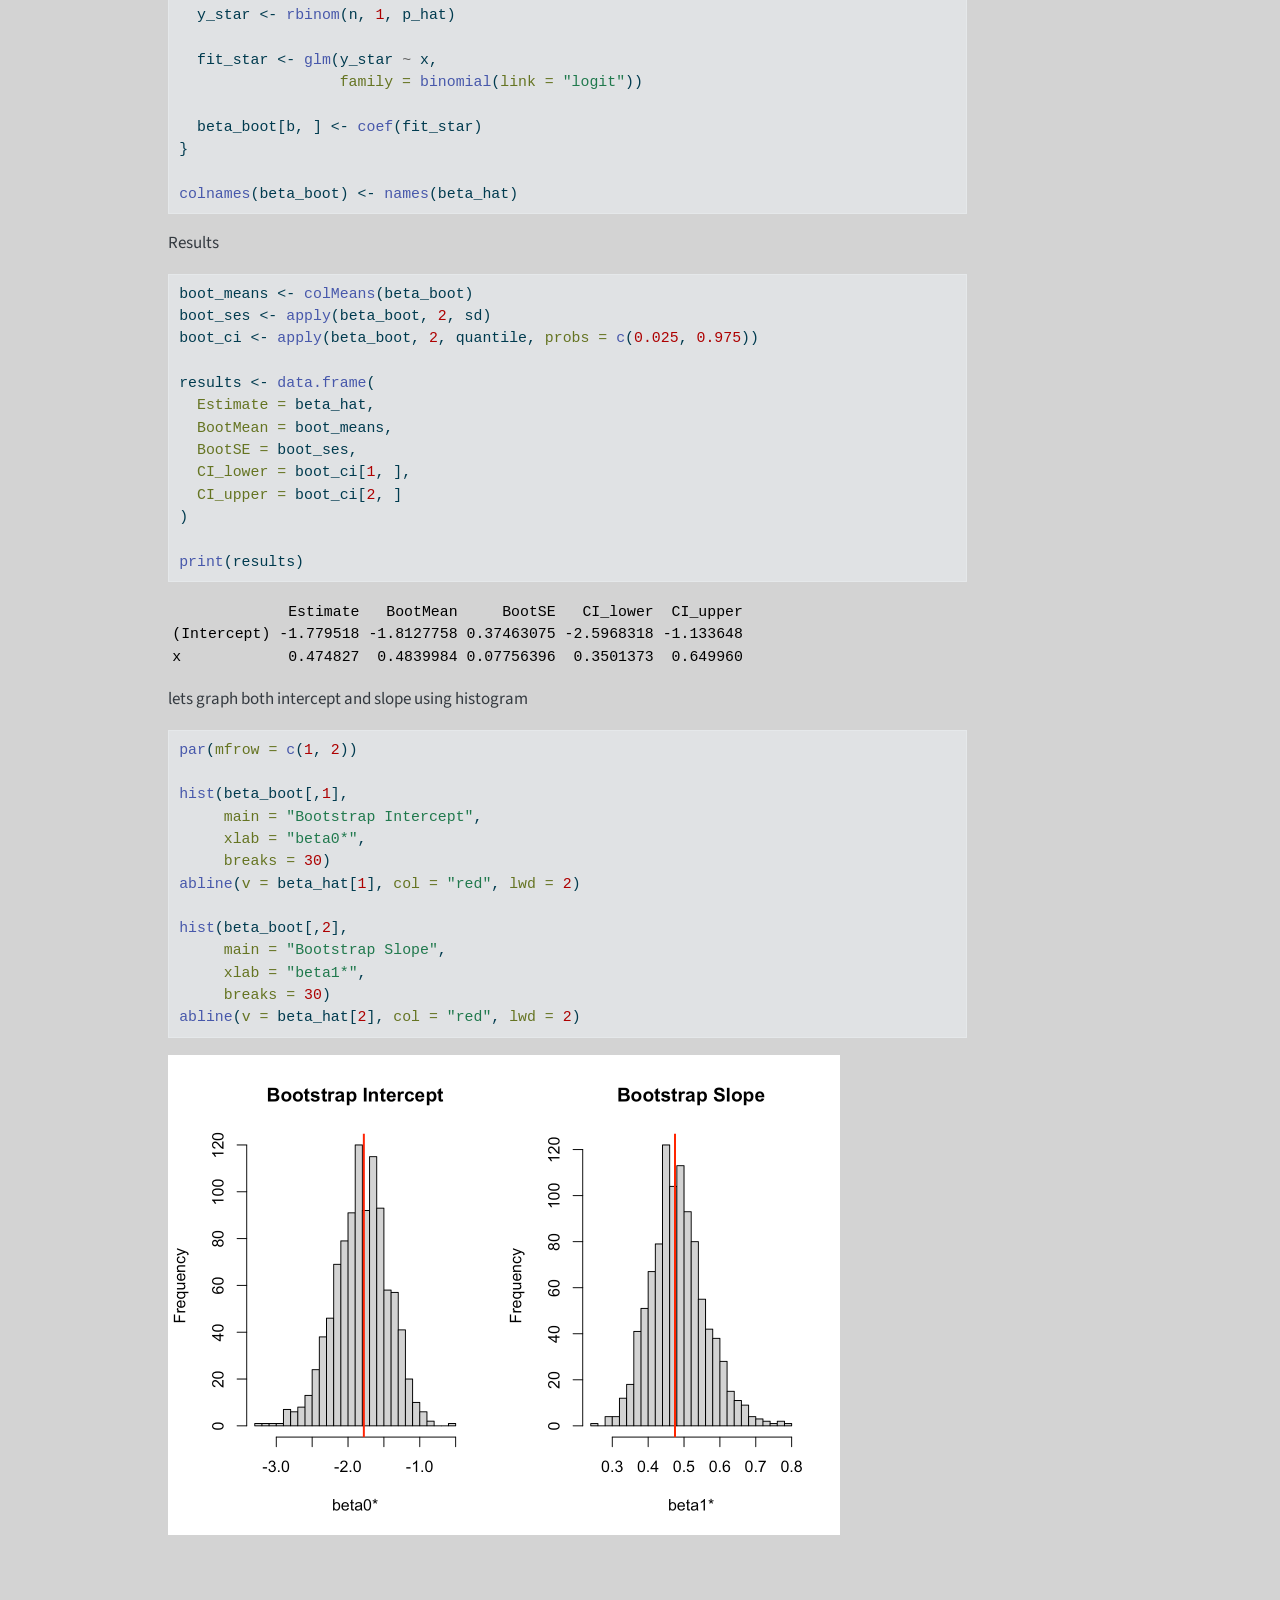
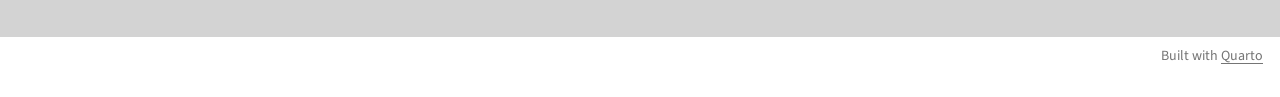
<file: docs/proj1.html>
<!DOCTYPE html>
<html xmlns="http://www.w3.org/1999/xhtml" lang="en" xml:lang="en"><head>

<meta charset="utf-8">
<meta name="generator" content="quarto-1.8.27">

<meta name="viewport" content="width=device-width, initial-scale=1.0, user-scalable=yes">


<title>R-course – My Portfolio</title>
<style>
code{white-space: pre-wrap;}
span.smallcaps{font-variant: small-caps;}
div.columns{display: flex; gap: min(4vw, 1.5em);}
div.column{flex: auto; overflow-x: auto;}
div.hanging-indent{margin-left: 1.5em; text-indent: -1.5em;}
ul.task-list{list-style: none;}
ul.task-list li input[type="checkbox"] {
  width: 0.8em;
  margin: 0 0.8em 0.2em -1em; /* quarto-specific, see https://github.com/quarto-dev/quarto-cli/issues/4556 */ 
  vertical-align: middle;
}
/* CSS for syntax highlighting */
html { -webkit-text-size-adjust: 100%; }
pre > code.sourceCode { white-space: pre; position: relative; }
pre > code.sourceCode > span { display: inline-block; line-height: 1.25; }
pre > code.sourceCode > span:empty { height: 1.2em; }
.sourceCode { overflow: visible; }
code.sourceCode > span { color: inherit; text-decoration: inherit; }
div.sourceCode { margin: 1em 0; }
pre.sourceCode { margin: 0; }
@media screen {
div.sourceCode { overflow: auto; }
}
@media print {
pre > code.sourceCode { white-space: pre-wrap; }
pre > code.sourceCode > span { text-indent: -5em; padding-left: 5em; }
}
pre.numberSource code
  { counter-reset: source-line 0; }
pre.numberSource code > span
  { position: relative; left: -4em; counter-increment: source-line; }
pre.numberSource code > span > a:first-child::before
  { content: counter(source-line);
    position: relative; left: -1em; text-align: right; vertical-align: baseline;
    border: none; display: inline-block;
    -webkit-touch-callout: none; -webkit-user-select: none;
    -khtml-user-select: none; -moz-user-select: none;
    -ms-user-select: none; user-select: none;
    padding: 0 4px; width: 4em;
  }
pre.numberSource { margin-left: 3em;  padding-left: 4px; }
div.sourceCode
  {   }
@media screen {
pre > code.sourceCode > span > a:first-child::before { text-decoration: underline; }
}
</style>


<script src="site_libs/quarto-nav/quarto-nav.js"></script>
<script src="site_libs/quarto-nav/headroom.min.js"></script>
<script src="site_libs/clipboard/clipboard.min.js"></script>
<script src="site_libs/quarto-html/quarto.js" type="module"></script>
<script src="site_libs/quarto-html/tabsets/tabsets.js" type="module"></script>
<script src="site_libs/quarto-html/axe/axe-check.js" type="module"></script>
<script src="site_libs/quarto-html/popper.min.js"></script>
<script src="site_libs/quarto-html/tippy.umd.min.js"></script>
<script src="site_libs/quarto-html/anchor.min.js"></script>
<link href="site_libs/quarto-html/tippy.css" rel="stylesheet">
<link href="site_libs/quarto-html/quarto-syntax-highlighting-ed96de9b727972fe78a7b5d16c58bf87.css" rel="stylesheet" id="quarto-text-highlighting-styles">
<script src="site_libs/bootstrap/bootstrap.min.js"></script>
<link href="site_libs/bootstrap/bootstrap-icons.css" rel="stylesheet">
<link href="site_libs/bootstrap/bootstrap-63fce1a2a72a3b06220822d30083bca0.min.css" rel="stylesheet" append-hash="true" id="quarto-bootstrap" data-mode="light">
<script id="quarto-search-options" type="application/json">{
  "language": {
    "search-no-results-text": "No results",
    "search-matching-documents-text": "matching documents",
    "search-copy-link-title": "Copy link to search",
    "search-hide-matches-text": "Hide additional matches",
    "search-more-match-text": "more match in this document",
    "search-more-matches-text": "more matches in this document",
    "search-clear-button-title": "Clear",
    "search-text-placeholder": "",
    "search-detached-cancel-button-title": "Cancel",
    "search-submit-button-title": "Submit",
    "search-label": "Search"
  }
}</script>


</head>

<body class="nav-fixed quarto-light">

<div id="quarto-search-results"></div>
  <header id="quarto-header" class="headroom fixed-top">
    <nav class="navbar navbar-expand-lg " data-bs-theme="dark">
      <div class="navbar-container container-fluid">
      <div class="navbar-brand-container mx-auto">
    <a class="navbar-brand" href="./index.html">
    <span class="navbar-title">My Portfolio</span>
    </a>
  </div>
          <button class="navbar-toggler" type="button" data-bs-toggle="collapse" data-bs-target="#navbarCollapse" aria-controls="navbarCollapse" role="menu" aria-expanded="false" aria-label="Toggle navigation" onclick="if (window.quartoToggleHeadroom) { window.quartoToggleHeadroom(); }">
  <span class="navbar-toggler-icon"></span>
</button>
          <div class="collapse navbar-collapse" id="navbarCollapse">
            <ul class="navbar-nav navbar-nav-scroll me-auto">
  <li class="nav-item">
    <a class="nav-link" href="./index.html"> 
<span class="menu-text">Home</span></a>
  </li>  
  <li class="nav-item">
    <a class="nav-link" href="./about.html"> 
<span class="menu-text">My Resume</span></a>
  </li>  
  <li class="nav-item">
    <a class="nav-link" href="./software.html"> 
<span class="menu-text">Statistical Software</span></a>
  </li>  
</ul>
          </div> <!-- /navcollapse -->
            <div class="quarto-navbar-tools">
</div>
      </div> <!-- /container-fluid -->
    </nav>
</header>
<!-- content -->
<div id="quarto-content" class="quarto-container page-columns page-rows-contents page-layout-article page-navbar">
<!-- sidebar -->
<!-- margin-sidebar -->
    <div id="quarto-margin-sidebar" class="sidebar margin-sidebar">
        <nav id="TOC" role="doc-toc" class="toc-active">
    <h2 id="toc-title">On this page</h2>
   
  <ul>
  <li><a href="#example-for-linear-regression" id="toc-example-for-linear-regression" class="nav-link active" data-scroll-target="#example-for-linear-regression">Example for linear regression</a></li>
  <li><a href="#example-for-logistic-regression" id="toc-example-for-logistic-regression" class="nav-link" data-scroll-target="#example-for-logistic-regression">Example for logistic regression</a></li>
  </ul>
</nav>
    </div>
<!-- main -->
<main class="content" id="quarto-document-content">

<header id="title-block-header" class="quarto-title-block default">
<div class="quarto-title">
<h1 class="title">R-course</h1>
</div>



<div class="quarto-title-meta">

    
  
    
  </div>
  


</header>


<p>What did we do in the R course?</p>
<p>First we downloaded RStudio and got to know the interface with its different panels. We did basic calculations, defined variables and used different mathematical functions. The first exercise looked like this:</p>
<div class="cell">
<div class="code-copy-outer-scaffold"><div class="sourceCode cell-code" id="cb1"><pre class="sourceCode r code-with-copy"><code class="sourceCode r"><span id="cb1-1"><a href="#cb1-1" aria-hidden="true" tabindex="-1"></a>x1 <span class="ot">&lt;-</span> <span class="fu">sqrt</span>(<span class="dv">1</span><span class="sc">^</span><span class="dv">2</span><span class="sc">+</span><span class="dv">2</span><span class="sc">^</span><span class="dv">2</span><span class="sc">+</span><span class="dv">3</span><span class="sc">^</span><span class="dv">2</span><span class="sc">+</span><span class="dv">4</span><span class="sc">^</span><span class="dv">2</span>)</span>
<span id="cb1-2"><a href="#cb1-2" aria-hidden="true" tabindex="-1"></a></span>
<span id="cb1-3"><a href="#cb1-3" aria-hidden="true" tabindex="-1"></a><span class="fu">list</span>(x1)</span></code></pre></div><button title="Copy to Clipboard" class="code-copy-button"><i class="bi"></i></button></div>
<div class="cell-output cell-output-stdout">
<pre><code>[[1]]
[1] 5.477226</code></pre>
</div>
<div class="code-copy-outer-scaffold"><div class="sourceCode cell-code" id="cb3"><pre class="sourceCode r code-with-copy"><code class="sourceCode r"><span id="cb3-1"><a href="#cb3-1" aria-hidden="true" tabindex="-1"></a><span class="fu">rm</span>(x1)</span></code></pre></div><button title="Copy to Clipboard" class="code-copy-button"><i class="bi"></i></button></div>
</div>
<p>Next we learned about logical operators and how to use them. We also dealt with different data structures, vectors and vector functions:</p>
<div class="cell">
<div class="code-copy-outer-scaffold"><div class="sourceCode cell-code" id="cb4"><pre class="sourceCode r code-with-copy"><code class="sourceCode r"><span id="cb4-1"><a href="#cb4-1" aria-hidden="true" tabindex="-1"></a>x <span class="ot">&lt;-</span> <span class="fu">seq</span>(<span class="at">from=</span><span class="dv">10</span>, <span class="at">to=</span><span class="dv">20</span>, <span class="at">by=</span><span class="fl">0.5</span>)</span>
<span id="cb4-2"><a href="#cb4-2" aria-hidden="true" tabindex="-1"></a><span class="fu">length</span>(x)</span></code></pre></div><button title="Copy to Clipboard" class="code-copy-button"><i class="bi"></i></button></div>
<div class="cell-output cell-output-stdout">
<pre><code>[1] 21</code></pre>
</div>
<div class="code-copy-outer-scaffold"><div class="sourceCode cell-code" id="cb6"><pre class="sourceCode r code-with-copy"><code class="sourceCode r"><span id="cb6-1"><a href="#cb6-1" aria-hidden="true" tabindex="-1"></a>y <span class="ot">&lt;-</span> <span class="fu">seq</span>(<span class="at">from=</span><span class="dv">100</span>, <span class="at">to=</span><span class="dv">200</span>, <span class="at">length=</span><span class="dv">21</span>)</span>
<span id="cb6-2"><a href="#cb6-2" aria-hidden="true" tabindex="-1"></a><span class="fu">mean</span>(x)</span></code></pre></div><button title="Copy to Clipboard" class="code-copy-button"><i class="bi"></i></button></div>
<div class="cell-output cell-output-stdout">
<pre><code>[1] 15</code></pre>
</div>
<div class="code-copy-outer-scaffold"><div class="sourceCode cell-code" id="cb8"><pre class="sourceCode r code-with-copy"><code class="sourceCode r"><span id="cb8-1"><a href="#cb8-1" aria-hidden="true" tabindex="-1"></a><span class="fu">mean</span>(y)</span></code></pre></div><button title="Copy to Clipboard" class="code-copy-button"><i class="bi"></i></button></div>
<div class="cell-output cell-output-stdout">
<pre><code>[1] 150</code></pre>
</div>
<div class="code-copy-outer-scaffold"><div class="sourceCode cell-code" id="cb10"><pre class="sourceCode r code-with-copy"><code class="sourceCode r"><span id="cb10-1"><a href="#cb10-1" aria-hidden="true" tabindex="-1"></a>z <span class="ot">&lt;-</span> <span class="fu">data.frame</span>(x,y)</span>
<span id="cb10-2"><a href="#cb10-2" aria-hidden="true" tabindex="-1"></a>z</span></code></pre></div><button title="Copy to Clipboard" class="code-copy-button"><i class="bi"></i></button></div>
<div class="cell-output cell-output-stdout">
<pre><code>      x   y
1  10.0 100
2  10.5 105
3  11.0 110
4  11.5 115
5  12.0 120
6  12.5 125
7  13.0 130
8  13.5 135
9  14.0 140
10 14.5 145
11 15.0 150
12 15.5 155
13 16.0 160
14 16.5 165
15 17.0 170
16 17.5 175
17 18.0 180
18 18.5 185
19 19.0 190
20 19.5 195
21 20.0 200</code></pre>
</div>
<div class="code-copy-outer-scaffold"><div class="sourceCode cell-code" id="cb12"><pre class="sourceCode r code-with-copy"><code class="sourceCode r"><span id="cb12-1"><a href="#cb12-1" aria-hidden="true" tabindex="-1"></a>x[<span class="dv">8</span>]</span></code></pre></div><button title="Copy to Clipboard" class="code-copy-button"><i class="bi"></i></button></div>
<div class="cell-output cell-output-stdout">
<pre><code>[1] 13.5</code></pre>
</div>
<div class="code-copy-outer-scaffold"><div class="sourceCode cell-code" id="cb14"><pre class="sourceCode r code-with-copy"><code class="sourceCode r"><span id="cb14-1"><a href="#cb14-1" aria-hidden="true" tabindex="-1"></a>y[<span class="dv">8</span>]</span></code></pre></div><button title="Copy to Clipboard" class="code-copy-button"><i class="bi"></i></button></div>
<div class="cell-output cell-output-stdout">
<pre><code>[1] 135</code></pre>
</div>
</div>
<p>Following that we looked at matrices and matrices functions:</p>
<div class="cell">
<div class="code-copy-outer-scaffold"><div class="sourceCode cell-code" id="cb16"><pre class="sourceCode r code-with-copy"><code class="sourceCode r"><span id="cb16-1"><a href="#cb16-1" aria-hidden="true" tabindex="-1"></a>h <span class="ot">&lt;-</span> <span class="fu">seq</span>(<span class="dv">1</span>, <span class="dv">4</span>, <span class="at">by=</span><span class="fl">0.2</span>)</span>
<span id="cb16-2"><a href="#cb16-2" aria-hidden="true" tabindex="-1"></a><span class="fu">length</span>(h)</span></code></pre></div><button title="Copy to Clipboard" class="code-copy-button"><i class="bi"></i></button></div>
<div class="cell-output cell-output-stdout">
<pre><code>[1] 16</code></pre>
</div>
<div class="code-copy-outer-scaffold"><div class="sourceCode cell-code" id="cb18"><pre class="sourceCode r code-with-copy"><code class="sourceCode r"><span id="cb18-1"><a href="#cb18-1" aria-hidden="true" tabindex="-1"></a>H <span class="ot">&lt;-</span> <span class="fu">matrix</span>(h, <span class="at">nrow=</span><span class="dv">4</span>, <span class="at">byrow=</span><span class="cn">TRUE</span>)</span>
<span id="cb18-2"><a href="#cb18-2" aria-hidden="true" tabindex="-1"></a><span class="fu">colMeans</span>(H)</span></code></pre></div><button title="Copy to Clipboard" class="code-copy-button"><i class="bi"></i></button></div>
<div class="cell-output cell-output-stdout">
<pre><code>[1] 2.2 2.4 2.6 2.8</code></pre>
</div>
</div>
<section id="example-for-linear-regression" class="level2">
<h2 class="anchored" data-anchor-id="example-for-linear-regression">Example for linear regression</h2>
<div class="cell">
<div class="code-copy-outer-scaffold"><div class="sourceCode cell-code" id="cb20"><pre class="sourceCode r code-with-copy"><code class="sourceCode r"><span id="cb20-1"><a href="#cb20-1" aria-hidden="true" tabindex="-1"></a><span class="fu">set.seed</span>(<span class="dv">123</span>)</span>
<span id="cb20-2"><a href="#cb20-2" aria-hidden="true" tabindex="-1"></a></span>
<span id="cb20-3"><a href="#cb20-3" aria-hidden="true" tabindex="-1"></a>n <span class="ot">&lt;-</span> <span class="dv">100</span> </span>
<span id="cb20-4"><a href="#cb20-4" aria-hidden="true" tabindex="-1"></a>x <span class="ot">&lt;-</span> <span class="fu">runif</span>(n, <span class="dv">0</span>, <span class="dv">10</span>)</span>
<span id="cb20-5"><a href="#cb20-5" aria-hidden="true" tabindex="-1"></a>y <span class="ot">&lt;-</span> <span class="dv">5</span> <span class="sc">+</span> <span class="dv">2</span> <span class="sc">*</span> x <span class="sc">+</span> <span class="fu">rnorm</span>(n, <span class="dv">0</span>, <span class="dv">2</span>)</span></code></pre></div><button title="Copy to Clipboard" class="code-copy-button"><i class="bi"></i></button></div>
</div>
<p>Fit linear model</p>
<div class="cell">
<div class="code-copy-outer-scaffold"><div class="sourceCode cell-code" id="cb21"><pre class="sourceCode r code-with-copy"><code class="sourceCode r"><span id="cb21-1"><a href="#cb21-1" aria-hidden="true" tabindex="-1"></a>fit <span class="ot">&lt;-</span> <span class="fu">lm</span>(y <span class="sc">~</span> x)</span>
<span id="cb21-2"><a href="#cb21-2" aria-hidden="true" tabindex="-1"></a><span class="fu">summary</span>(fit)</span></code></pre></div><button title="Copy to Clipboard" class="code-copy-button"><i class="bi"></i></button></div>
<div class="cell-output cell-output-stdout">
<pre><code>
Call:
lm(formula = y ~ x)

Residuals:
    Min      1Q  Median      3Q     Max 
-4.4759 -1.2265 -0.0395  1.1927  4.4345 

Coefficients:
            Estimate Std. Error t value Pr(&gt;|t|)    
(Intercept)  4.98208    0.39211   12.71   &lt;2e-16 ***
x            1.98203    0.06836   28.99   &lt;2e-16 ***
---
Signif. codes:  0 '***' 0.001 '**' 0.01 '*' 0.05 '.' 0.1 ' ' 1

Residual standard error: 1.939 on 98 degrees of freedom
Multiple R-squared:  0.8956,    Adjusted R-squared:  0.8945 
F-statistic: 840.6 on 1 and 98 DF,  p-value: &lt; 2.2e-16</code></pre>
</div>
</div>
<p>Extract parameters</p>
<div class="cell">
<div class="code-copy-outer-scaffold"><div class="sourceCode cell-code" id="cb23"><pre class="sourceCode r code-with-copy"><code class="sourceCode r"><span id="cb23-1"><a href="#cb23-1" aria-hidden="true" tabindex="-1"></a>beta_hat <span class="ot">&lt;-</span> <span class="fu">coef</span>(fit) </span>
<span id="cb23-2"><a href="#cb23-2" aria-hidden="true" tabindex="-1"></a>sigma_hat <span class="ot">&lt;-</span> <span class="fu">summary</span>(fit)<span class="sc">$</span>sigma</span></code></pre></div><button title="Copy to Clipboard" class="code-copy-button"><i class="bi"></i></button></div>
</div>
<p>Bootstrap</p>
<div class="cell">
<div class="code-copy-outer-scaffold"><div class="sourceCode cell-code" id="cb24"><pre class="sourceCode r code-with-copy"><code class="sourceCode r"><span id="cb24-1"><a href="#cb24-1" aria-hidden="true" tabindex="-1"></a>B <span class="ot">&lt;-</span> <span class="dv">1000</span></span>
<span id="cb24-2"><a href="#cb24-2" aria-hidden="true" tabindex="-1"></a>beta_boot <span class="ot">&lt;-</span> <span class="fu">matrix</span>(<span class="cn">NA</span>, <span class="at">nrow =</span> B, <span class="at">ncol =</span> <span class="fu">length</span>(beta_hat))</span>
<span id="cb24-3"><a href="#cb24-3" aria-hidden="true" tabindex="-1"></a></span>
<span id="cb24-4"><a href="#cb24-4" aria-hidden="true" tabindex="-1"></a><span class="cf">for</span> (b <span class="cf">in</span> <span class="dv">1</span><span class="sc">:</span>B) {</span>
<span id="cb24-5"><a href="#cb24-5" aria-hidden="true" tabindex="-1"></a>  y_star <span class="ot">&lt;-</span> beta_hat[<span class="dv">1</span>] <span class="sc">+</span> beta_hat[<span class="dv">2</span>] <span class="sc">*</span> x <span class="sc">+</span> <span class="fu">rnorm</span>(n, <span class="dv">0</span>, sigma_hat)</span>
<span id="cb24-6"><a href="#cb24-6" aria-hidden="true" tabindex="-1"></a>  fit_star <span class="ot">&lt;-</span> <span class="fu">lm</span>(y_star <span class="sc">~</span> x)</span>
<span id="cb24-7"><a href="#cb24-7" aria-hidden="true" tabindex="-1"></a>  beta_boot[b, ] <span class="ot">&lt;-</span> <span class="fu">coef</span>(fit_star)</span>
<span id="cb24-8"><a href="#cb24-8" aria-hidden="true" tabindex="-1"></a>}</span></code></pre></div><button title="Copy to Clipboard" class="code-copy-button"><i class="bi"></i></button></div>
</div>
<p>Results</p>
<div class="cell">
<div class="code-copy-outer-scaffold"><div class="sourceCode cell-code" id="cb25"><pre class="sourceCode r code-with-copy"><code class="sourceCode r"><span id="cb25-1"><a href="#cb25-1" aria-hidden="true" tabindex="-1"></a>boot_means <span class="ot">&lt;-</span> <span class="fu">colMeans</span>(beta_boot)</span>
<span id="cb25-2"><a href="#cb25-2" aria-hidden="true" tabindex="-1"></a>boot_ses <span class="ot">&lt;-</span> <span class="fu">apply</span>(beta_boot, <span class="dv">2</span>, sd)</span>
<span id="cb25-3"><a href="#cb25-3" aria-hidden="true" tabindex="-1"></a>boot_ci <span class="ot">&lt;-</span> <span class="fu">apply</span>(beta_boot, <span class="dv">2</span>, quantile, <span class="at">probs =</span> <span class="fu">c</span>(<span class="fl">0.025</span>, <span class="fl">0.975</span>))</span>
<span id="cb25-4"><a href="#cb25-4" aria-hidden="true" tabindex="-1"></a></span>
<span id="cb25-5"><a href="#cb25-5" aria-hidden="true" tabindex="-1"></a>boot_means</span></code></pre></div><button title="Copy to Clipboard" class="code-copy-button"><i class="bi"></i></button></div>
<div class="cell-output cell-output-stdout">
<pre><code>[1] 4.956659 1.987527</code></pre>
</div>
<div class="code-copy-outer-scaffold"><div class="sourceCode cell-code" id="cb27"><pre class="sourceCode r code-with-copy"><code class="sourceCode r"><span id="cb27-1"><a href="#cb27-1" aria-hidden="true" tabindex="-1"></a>boot_ses</span></code></pre></div><button title="Copy to Clipboard" class="code-copy-button"><i class="bi"></i></button></div>
<div class="cell-output cell-output-stdout">
<pre><code>[1] 0.39379308 0.06913355</code></pre>
</div>
<div class="code-copy-outer-scaffold"><div class="sourceCode cell-code" id="cb29"><pre class="sourceCode r code-with-copy"><code class="sourceCode r"><span id="cb29-1"><a href="#cb29-1" aria-hidden="true" tabindex="-1"></a>boot_ci</span></code></pre></div><button title="Copy to Clipboard" class="code-copy-button"><i class="bi"></i></button></div>
<div class="cell-output cell-output-stdout">
<pre><code>          [,1]     [,2]
2.5%  4.226149 1.858384
97.5% 5.727671 2.115856</code></pre>
</div>
</div>
</section>
<section id="example-for-logistic-regression" class="level2">
<h2 class="anchored" data-anchor-id="example-for-logistic-regression">Example for logistic regression</h2>
<p>Generate data using runif (randomize uniform distribution)</p>
<div class="cell">
<div class="code-copy-outer-scaffold"><div class="sourceCode cell-code" id="cb31"><pre class="sourceCode r code-with-copy"><code class="sourceCode r"><span id="cb31-1"><a href="#cb31-1" aria-hidden="true" tabindex="-1"></a><span class="fu">set.seed</span>(<span class="dv">123</span>)</span>
<span id="cb31-2"><a href="#cb31-2" aria-hidden="true" tabindex="-1"></a></span>
<span id="cb31-3"><a href="#cb31-3" aria-hidden="true" tabindex="-1"></a>n <span class="ot">&lt;-</span> <span class="dv">200</span></span>
<span id="cb31-4"><a href="#cb31-4" aria-hidden="true" tabindex="-1"></a>x <span class="ot">&lt;-</span> <span class="fu">runif</span>(n, <span class="dv">0</span>, <span class="dv">10</span>)</span>
<span id="cb31-5"><a href="#cb31-5" aria-hidden="true" tabindex="-1"></a></span>
<span id="cb31-6"><a href="#cb31-6" aria-hidden="true" tabindex="-1"></a>beta0 <span class="ot">&lt;-</span> <span class="sc">-</span><span class="dv">2</span></span>
<span id="cb31-7"><a href="#cb31-7" aria-hidden="true" tabindex="-1"></a>beta1 <span class="ot">&lt;-</span> <span class="fl">0.5</span></span>
<span id="cb31-8"><a href="#cb31-8" aria-hidden="true" tabindex="-1"></a></span>
<span id="cb31-9"><a href="#cb31-9" aria-hidden="true" tabindex="-1"></a>p <span class="ot">&lt;-</span> <span class="dv">1</span> <span class="sc">/</span> (<span class="dv">1</span> <span class="sc">+</span> <span class="fu">exp</span>(<span class="sc">-</span>(beta0 <span class="sc">+</span> beta1 <span class="sc">*</span> x)))</span>
<span id="cb31-10"><a href="#cb31-10" aria-hidden="true" tabindex="-1"></a>y <span class="ot">&lt;-</span> <span class="fu">rbinom</span>(n, <span class="dv">1</span>, p)</span>
<span id="cb31-11"><a href="#cb31-11" aria-hidden="true" tabindex="-1"></a></span>
<span id="cb31-12"><a href="#cb31-12" aria-hidden="true" tabindex="-1"></a>data <span class="ot">&lt;-</span> <span class="fu">data.frame</span>(<span class="at">y =</span> y, <span class="at">x =</span> x)</span>
<span id="cb31-13"><a href="#cb31-13" aria-hidden="true" tabindex="-1"></a></span>
<span id="cb31-14"><a href="#cb31-14" aria-hidden="true" tabindex="-1"></a>fit <span class="ot">&lt;-</span> <span class="fu">glm</span>(y <span class="sc">~</span> x,</span>
<span id="cb31-15"><a href="#cb31-15" aria-hidden="true" tabindex="-1"></a>           <span class="at">family =</span> <span class="fu">binomial</span>(<span class="at">link =</span> <span class="st">"logit"</span>),</span>
<span id="cb31-16"><a href="#cb31-16" aria-hidden="true" tabindex="-1"></a>           <span class="at">data =</span> data)</span>
<span id="cb31-17"><a href="#cb31-17" aria-hidden="true" tabindex="-1"></a></span>
<span id="cb31-18"><a href="#cb31-18" aria-hidden="true" tabindex="-1"></a><span class="fu">summary</span>(fit)</span></code></pre></div><button title="Copy to Clipboard" class="code-copy-button"><i class="bi"></i></button></div>
<div class="cell-output cell-output-stdout">
<pre><code>
Call:
glm(formula = y ~ x, family = binomial(link = "logit"), data = data)

Coefficients:
            Estimate Std. Error z value Pr(&gt;|z|)    
(Intercept) -1.77952    0.36534  -4.871 1.11e-06 ***
x            0.47483    0.07425   6.395 1.61e-10 ***
---
Signif. codes:  0 '***' 0.001 '**' 0.01 '*' 0.05 '.' 0.1 ' ' 1

(Dispersion parameter for binomial family taken to be 1)

    Null deviance: 267.50  on 199  degrees of freedom
Residual deviance: 210.62  on 198  degrees of freedom
AIC: 214.62

Number of Fisher Scoring iterations: 4</code></pre>
</div>
</div>
<p>Extract estimated parameters</p>
<div class="cell">
<div class="code-copy-outer-scaffold"><div class="sourceCode cell-code" id="cb33"><pre class="sourceCode r code-with-copy"><code class="sourceCode r"><span id="cb33-1"><a href="#cb33-1" aria-hidden="true" tabindex="-1"></a>beta_hat <span class="ot">&lt;-</span> <span class="fu">coef</span>(fit)</span>
<span id="cb33-2"><a href="#cb33-2" aria-hidden="true" tabindex="-1"></a></span>
<span id="cb33-3"><a href="#cb33-3" aria-hidden="true" tabindex="-1"></a>B <span class="ot">&lt;-</span> <span class="dv">1000</span></span>
<span id="cb33-4"><a href="#cb33-4" aria-hidden="true" tabindex="-1"></a>beta_boot <span class="ot">&lt;-</span> <span class="fu">matrix</span>(<span class="cn">NA</span>, <span class="at">nrow =</span> B, <span class="at">ncol =</span> <span class="fu">length</span>(beta_hat))</span>
<span id="cb33-5"><a href="#cb33-5" aria-hidden="true" tabindex="-1"></a></span>
<span id="cb33-6"><a href="#cb33-6" aria-hidden="true" tabindex="-1"></a></span>
<span id="cb33-7"><a href="#cb33-7" aria-hidden="true" tabindex="-1"></a><span class="cf">for</span> (b <span class="cf">in</span> <span class="dv">1</span><span class="sc">:</span>B) {</span>
<span id="cb33-8"><a href="#cb33-8" aria-hidden="true" tabindex="-1"></a>  p_hat <span class="ot">&lt;-</span> <span class="dv">1</span> <span class="sc">/</span> (<span class="dv">1</span> <span class="sc">+</span> <span class="fu">exp</span>(<span class="sc">-</span>(beta_hat[<span class="dv">1</span>] <span class="sc">+</span> beta_hat[<span class="dv">2</span>] <span class="sc">*</span> x)))</span>
<span id="cb33-9"><a href="#cb33-9" aria-hidden="true" tabindex="-1"></a>  y_star <span class="ot">&lt;-</span> <span class="fu">rbinom</span>(n, <span class="dv">1</span>, p_hat)</span>
<span id="cb33-10"><a href="#cb33-10" aria-hidden="true" tabindex="-1"></a>  </span>
<span id="cb33-11"><a href="#cb33-11" aria-hidden="true" tabindex="-1"></a>  fit_star <span class="ot">&lt;-</span> <span class="fu">glm</span>(y_star <span class="sc">~</span> x,</span>
<span id="cb33-12"><a href="#cb33-12" aria-hidden="true" tabindex="-1"></a>                  <span class="at">family =</span> <span class="fu">binomial</span>(<span class="at">link =</span> <span class="st">"logit"</span>))</span>
<span id="cb33-13"><a href="#cb33-13" aria-hidden="true" tabindex="-1"></a>  </span>
<span id="cb33-14"><a href="#cb33-14" aria-hidden="true" tabindex="-1"></a>  beta_boot[b, ] <span class="ot">&lt;-</span> <span class="fu">coef</span>(fit_star)</span>
<span id="cb33-15"><a href="#cb33-15" aria-hidden="true" tabindex="-1"></a>}</span>
<span id="cb33-16"><a href="#cb33-16" aria-hidden="true" tabindex="-1"></a></span>
<span id="cb33-17"><a href="#cb33-17" aria-hidden="true" tabindex="-1"></a><span class="fu">colnames</span>(beta_boot) <span class="ot">&lt;-</span> <span class="fu">names</span>(beta_hat)</span></code></pre></div><button title="Copy to Clipboard" class="code-copy-button"><i class="bi"></i></button></div>
</div>
<p>Results</p>
<div class="cell">
<div class="code-copy-outer-scaffold"><div class="sourceCode cell-code" id="cb34"><pre class="sourceCode r code-with-copy"><code class="sourceCode r"><span id="cb34-1"><a href="#cb34-1" aria-hidden="true" tabindex="-1"></a>boot_means <span class="ot">&lt;-</span> <span class="fu">colMeans</span>(beta_boot)</span>
<span id="cb34-2"><a href="#cb34-2" aria-hidden="true" tabindex="-1"></a>boot_ses <span class="ot">&lt;-</span> <span class="fu">apply</span>(beta_boot, <span class="dv">2</span>, sd)</span>
<span id="cb34-3"><a href="#cb34-3" aria-hidden="true" tabindex="-1"></a>boot_ci <span class="ot">&lt;-</span> <span class="fu">apply</span>(beta_boot, <span class="dv">2</span>, quantile, <span class="at">probs =</span> <span class="fu">c</span>(<span class="fl">0.025</span>, <span class="fl">0.975</span>))</span>
<span id="cb34-4"><a href="#cb34-4" aria-hidden="true" tabindex="-1"></a></span>
<span id="cb34-5"><a href="#cb34-5" aria-hidden="true" tabindex="-1"></a>results <span class="ot">&lt;-</span> <span class="fu">data.frame</span>(</span>
<span id="cb34-6"><a href="#cb34-6" aria-hidden="true" tabindex="-1"></a>  <span class="at">Estimate =</span> beta_hat,</span>
<span id="cb34-7"><a href="#cb34-7" aria-hidden="true" tabindex="-1"></a>  <span class="at">BootMean =</span> boot_means,</span>
<span id="cb34-8"><a href="#cb34-8" aria-hidden="true" tabindex="-1"></a>  <span class="at">BootSE =</span> boot_ses,</span>
<span id="cb34-9"><a href="#cb34-9" aria-hidden="true" tabindex="-1"></a>  <span class="at">CI_lower =</span> boot_ci[<span class="dv">1</span>, ],</span>
<span id="cb34-10"><a href="#cb34-10" aria-hidden="true" tabindex="-1"></a>  <span class="at">CI_upper =</span> boot_ci[<span class="dv">2</span>, ]</span>
<span id="cb34-11"><a href="#cb34-11" aria-hidden="true" tabindex="-1"></a>)</span>
<span id="cb34-12"><a href="#cb34-12" aria-hidden="true" tabindex="-1"></a></span>
<span id="cb34-13"><a href="#cb34-13" aria-hidden="true" tabindex="-1"></a><span class="fu">print</span>(results)</span></code></pre></div><button title="Copy to Clipboard" class="code-copy-button"><i class="bi"></i></button></div>
<div class="cell-output cell-output-stdout">
<pre><code>             Estimate   BootMean     BootSE   CI_lower  CI_upper
(Intercept) -1.779518 -1.8127758 0.37463075 -2.5968318 -1.133648
x            0.474827  0.4839984 0.07756396  0.3501373  0.649960</code></pre>
</div>
</div>
<p>lets graph both intercept and slope using histogram</p>
<div class="cell">
<div class="code-copy-outer-scaffold"><div class="sourceCode cell-code" id="cb36"><pre class="sourceCode r code-with-copy"><code class="sourceCode r"><span id="cb36-1"><a href="#cb36-1" aria-hidden="true" tabindex="-1"></a><span class="fu">par</span>(<span class="at">mfrow =</span> <span class="fu">c</span>(<span class="dv">1</span>, <span class="dv">2</span>))</span>
<span id="cb36-2"><a href="#cb36-2" aria-hidden="true" tabindex="-1"></a></span>
<span id="cb36-3"><a href="#cb36-3" aria-hidden="true" tabindex="-1"></a><span class="fu">hist</span>(beta_boot[,<span class="dv">1</span>],</span>
<span id="cb36-4"><a href="#cb36-4" aria-hidden="true" tabindex="-1"></a>     <span class="at">main =</span> <span class="st">"Bootstrap Intercept"</span>,</span>
<span id="cb36-5"><a href="#cb36-5" aria-hidden="true" tabindex="-1"></a>     <span class="at">xlab =</span> <span class="st">"beta0*"</span>,</span>
<span id="cb36-6"><a href="#cb36-6" aria-hidden="true" tabindex="-1"></a>     <span class="at">breaks =</span> <span class="dv">30</span>)</span>
<span id="cb36-7"><a href="#cb36-7" aria-hidden="true" tabindex="-1"></a><span class="fu">abline</span>(<span class="at">v =</span> beta_hat[<span class="dv">1</span>], <span class="at">col =</span> <span class="st">"red"</span>, <span class="at">lwd =</span> <span class="dv">2</span>)</span>
<span id="cb36-8"><a href="#cb36-8" aria-hidden="true" tabindex="-1"></a></span>
<span id="cb36-9"><a href="#cb36-9" aria-hidden="true" tabindex="-1"></a><span class="fu">hist</span>(beta_boot[,<span class="dv">2</span>],</span>
<span id="cb36-10"><a href="#cb36-10" aria-hidden="true" tabindex="-1"></a>     <span class="at">main =</span> <span class="st">"Bootstrap Slope"</span>,</span>
<span id="cb36-11"><a href="#cb36-11" aria-hidden="true" tabindex="-1"></a>     <span class="at">xlab =</span> <span class="st">"beta1*"</span>,</span>
<span id="cb36-12"><a href="#cb36-12" aria-hidden="true" tabindex="-1"></a>     <span class="at">breaks =</span> <span class="dv">30</span>)</span>
<span id="cb36-13"><a href="#cb36-13" aria-hidden="true" tabindex="-1"></a><span class="fu">abline</span>(<span class="at">v =</span> beta_hat[<span class="dv">2</span>], <span class="at">col =</span> <span class="st">"red"</span>, <span class="at">lwd =</span> <span class="dv">2</span>)</span></code></pre></div><button title="Copy to Clipboard" class="code-copy-button"><i class="bi"></i></button></div>
<div class="cell-output-display">
<div>
<figure class="figure">
<p><img src="proj1_files/figure-html/unnamed-chunk-12-1.png" class="img-fluid figure-img" width="672"></p>
</figure>
</div>
</div>
</div>


</section>

</main> <!-- /main -->
<script id="quarto-html-after-body" type="application/javascript">
  window.document.addEventListener("DOMContentLoaded", function (event) {
    const icon = "";
    const anchorJS = new window.AnchorJS();
    anchorJS.options = {
      placement: 'right',
      icon: icon
    };
    anchorJS.add('.anchored');
    const isCodeAnnotation = (el) => {
      for (const clz of el.classList) {
        if (clz.startsWith('code-annotation-')) {                     
          return true;
        }
      }
      return false;
    }
    const onCopySuccess = function(e) {
      // button target
      const button = e.trigger;
      // don't keep focus
      button.blur();
      // flash "checked"
      button.classList.add('code-copy-button-checked');
      var currentTitle = button.getAttribute("title");
      button.setAttribute("title", "Copied!");
      let tooltip;
      if (window.bootstrap) {
        button.setAttribute("data-bs-toggle", "tooltip");
        button.setAttribute("data-bs-placement", "left");
        button.setAttribute("data-bs-title", "Copied!");
        tooltip = new bootstrap.Tooltip(button, 
          { trigger: "manual", 
            customClass: "code-copy-button-tooltip",
            offset: [0, -8]});
        tooltip.show();    
      }
      setTimeout(function() {
        if (tooltip) {
          tooltip.hide();
          button.removeAttribute("data-bs-title");
          button.removeAttribute("data-bs-toggle");
          button.removeAttribute("data-bs-placement");
        }
        button.setAttribute("title", currentTitle);
        button.classList.remove('code-copy-button-checked');
      }, 1000);
      // clear code selection
      e.clearSelection();
    }
    const getTextToCopy = function(trigger) {
      const outerScaffold = trigger.parentElement.cloneNode(true);
      const codeEl = outerScaffold.querySelector('code');
      for (const childEl of codeEl.children) {
        if (isCodeAnnotation(childEl)) {
          childEl.remove();
        }
      }
      return codeEl.innerText;
    }
    const clipboard = new window.ClipboardJS('.code-copy-button:not([data-in-quarto-modal])', {
      text: getTextToCopy
    });
    clipboard.on('success', onCopySuccess);
    if (window.document.getElementById('quarto-embedded-source-code-modal')) {
      const clipboardModal = new window.ClipboardJS('.code-copy-button[data-in-quarto-modal]', {
        text: getTextToCopy,
        container: window.document.getElementById('quarto-embedded-source-code-modal')
      });
      clipboardModal.on('success', onCopySuccess);
    }
      var localhostRegex = new RegExp(/^(?:http|https):\/\/localhost\:?[0-9]*\//);
      var mailtoRegex = new RegExp(/^mailto:/);
        var filterRegex = new RegExp('/' + window.location.host + '/');
      var isInternal = (href) => {
          return filterRegex.test(href) || localhostRegex.test(href) || mailtoRegex.test(href);
      }
      // Inspect non-navigation links and adorn them if external
     var links = window.document.querySelectorAll('a[href]:not(.nav-link):not(.navbar-brand):not(.toc-action):not(.sidebar-link):not(.sidebar-item-toggle):not(.pagination-link):not(.no-external):not([aria-hidden]):not(.dropdown-item):not(.quarto-navigation-tool):not(.about-link)');
      for (var i=0; i<links.length; i++) {
        const link = links[i];
        if (!isInternal(link.href)) {
          // undo the damage that might have been done by quarto-nav.js in the case of
          // links that we want to consider external
          if (link.dataset.originalHref !== undefined) {
            link.href = link.dataset.originalHref;
          }
        }
      }
    function tippyHover(el, contentFn, onTriggerFn, onUntriggerFn) {
      const config = {
        allowHTML: true,
        maxWidth: 500,
        delay: 100,
        arrow: false,
        appendTo: function(el) {
            return el.parentElement;
        },
        interactive: true,
        interactiveBorder: 10,
        theme: 'quarto',
        placement: 'bottom-start',
      };
      if (contentFn) {
        config.content = contentFn;
      }
      if (onTriggerFn) {
        config.onTrigger = onTriggerFn;
      }
      if (onUntriggerFn) {
        config.onUntrigger = onUntriggerFn;
      }
      window.tippy(el, config); 
    }
    const noterefs = window.document.querySelectorAll('a[role="doc-noteref"]');
    for (var i=0; i<noterefs.length; i++) {
      const ref = noterefs[i];
      tippyHover(ref, function() {
        // use id or data attribute instead here
        let href = ref.getAttribute('data-footnote-href') || ref.getAttribute('href');
        try { href = new URL(href).hash; } catch {}
        const id = href.replace(/^#\/?/, "");
        const note = window.document.getElementById(id);
        if (note) {
          return note.innerHTML;
        } else {
          return "";
        }
      });
    }
    const xrefs = window.document.querySelectorAll('a.quarto-xref');
    const processXRef = (id, note) => {
      // Strip column container classes
      const stripColumnClz = (el) => {
        el.classList.remove("page-full", "page-columns");
        if (el.children) {
          for (const child of el.children) {
            stripColumnClz(child);
          }
        }
      }
      stripColumnClz(note)
      if (id === null || id.startsWith('sec-')) {
        // Special case sections, only their first couple elements
        const container = document.createElement("div");
        if (note.children && note.children.length > 2) {
          container.appendChild(note.children[0].cloneNode(true));
          for (let i = 1; i < note.children.length; i++) {
            const child = note.children[i];
            if (child.tagName === "P" && child.innerText === "") {
              continue;
            } else {
              container.appendChild(child.cloneNode(true));
              break;
            }
          }
          if (window.Quarto?.typesetMath) {
            window.Quarto.typesetMath(container);
          }
          return container.innerHTML
        } else {
          if (window.Quarto?.typesetMath) {
            window.Quarto.typesetMath(note);
          }
          return note.innerHTML;
        }
      } else {
        // Remove any anchor links if they are present
        const anchorLink = note.querySelector('a.anchorjs-link');
        if (anchorLink) {
          anchorLink.remove();
        }
        if (window.Quarto?.typesetMath) {
          window.Quarto.typesetMath(note);
        }
        if (note.classList.contains("callout")) {
          return note.outerHTML;
        } else {
          return note.innerHTML;
        }
      }
    }
    for (var i=0; i<xrefs.length; i++) {
      const xref = xrefs[i];
      tippyHover(xref, undefined, function(instance) {
        instance.disable();
        let url = xref.getAttribute('href');
        let hash = undefined; 
        if (url.startsWith('#')) {
          hash = url;
        } else {
          try { hash = new URL(url).hash; } catch {}
        }
        if (hash) {
          const id = hash.replace(/^#\/?/, "");
          const note = window.document.getElementById(id);
          if (note !== null) {
            try {
              const html = processXRef(id, note.cloneNode(true));
              instance.setContent(html);
            } finally {
              instance.enable();
              instance.show();
            }
          } else {
            // See if we can fetch this
            fetch(url.split('#')[0])
            .then(res => res.text())
            .then(html => {
              const parser = new DOMParser();
              const htmlDoc = parser.parseFromString(html, "text/html");
              const note = htmlDoc.getElementById(id);
              if (note !== null) {
                const html = processXRef(id, note);
                instance.setContent(html);
              } 
            }).finally(() => {
              instance.enable();
              instance.show();
            });
          }
        } else {
          // See if we can fetch a full url (with no hash to target)
          // This is a special case and we should probably do some content thinning / targeting
          fetch(url)
          .then(res => res.text())
          .then(html => {
            const parser = new DOMParser();
            const htmlDoc = parser.parseFromString(html, "text/html");
            const note = htmlDoc.querySelector('main.content');
            if (note !== null) {
              // This should only happen for chapter cross references
              // (since there is no id in the URL)
              // remove the first header
              if (note.children.length > 0 && note.children[0].tagName === "HEADER") {
                note.children[0].remove();
              }
              const html = processXRef(null, note);
              instance.setContent(html);
            } 
          }).finally(() => {
            instance.enable();
            instance.show();
          });
        }
      }, function(instance) {
      });
    }
        let selectedAnnoteEl;
        const selectorForAnnotation = ( cell, annotation) => {
          let cellAttr = 'data-code-cell="' + cell + '"';
          let lineAttr = 'data-code-annotation="' +  annotation + '"';
          const selector = 'span[' + cellAttr + '][' + lineAttr + ']';
          return selector;
        }
        const selectCodeLines = (annoteEl) => {
          const doc = window.document;
          const targetCell = annoteEl.getAttribute("data-target-cell");
          const targetAnnotation = annoteEl.getAttribute("data-target-annotation");
          const annoteSpan = window.document.querySelector(selectorForAnnotation(targetCell, targetAnnotation));
          const lines = annoteSpan.getAttribute("data-code-lines").split(",");
          const lineIds = lines.map((line) => {
            return targetCell + "-" + line;
          })
          let top = null;
          let height = null;
          let parent = null;
          if (lineIds.length > 0) {
              //compute the position of the single el (top and bottom and make a div)
              const el = window.document.getElementById(lineIds[0]);
              top = el.offsetTop;
              height = el.offsetHeight;
              parent = el.parentElement.parentElement;
            if (lineIds.length > 1) {
              const lastEl = window.document.getElementById(lineIds[lineIds.length - 1]);
              const bottom = lastEl.offsetTop + lastEl.offsetHeight;
              height = bottom - top;
            }
            if (top !== null && height !== null && parent !== null) {
              // cook up a div (if necessary) and position it 
              let div = window.document.getElementById("code-annotation-line-highlight");
              if (div === null) {
                div = window.document.createElement("div");
                div.setAttribute("id", "code-annotation-line-highlight");
                div.style.position = 'absolute';
                parent.appendChild(div);
              }
              div.style.top = top - 2 + "px";
              div.style.height = height + 4 + "px";
              div.style.left = 0;
              let gutterDiv = window.document.getElementById("code-annotation-line-highlight-gutter");
              if (gutterDiv === null) {
                gutterDiv = window.document.createElement("div");
                gutterDiv.setAttribute("id", "code-annotation-line-highlight-gutter");
                gutterDiv.style.position = 'absolute';
                const codeCell = window.document.getElementById(targetCell);
                const gutter = codeCell.querySelector('.code-annotation-gutter');
                gutter.appendChild(gutterDiv);
              }
              gutterDiv.style.top = top - 2 + "px";
              gutterDiv.style.height = height + 4 + "px";
            }
            selectedAnnoteEl = annoteEl;
          }
        };
        const unselectCodeLines = () => {
          const elementsIds = ["code-annotation-line-highlight", "code-annotation-line-highlight-gutter"];
          elementsIds.forEach((elId) => {
            const div = window.document.getElementById(elId);
            if (div) {
              div.remove();
            }
          });
          selectedAnnoteEl = undefined;
        };
          // Handle positioning of the toggle
      window.addEventListener(
        "resize",
        throttle(() => {
          elRect = undefined;
          if (selectedAnnoteEl) {
            selectCodeLines(selectedAnnoteEl);
          }
        }, 10)
      );
      function throttle(fn, ms) {
      let throttle = false;
      let timer;
        return (...args) => {
          if(!throttle) { // first call gets through
              fn.apply(this, args);
              throttle = true;
          } else { // all the others get throttled
              if(timer) clearTimeout(timer); // cancel #2
              timer = setTimeout(() => {
                fn.apply(this, args);
                timer = throttle = false;
              }, ms);
          }
        };
      }
        // Attach click handler to the DT
        const annoteDls = window.document.querySelectorAll('dt[data-target-cell]');
        for (const annoteDlNode of annoteDls) {
          annoteDlNode.addEventListener('click', (event) => {
            const clickedEl = event.target;
            if (clickedEl !== selectedAnnoteEl) {
              unselectCodeLines();
              const activeEl = window.document.querySelector('dt[data-target-cell].code-annotation-active');
              if (activeEl) {
                activeEl.classList.remove('code-annotation-active');
              }
              selectCodeLines(clickedEl);
              clickedEl.classList.add('code-annotation-active');
            } else {
              // Unselect the line
              unselectCodeLines();
              clickedEl.classList.remove('code-annotation-active');
            }
          });
        }
    const findCites = (el) => {
      const parentEl = el.parentElement;
      if (parentEl) {
        const cites = parentEl.dataset.cites;
        if (cites) {
          return {
            el,
            cites: cites.split(' ')
          };
        } else {
          return findCites(el.parentElement)
        }
      } else {
        return undefined;
      }
    };
    var bibliorefs = window.document.querySelectorAll('a[role="doc-biblioref"]');
    for (var i=0; i<bibliorefs.length; i++) {
      const ref = bibliorefs[i];
      const citeInfo = findCites(ref);
      if (citeInfo) {
        tippyHover(citeInfo.el, function() {
          var popup = window.document.createElement('div');
          citeInfo.cites.forEach(function(cite) {
            var citeDiv = window.document.createElement('div');
            citeDiv.classList.add('hanging-indent');
            citeDiv.classList.add('csl-entry');
            var biblioDiv = window.document.getElementById('ref-' + cite);
            if (biblioDiv) {
              citeDiv.innerHTML = biblioDiv.innerHTML;
            }
            popup.appendChild(citeDiv);
          });
          return popup.innerHTML;
        });
      }
    }
  });
  </script>
</div> <!-- /content -->
<footer class="footer">
  <div class="nav-footer">
    <div class="nav-footer-left">
      &nbsp;
    </div>   
    <div class="nav-footer-center">
      &nbsp;
    </div>
    <div class="nav-footer-right">
<p>Built with <a href="https://quarto.org/">Quarto</a></p>
</div>
  </div>
</footer>




</body></html>
</file>
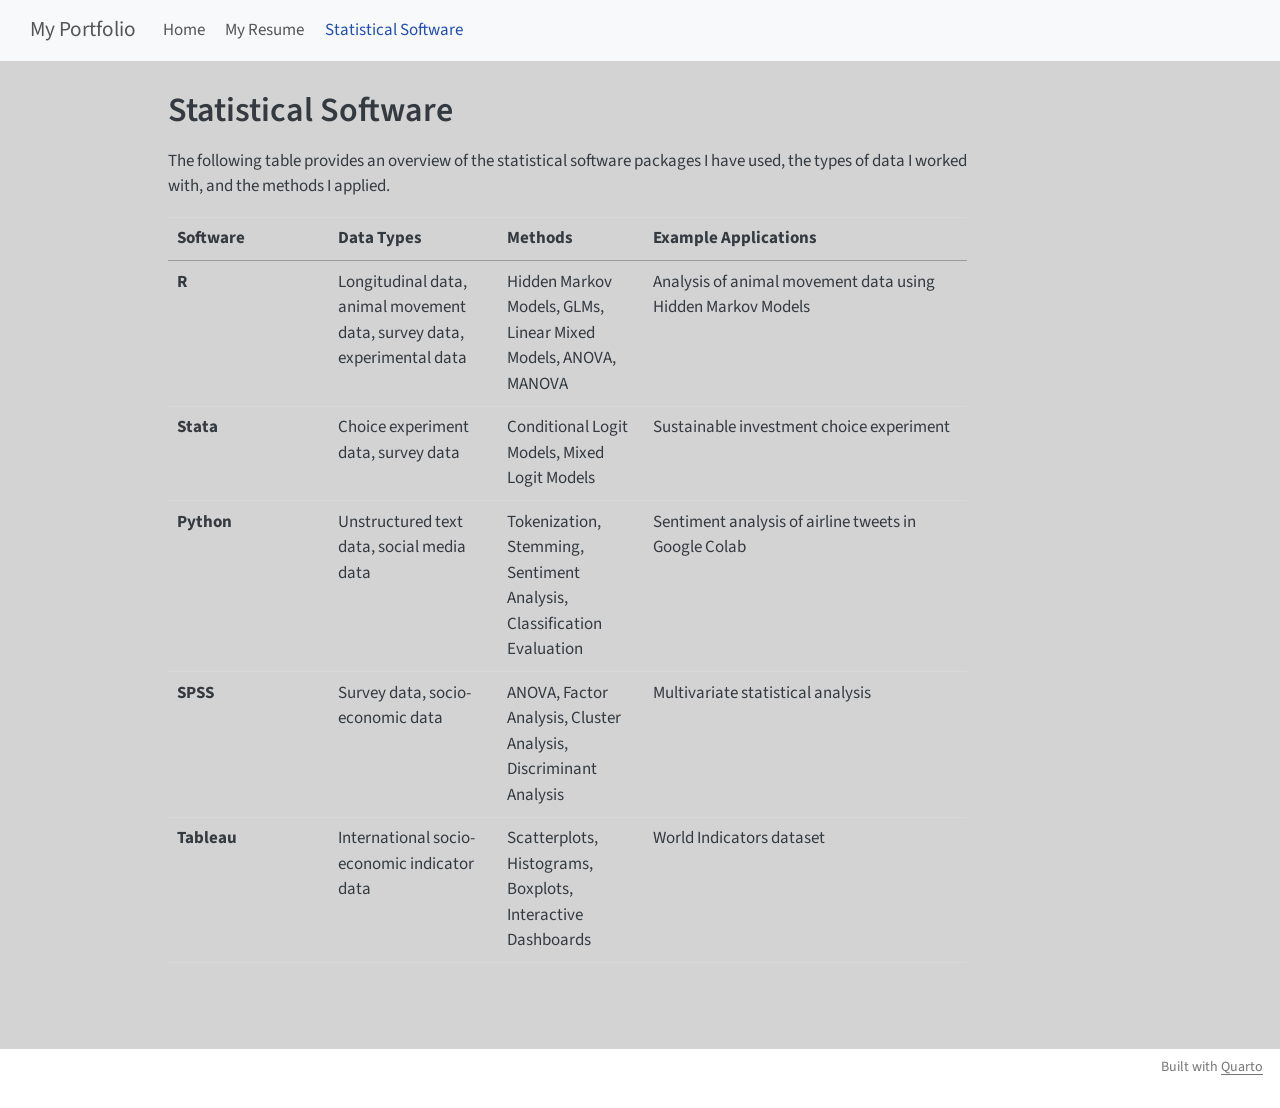
<file: docs/software.html>
<!DOCTYPE html>
<html xmlns="http://www.w3.org/1999/xhtml" lang="en" xml:lang="en"><head>

<meta charset="utf-8">
<meta name="generator" content="quarto-1.8.27">

<meta name="viewport" content="width=device-width, initial-scale=1.0, user-scalable=yes">


<title>Statistical Software – My Portfolio</title>
<style>
code{white-space: pre-wrap;}
span.smallcaps{font-variant: small-caps;}
div.columns{display: flex; gap: min(4vw, 1.5em);}
div.column{flex: auto; overflow-x: auto;}
div.hanging-indent{margin-left: 1.5em; text-indent: -1.5em;}
ul.task-list{list-style: none;}
ul.task-list li input[type="checkbox"] {
  width: 0.8em;
  margin: 0 0.8em 0.2em -1em; /* quarto-specific, see https://github.com/quarto-dev/quarto-cli/issues/4556 */ 
  vertical-align: middle;
}
</style>


<script src="site_libs/quarto-nav/quarto-nav.js"></script>
<script src="site_libs/quarto-nav/headroom.min.js"></script>
<script src="site_libs/clipboard/clipboard.min.js"></script>
<script src="site_libs/quarto-html/quarto.js" type="module"></script>
<script src="site_libs/quarto-html/tabsets/tabsets.js" type="module"></script>
<script src="site_libs/quarto-html/axe/axe-check.js" type="module"></script>
<script src="site_libs/quarto-html/popper.min.js"></script>
<script src="site_libs/quarto-html/tippy.umd.min.js"></script>
<script src="site_libs/quarto-html/anchor.min.js"></script>
<link href="site_libs/quarto-html/tippy.css" rel="stylesheet">
<link href="site_libs/quarto-html/quarto-syntax-highlighting-ed96de9b727972fe78a7b5d16c58bf87.css" rel="stylesheet" id="quarto-text-highlighting-styles">
<script src="site_libs/bootstrap/bootstrap.min.js"></script>
<link href="site_libs/bootstrap/bootstrap-icons.css" rel="stylesheet">
<link href="site_libs/bootstrap/bootstrap-63fce1a2a72a3b06220822d30083bca0.min.css" rel="stylesheet" append-hash="true" id="quarto-bootstrap" data-mode="light">
<script id="quarto-search-options" type="application/json">{
  "language": {
    "search-no-results-text": "No results",
    "search-matching-documents-text": "matching documents",
    "search-copy-link-title": "Copy link to search",
    "search-hide-matches-text": "Hide additional matches",
    "search-more-match-text": "more match in this document",
    "search-more-matches-text": "more matches in this document",
    "search-clear-button-title": "Clear",
    "search-text-placeholder": "",
    "search-detached-cancel-button-title": "Cancel",
    "search-submit-button-title": "Submit",
    "search-label": "Search"
  }
}</script>


</head>

<body class="nav-fixed quarto-light">

<div id="quarto-search-results"></div>
  <header id="quarto-header" class="headroom fixed-top">
    <nav class="navbar navbar-expand-lg " data-bs-theme="dark">
      <div class="navbar-container container-fluid">
      <div class="navbar-brand-container mx-auto">
    <a class="navbar-brand" href="./index.html">
    <span class="navbar-title">My Portfolio</span>
    </a>
  </div>
          <button class="navbar-toggler" type="button" data-bs-toggle="collapse" data-bs-target="#navbarCollapse" aria-controls="navbarCollapse" role="menu" aria-expanded="false" aria-label="Toggle navigation" onclick="if (window.quartoToggleHeadroom) { window.quartoToggleHeadroom(); }">
  <span class="navbar-toggler-icon"></span>
</button>
          <div class="collapse navbar-collapse" id="navbarCollapse">
            <ul class="navbar-nav navbar-nav-scroll me-auto">
  <li class="nav-item">
    <a class="nav-link" href="./index.html"> 
<span class="menu-text">Home</span></a>
  </li>  
  <li class="nav-item">
    <a class="nav-link" href="./about.html"> 
<span class="menu-text">My Resume</span></a>
  </li>  
  <li class="nav-item">
    <a class="nav-link active" href="./software.html" aria-current="page"> 
<span class="menu-text">Statistical Software</span></a>
  </li>  
</ul>
          </div> <!-- /navcollapse -->
            <div class="quarto-navbar-tools">
</div>
      </div> <!-- /container-fluid -->
    </nav>
</header>
<!-- content -->
<div id="quarto-content" class="quarto-container page-columns page-rows-contents page-layout-article page-navbar">
<!-- sidebar -->
<!-- margin-sidebar -->
    <div id="quarto-margin-sidebar" class="sidebar margin-sidebar zindex-bottom">
        
    </div>
<!-- main -->
<main class="content" id="quarto-document-content">

<header id="title-block-header" class="quarto-title-block default">
<div class="quarto-title">
<h1 class="title">Statistical Software</h1>
</div>



<div class="quarto-title-meta">

    
  
    
  </div>
  


</header>


<p>The following table provides an overview of the statistical software packages I have used, the types of data I worked with, and the methods I applied.</p>
<table class="caption-top table">
<colgroup>
<col style="width: 20%">
<col style="width: 21%">
<col style="width: 18%">
<col style="width: 40%">
</colgroup>
<thead>
<tr class="header">
<th>Software</th>
<th>Data Types</th>
<th>Methods</th>
<th>Example Applications</th>
</tr>
</thead>
<tbody>
<tr class="odd">
<td><strong>R</strong></td>
<td>Longitudinal data, animal movement data, survey data, experimental data</td>
<td>Hidden Markov Models, GLMs, Linear Mixed Models, ANOVA, MANOVA</td>
<td>Analysis of animal movement data using Hidden Markov Models</td>
</tr>
<tr class="even">
<td><strong>Stata</strong></td>
<td>Choice experiment data, survey data</td>
<td>Conditional Logit Models, Mixed Logit Models</td>
<td>Sustainable investment choice experiment</td>
</tr>
<tr class="odd">
<td><strong>Python</strong></td>
<td>Unstructured text data, social media data</td>
<td>Tokenization, Stemming, Sentiment Analysis, Classification Evaluation</td>
<td>Sentiment analysis of airline tweets in Google Colab</td>
</tr>
<tr class="even">
<td><strong>SPSS</strong></td>
<td>Survey data, socio-economic data</td>
<td>ANOVA, Factor Analysis, Cluster Analysis, Discriminant Analysis</td>
<td>Multivariate statistical analysis</td>
</tr>
<tr class="odd">
<td><strong>Tableau</strong></td>
<td>International socio-economic indicator data</td>
<td>Scatterplots, Histograms, Boxplots, Interactive Dashboards</td>
<td>World Indicators dataset</td>
</tr>
</tbody>
</table>



</main> <!-- /main -->
<script id="quarto-html-after-body" type="application/javascript">
  window.document.addEventListener("DOMContentLoaded", function (event) {
    const icon = "";
    const anchorJS = new window.AnchorJS();
    anchorJS.options = {
      placement: 'right',
      icon: icon
    };
    anchorJS.add('.anchored');
    const isCodeAnnotation = (el) => {
      for (const clz of el.classList) {
        if (clz.startsWith('code-annotation-')) {                     
          return true;
        }
      }
      return false;
    }
    const onCopySuccess = function(e) {
      // button target
      const button = e.trigger;
      // don't keep focus
      button.blur();
      // flash "checked"
      button.classList.add('code-copy-button-checked');
      var currentTitle = button.getAttribute("title");
      button.setAttribute("title", "Copied!");
      let tooltip;
      if (window.bootstrap) {
        button.setAttribute("data-bs-toggle", "tooltip");
        button.setAttribute("data-bs-placement", "left");
        button.setAttribute("data-bs-title", "Copied!");
        tooltip = new bootstrap.Tooltip(button, 
          { trigger: "manual", 
            customClass: "code-copy-button-tooltip",
            offset: [0, -8]});
        tooltip.show();    
      }
      setTimeout(function() {
        if (tooltip) {
          tooltip.hide();
          button.removeAttribute("data-bs-title");
          button.removeAttribute("data-bs-toggle");
          button.removeAttribute("data-bs-placement");
        }
        button.setAttribute("title", currentTitle);
        button.classList.remove('code-copy-button-checked');
      }, 1000);
      // clear code selection
      e.clearSelection();
    }
    const getTextToCopy = function(trigger) {
      const outerScaffold = trigger.parentElement.cloneNode(true);
      const codeEl = outerScaffold.querySelector('code');
      for (const childEl of codeEl.children) {
        if (isCodeAnnotation(childEl)) {
          childEl.remove();
        }
      }
      return codeEl.innerText;
    }
    const clipboard = new window.ClipboardJS('.code-copy-button:not([data-in-quarto-modal])', {
      text: getTextToCopy
    });
    clipboard.on('success', onCopySuccess);
    if (window.document.getElementById('quarto-embedded-source-code-modal')) {
      const clipboardModal = new window.ClipboardJS('.code-copy-button[data-in-quarto-modal]', {
        text: getTextToCopy,
        container: window.document.getElementById('quarto-embedded-source-code-modal')
      });
      clipboardModal.on('success', onCopySuccess);
    }
      var localhostRegex = new RegExp(/^(?:http|https):\/\/localhost\:?[0-9]*\//);
      var mailtoRegex = new RegExp(/^mailto:/);
        var filterRegex = new RegExp('/' + window.location.host + '/');
      var isInternal = (href) => {
          return filterRegex.test(href) || localhostRegex.test(href) || mailtoRegex.test(href);
      }
      // Inspect non-navigation links and adorn them if external
     var links = window.document.querySelectorAll('a[href]:not(.nav-link):not(.navbar-brand):not(.toc-action):not(.sidebar-link):not(.sidebar-item-toggle):not(.pagination-link):not(.no-external):not([aria-hidden]):not(.dropdown-item):not(.quarto-navigation-tool):not(.about-link)');
      for (var i=0; i<links.length; i++) {
        const link = links[i];
        if (!isInternal(link.href)) {
          // undo the damage that might have been done by quarto-nav.js in the case of
          // links that we want to consider external
          if (link.dataset.originalHref !== undefined) {
            link.href = link.dataset.originalHref;
          }
        }
      }
    function tippyHover(el, contentFn, onTriggerFn, onUntriggerFn) {
      const config = {
        allowHTML: true,
        maxWidth: 500,
        delay: 100,
        arrow: false,
        appendTo: function(el) {
            return el.parentElement;
        },
        interactive: true,
        interactiveBorder: 10,
        theme: 'quarto',
        placement: 'bottom-start',
      };
      if (contentFn) {
        config.content = contentFn;
      }
      if (onTriggerFn) {
        config.onTrigger = onTriggerFn;
      }
      if (onUntriggerFn) {
        config.onUntrigger = onUntriggerFn;
      }
      window.tippy(el, config); 
    }
    const noterefs = window.document.querySelectorAll('a[role="doc-noteref"]');
    for (var i=0; i<noterefs.length; i++) {
      const ref = noterefs[i];
      tippyHover(ref, function() {
        // use id or data attribute instead here
        let href = ref.getAttribute('data-footnote-href') || ref.getAttribute('href');
        try { href = new URL(href).hash; } catch {}
        const id = href.replace(/^#\/?/, "");
        const note = window.document.getElementById(id);
        if (note) {
          return note.innerHTML;
        } else {
          return "";
        }
      });
    }
    const xrefs = window.document.querySelectorAll('a.quarto-xref');
    const processXRef = (id, note) => {
      // Strip column container classes
      const stripColumnClz = (el) => {
        el.classList.remove("page-full", "page-columns");
        if (el.children) {
          for (const child of el.children) {
            stripColumnClz(child);
          }
        }
      }
      stripColumnClz(note)
      if (id === null || id.startsWith('sec-')) {
        // Special case sections, only their first couple elements
        const container = document.createElement("div");
        if (note.children && note.children.length > 2) {
          container.appendChild(note.children[0].cloneNode(true));
          for (let i = 1; i < note.children.length; i++) {
            const child = note.children[i];
            if (child.tagName === "P" && child.innerText === "") {
              continue;
            } else {
              container.appendChild(child.cloneNode(true));
              break;
            }
          }
          if (window.Quarto?.typesetMath) {
            window.Quarto.typesetMath(container);
          }
          return container.innerHTML
        } else {
          if (window.Quarto?.typesetMath) {
            window.Quarto.typesetMath(note);
          }
          return note.innerHTML;
        }
      } else {
        // Remove any anchor links if they are present
        const anchorLink = note.querySelector('a.anchorjs-link');
        if (anchorLink) {
          anchorLink.remove();
        }
        if (window.Quarto?.typesetMath) {
          window.Quarto.typesetMath(note);
        }
        if (note.classList.contains("callout")) {
          return note.outerHTML;
        } else {
          return note.innerHTML;
        }
      }
    }
    for (var i=0; i<xrefs.length; i++) {
      const xref = xrefs[i];
      tippyHover(xref, undefined, function(instance) {
        instance.disable();
        let url = xref.getAttribute('href');
        let hash = undefined; 
        if (url.startsWith('#')) {
          hash = url;
        } else {
          try { hash = new URL(url).hash; } catch {}
        }
        if (hash) {
          const id = hash.replace(/^#\/?/, "");
          const note = window.document.getElementById(id);
          if (note !== null) {
            try {
              const html = processXRef(id, note.cloneNode(true));
              instance.setContent(html);
            } finally {
              instance.enable();
              instance.show();
            }
          } else {
            // See if we can fetch this
            fetch(url.split('#')[0])
            .then(res => res.text())
            .then(html => {
              const parser = new DOMParser();
              const htmlDoc = parser.parseFromString(html, "text/html");
              const note = htmlDoc.getElementById(id);
              if (note !== null) {
                const html = processXRef(id, note);
                instance.setContent(html);
              } 
            }).finally(() => {
              instance.enable();
              instance.show();
            });
          }
        } else {
          // See if we can fetch a full url (with no hash to target)
          // This is a special case and we should probably do some content thinning / targeting
          fetch(url)
          .then(res => res.text())
          .then(html => {
            const parser = new DOMParser();
            const htmlDoc = parser.parseFromString(html, "text/html");
            const note = htmlDoc.querySelector('main.content');
            if (note !== null) {
              // This should only happen for chapter cross references
              // (since there is no id in the URL)
              // remove the first header
              if (note.children.length > 0 && note.children[0].tagName === "HEADER") {
                note.children[0].remove();
              }
              const html = processXRef(null, note);
              instance.setContent(html);
            } 
          }).finally(() => {
            instance.enable();
            instance.show();
          });
        }
      }, function(instance) {
      });
    }
        let selectedAnnoteEl;
        const selectorForAnnotation = ( cell, annotation) => {
          let cellAttr = 'data-code-cell="' + cell + '"';
          let lineAttr = 'data-code-annotation="' +  annotation + '"';
          const selector = 'span[' + cellAttr + '][' + lineAttr + ']';
          return selector;
        }
        const selectCodeLines = (annoteEl) => {
          const doc = window.document;
          const targetCell = annoteEl.getAttribute("data-target-cell");
          const targetAnnotation = annoteEl.getAttribute("data-target-annotation");
          const annoteSpan = window.document.querySelector(selectorForAnnotation(targetCell, targetAnnotation));
          const lines = annoteSpan.getAttribute("data-code-lines").split(",");
          const lineIds = lines.map((line) => {
            return targetCell + "-" + line;
          })
          let top = null;
          let height = null;
          let parent = null;
          if (lineIds.length > 0) {
              //compute the position of the single el (top and bottom and make a div)
              const el = window.document.getElementById(lineIds[0]);
              top = el.offsetTop;
              height = el.offsetHeight;
              parent = el.parentElement.parentElement;
            if (lineIds.length > 1) {
              const lastEl = window.document.getElementById(lineIds[lineIds.length - 1]);
              const bottom = lastEl.offsetTop + lastEl.offsetHeight;
              height = bottom - top;
            }
            if (top !== null && height !== null && parent !== null) {
              // cook up a div (if necessary) and position it 
              let div = window.document.getElementById("code-annotation-line-highlight");
              if (div === null) {
                div = window.document.createElement("div");
                div.setAttribute("id", "code-annotation-line-highlight");
                div.style.position = 'absolute';
                parent.appendChild(div);
              }
              div.style.top = top - 2 + "px";
              div.style.height = height + 4 + "px";
              div.style.left = 0;
              let gutterDiv = window.document.getElementById("code-annotation-line-highlight-gutter");
              if (gutterDiv === null) {
                gutterDiv = window.document.createElement("div");
                gutterDiv.setAttribute("id", "code-annotation-line-highlight-gutter");
                gutterDiv.style.position = 'absolute';
                const codeCell = window.document.getElementById(targetCell);
                const gutter = codeCell.querySelector('.code-annotation-gutter');
                gutter.appendChild(gutterDiv);
              }
              gutterDiv.style.top = top - 2 + "px";
              gutterDiv.style.height = height + 4 + "px";
            }
            selectedAnnoteEl = annoteEl;
          }
        };
        const unselectCodeLines = () => {
          const elementsIds = ["code-annotation-line-highlight", "code-annotation-line-highlight-gutter"];
          elementsIds.forEach((elId) => {
            const div = window.document.getElementById(elId);
            if (div) {
              div.remove();
            }
          });
          selectedAnnoteEl = undefined;
        };
          // Handle positioning of the toggle
      window.addEventListener(
        "resize",
        throttle(() => {
          elRect = undefined;
          if (selectedAnnoteEl) {
            selectCodeLines(selectedAnnoteEl);
          }
        }, 10)
      );
      function throttle(fn, ms) {
      let throttle = false;
      let timer;
        return (...args) => {
          if(!throttle) { // first call gets through
              fn.apply(this, args);
              throttle = true;
          } else { // all the others get throttled
              if(timer) clearTimeout(timer); // cancel #2
              timer = setTimeout(() => {
                fn.apply(this, args);
                timer = throttle = false;
              }, ms);
          }
        };
      }
        // Attach click handler to the DT
        const annoteDls = window.document.querySelectorAll('dt[data-target-cell]');
        for (const annoteDlNode of annoteDls) {
          annoteDlNode.addEventListener('click', (event) => {
            const clickedEl = event.target;
            if (clickedEl !== selectedAnnoteEl) {
              unselectCodeLines();
              const activeEl = window.document.querySelector('dt[data-target-cell].code-annotation-active');
              if (activeEl) {
                activeEl.classList.remove('code-annotation-active');
              }
              selectCodeLines(clickedEl);
              clickedEl.classList.add('code-annotation-active');
            } else {
              // Unselect the line
              unselectCodeLines();
              clickedEl.classList.remove('code-annotation-active');
            }
          });
        }
    const findCites = (el) => {
      const parentEl = el.parentElement;
      if (parentEl) {
        const cites = parentEl.dataset.cites;
        if (cites) {
          return {
            el,
            cites: cites.split(' ')
          };
        } else {
          return findCites(el.parentElement)
        }
      } else {
        return undefined;
      }
    };
    var bibliorefs = window.document.querySelectorAll('a[role="doc-biblioref"]');
    for (var i=0; i<bibliorefs.length; i++) {
      const ref = bibliorefs[i];
      const citeInfo = findCites(ref);
      if (citeInfo) {
        tippyHover(citeInfo.el, function() {
          var popup = window.document.createElement('div');
          citeInfo.cites.forEach(function(cite) {
            var citeDiv = window.document.createElement('div');
            citeDiv.classList.add('hanging-indent');
            citeDiv.classList.add('csl-entry');
            var biblioDiv = window.document.getElementById('ref-' + cite);
            if (biblioDiv) {
              citeDiv.innerHTML = biblioDiv.innerHTML;
            }
            popup.appendChild(citeDiv);
          });
          return popup.innerHTML;
        });
      }
    }
  });
  </script>
</div> <!-- /content -->
<footer class="footer">
  <div class="nav-footer">
    <div class="nav-footer-left">
      &nbsp;
    </div>   
    <div class="nav-footer-center">
      &nbsp;
    </div>
    <div class="nav-footer-right">
<p>Built with <a href="https://quarto.org/">Quarto</a></p>
</div>
  </div>
</footer>




</body></html>
</file>
<file: docs/site_libs/quarto-html/tippy.css>
.tippy-box[data-animation=fade][data-state=hidden]{opacity:0}[data-tippy-root]{max-width:calc(100vw - 10px)}.tippy-box{position:relative;background-color:#333;color:#fff;border-radius:4px;font-size:14px;line-height:1.4;white-space:normal;outline:0;transition-property:transform,visibility,opacity}.tippy-box[data-placement^=top]>.tippy-arrow{bottom:0}.tippy-box[data-placement^=top]>.tippy-arrow:before{bottom:-7px;left:0;border-width:8px 8px 0;border-top-color:initial;transform-origin:center top}.tippy-box[data-placement^=bottom]>.tippy-arrow{top:0}.tippy-box[data-placement^=bottom]>.tippy-arrow:before{top:-7px;left:0;border-width:0 8px 8px;border-bottom-color:initial;transform-origin:center bottom}.tippy-box[data-placement^=left]>.tippy-arrow{right:0}.tippy-box[data-placement^=left]>.tippy-arrow:before{border-width:8px 0 8px 8px;border-left-color:initial;right:-7px;transform-origin:center left}.tippy-box[data-placement^=right]>.tippy-arrow{left:0}.tippy-box[data-placement^=right]>.tippy-arrow:before{left:-7px;border-width:8px 8px 8px 0;border-right-color:initial;transform-origin:center right}.tippy-box[data-inertia][data-state=visible]{transition-timing-function:cubic-bezier(.54,1.5,.38,1.11)}.tippy-arrow{width:16px;height:16px;color:#333}.tippy-arrow:before{content:"";position:absolute;border-color:transparent;border-style:solid}.tippy-content{position:relative;padding:5px 9px;z-index:1}
</file>
<file: docs/site_libs/quarto-html/quarto-syntax-highlighting-ed96de9b727972fe78a7b5d16c58bf87.css>
/* quarto syntax highlight colors */
:root {
  --quarto-hl-ot-color: #003B4F;
  --quarto-hl-at-color: #657422;
  --quarto-hl-ss-color: #20794D;
  --quarto-hl-an-color: #5E5E5E;
  --quarto-hl-fu-color: #4758AB;
  --quarto-hl-st-color: #20794D;
  --quarto-hl-cf-color: #003B4F;
  --quarto-hl-op-color: #5E5E5E;
  --quarto-hl-er-color: #AD0000;
  --quarto-hl-bn-color: #AD0000;
  --quarto-hl-al-color: #AD0000;
  --quarto-hl-va-color: #111111;
  --quarto-hl-bu-color: inherit;
  --quarto-hl-ex-color: inherit;
  --quarto-hl-pp-color: #AD0000;
  --quarto-hl-in-color: #5E5E5E;
  --quarto-hl-vs-color: #20794D;
  --quarto-hl-wa-color: #5E5E5E;
  --quarto-hl-do-color: #5E5E5E;
  --quarto-hl-im-color: #00769E;
  --quarto-hl-ch-color: #20794D;
  --quarto-hl-dt-color: #AD0000;
  --quarto-hl-fl-color: #AD0000;
  --quarto-hl-co-color: #5E5E5E;
  --quarto-hl-cv-color: #5E5E5E;
  --quarto-hl-cn-color: #8f5902;
  --quarto-hl-sc-color: #5E5E5E;
  --quarto-hl-dv-color: #AD0000;
  --quarto-hl-kw-color: #003B4F;
}

/* other quarto variables */
:root {
  --quarto-font-monospace: SFMono-Regular, Menlo, Monaco, Consolas, "Liberation Mono", "Courier New", monospace;
}

/* syntax highlight based on Pandoc's rules */
pre > code.sourceCode > span {
  color: #003B4F;
}

code.sourceCode > span {
  color: #003B4F;
}

div.sourceCode,
div.sourceCode pre.sourceCode {
  color: #003B4F;
}

/* Normal */
code span {
  color: #003B4F;
}

/* Alert */
code span.al {
  color: #AD0000;
  font-style: inherit;
}

/* Annotation */
code span.an {
  color: #5E5E5E;
  font-style: inherit;
}

/* Attribute */
code span.at {
  color: #657422;
  font-style: inherit;
}

/* BaseN */
code span.bn {
  color: #AD0000;
  font-style: inherit;
}

/* BuiltIn */
code span.bu {
  font-style: inherit;
}

/* ControlFlow */
code span.cf {
  color: #003B4F;
  font-weight: bold;
  font-style: inherit;
}

/* Char */
code span.ch {
  color: #20794D;
  font-style: inherit;
}

/* Constant */
code span.cn {
  color: #8f5902;
  font-style: inherit;
}

/* Comment */
code span.co {
  color: #5E5E5E;
  font-style: inherit;
}

/* CommentVar */
code span.cv {
  color: #5E5E5E;
  font-style: italic;
}

/* Documentation */
code span.do {
  color: #5E5E5E;
  font-style: italic;
}

/* DataType */
code span.dt {
  color: #AD0000;
  font-style: inherit;
}

/* DecVal */
code span.dv {
  color: #AD0000;
  font-style: inherit;
}

/* Error */
code span.er {
  color: #AD0000;
  font-style: inherit;
}

/* Extension */
code span.ex {
  font-style: inherit;
}

/* Float */
code span.fl {
  color: #AD0000;
  font-style: inherit;
}

/* Function */
code span.fu {
  color: #4758AB;
  font-style: inherit;
}

/* Import */
code span.im {
  color: #00769E;
  font-style: inherit;
}

/* Information */
code span.in {
  color: #5E5E5E;
  font-style: inherit;
}

/* Keyword */
code span.kw {
  color: #003B4F;
  font-weight: bold;
  font-style: inherit;
}

/* Operator */
code span.op {
  color: #5E5E5E;
  font-style: inherit;
}

/* Other */
code span.ot {
  color: #003B4F;
  font-style: inherit;
}

/* Preprocessor */
code span.pp {
  color: #AD0000;
  font-style: inherit;
}

/* SpecialChar */
code span.sc {
  color: #5E5E5E;
  font-style: inherit;
}

/* SpecialString */
code span.ss {
  color: #20794D;
  font-style: inherit;
}

/* String */
code span.st {
  color: #20794D;
  font-style: inherit;
}

/* Variable */
code span.va {
  color: #111111;
  font-style: inherit;
}

/* VerbatimString */
code span.vs {
  color: #20794D;
  font-style: inherit;
}

/* Warning */
code span.wa {
  color: #5E5E5E;
  font-style: italic;
}

.prevent-inlining {
  content: "</";
}

/*# sourceMappingURL=0920dd6d7437995b8cdf7429764427b1.css.map */
</file>
<file: docs/cv-styles.css>
.cv-container {
  max-width: 850px;
  margin: auto;
  font-family: "Georgia", serif;
  line-height: 1.4;
}

h1 {
  font-size: 2rem;
  margin-bottom: 0.2rem;
}

h2 {
  font-size: 1.2rem;
  margin-top: 2rem;
  border-bottom: 1px solid #ddd;
  padding-bottom: 0.3rem;
}

.cv-item {
  display: flex;
  justify-content: space-between;
  margin-top: 0.8rem;
}

.cv-left {
  width: 75%;
}

.cv-right {
  width: 25%;
  text-align: right;
  color: #555;
}
</file>
